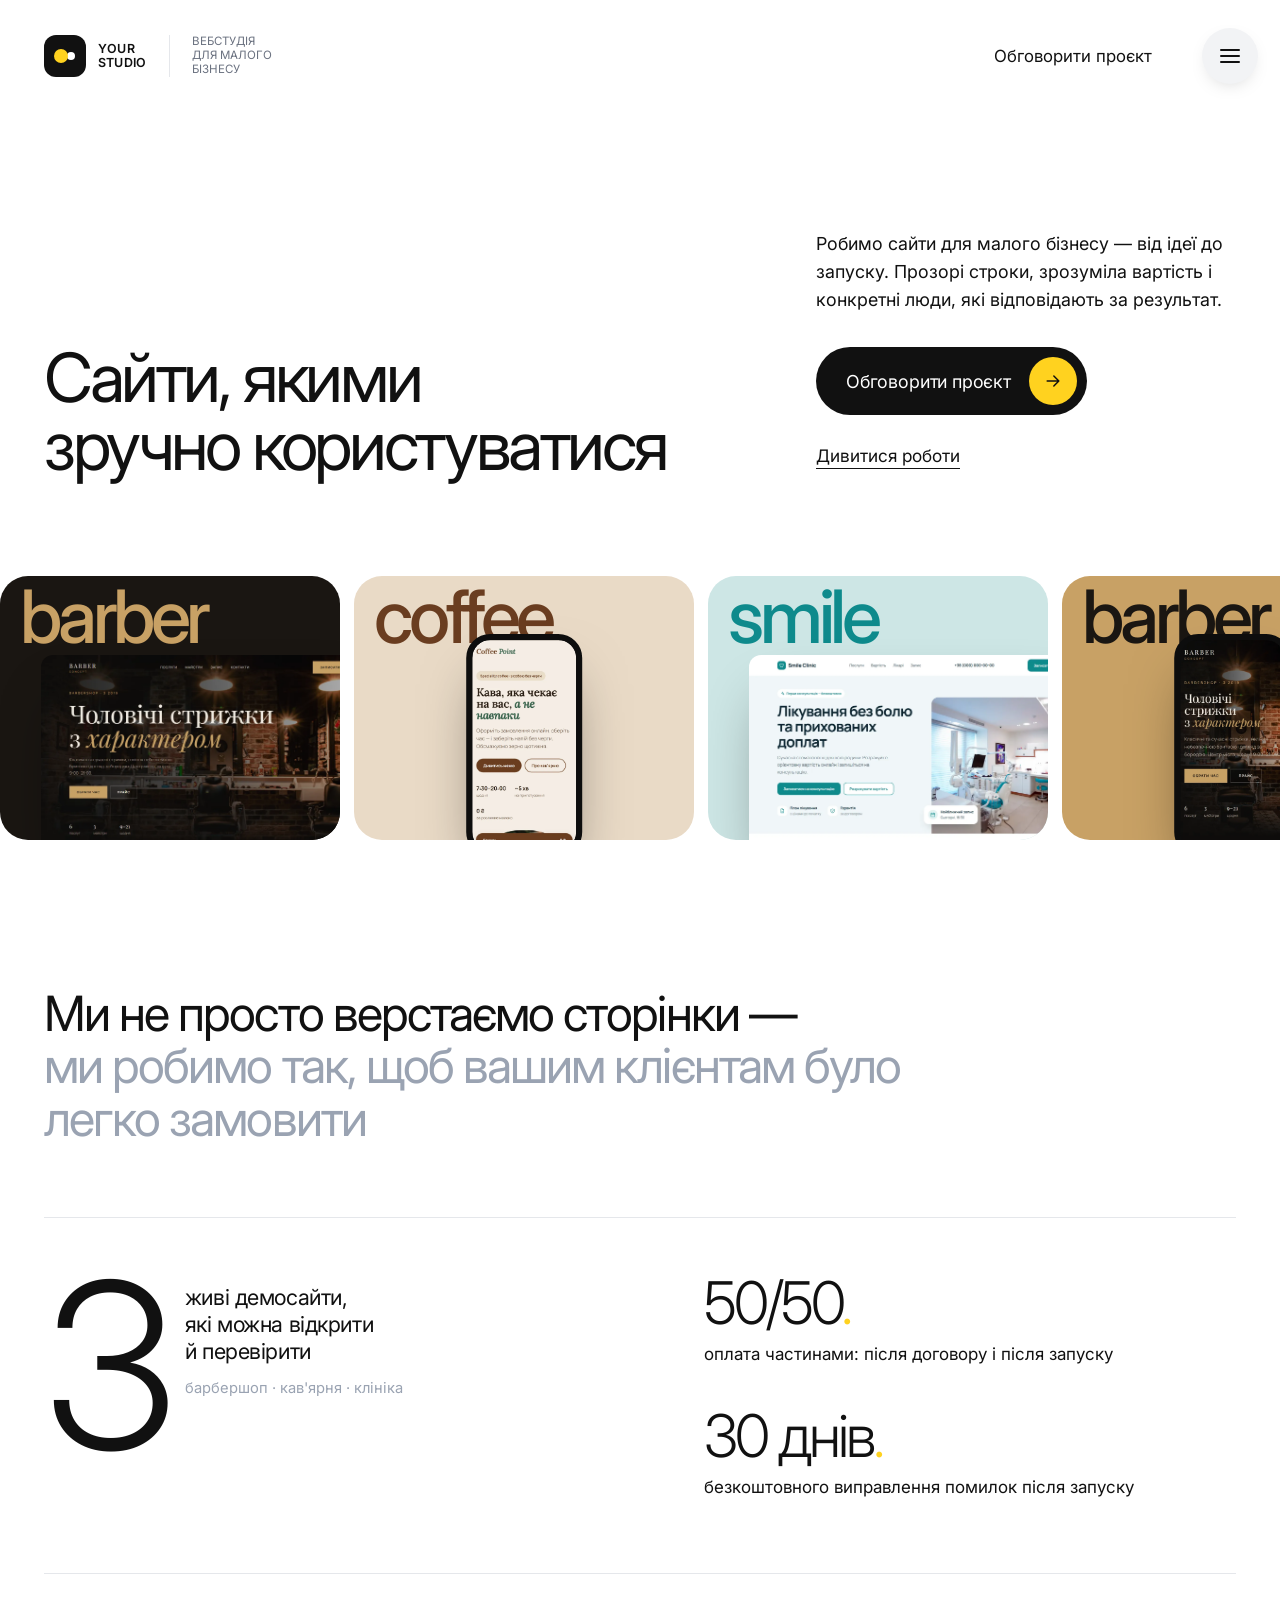
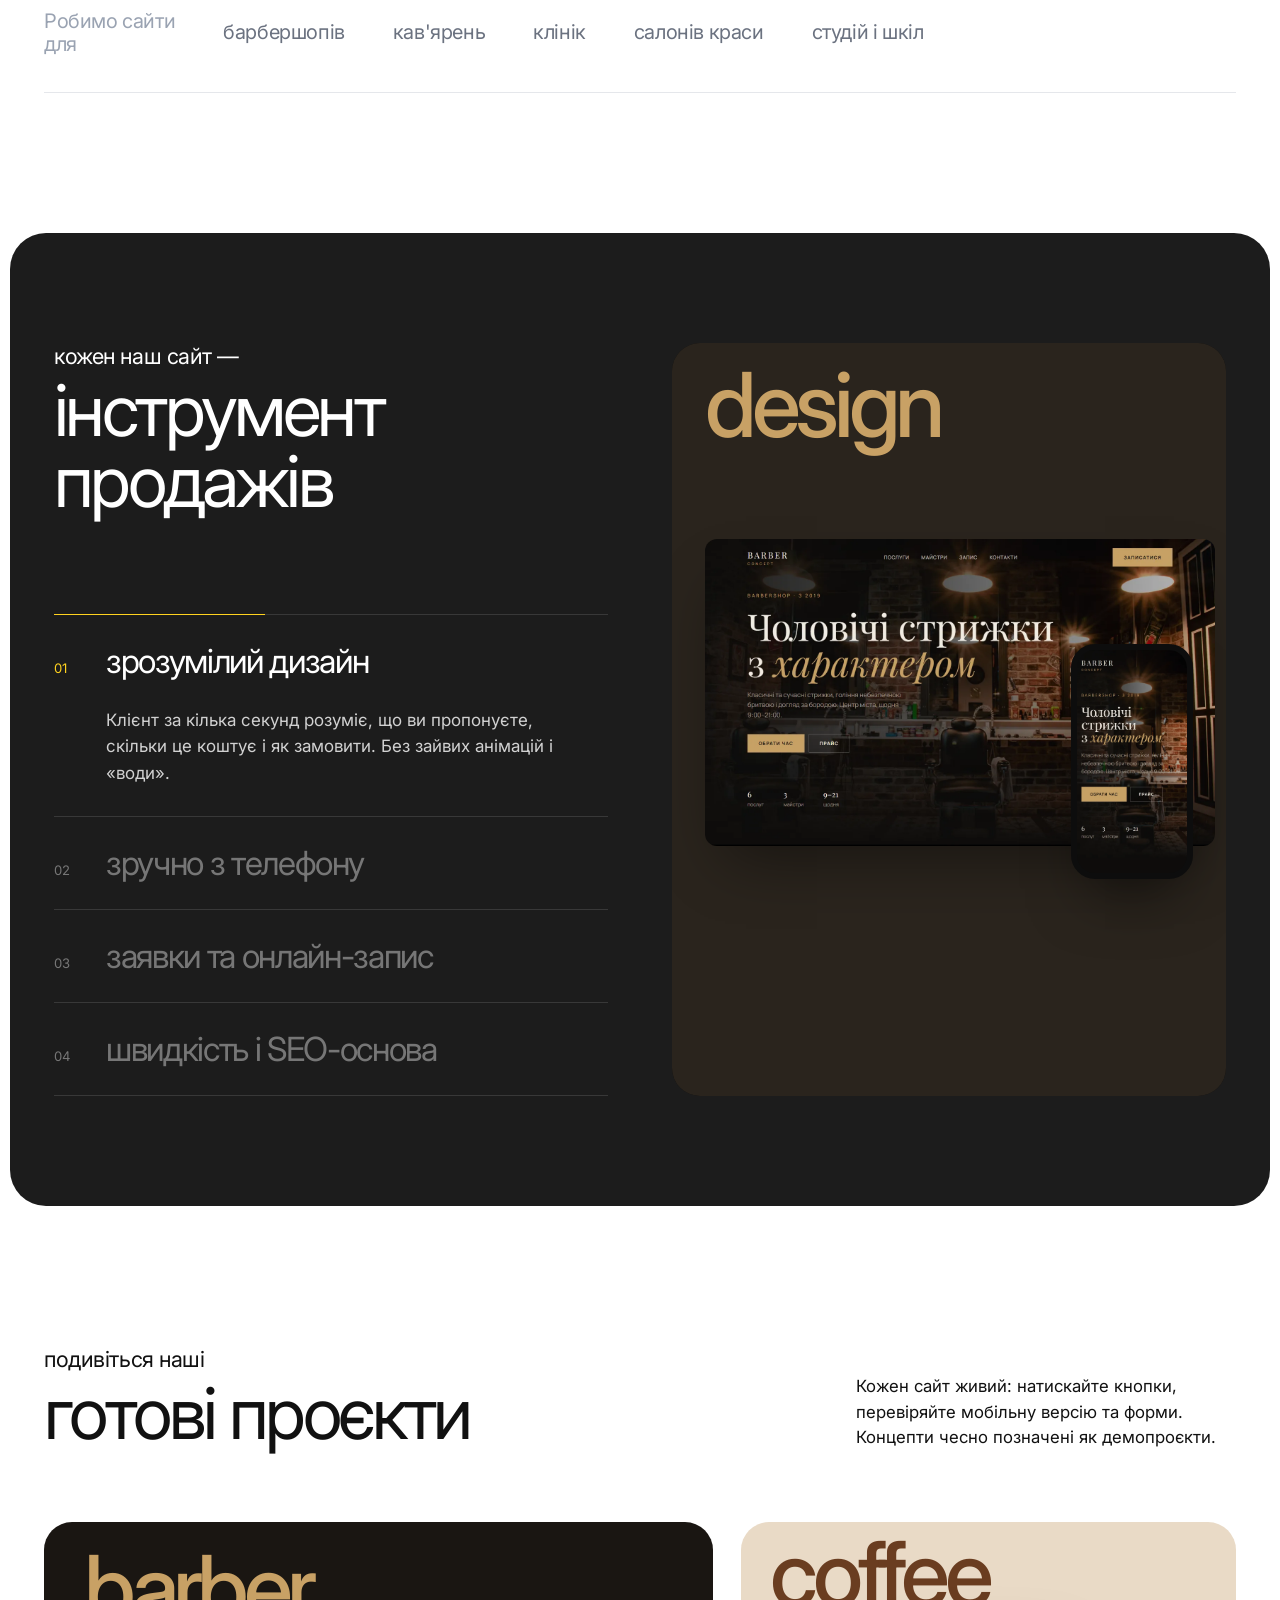
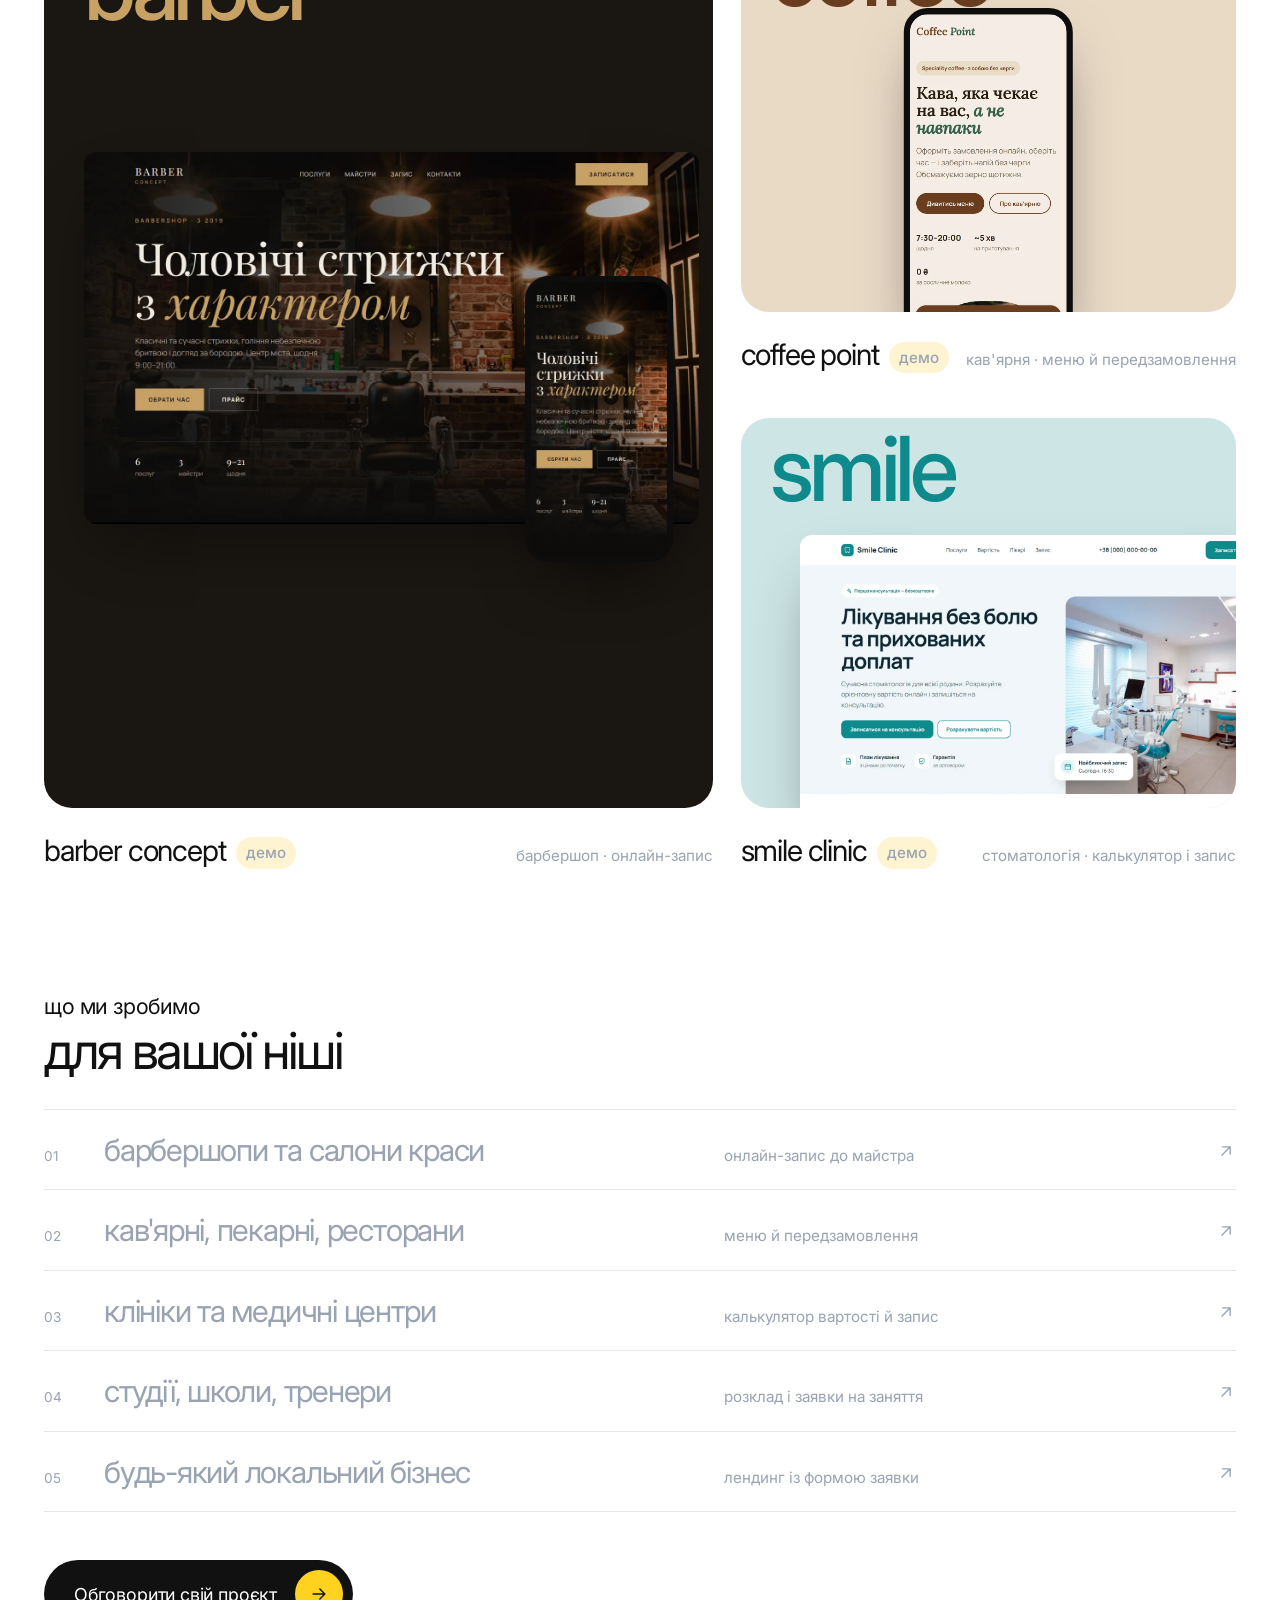
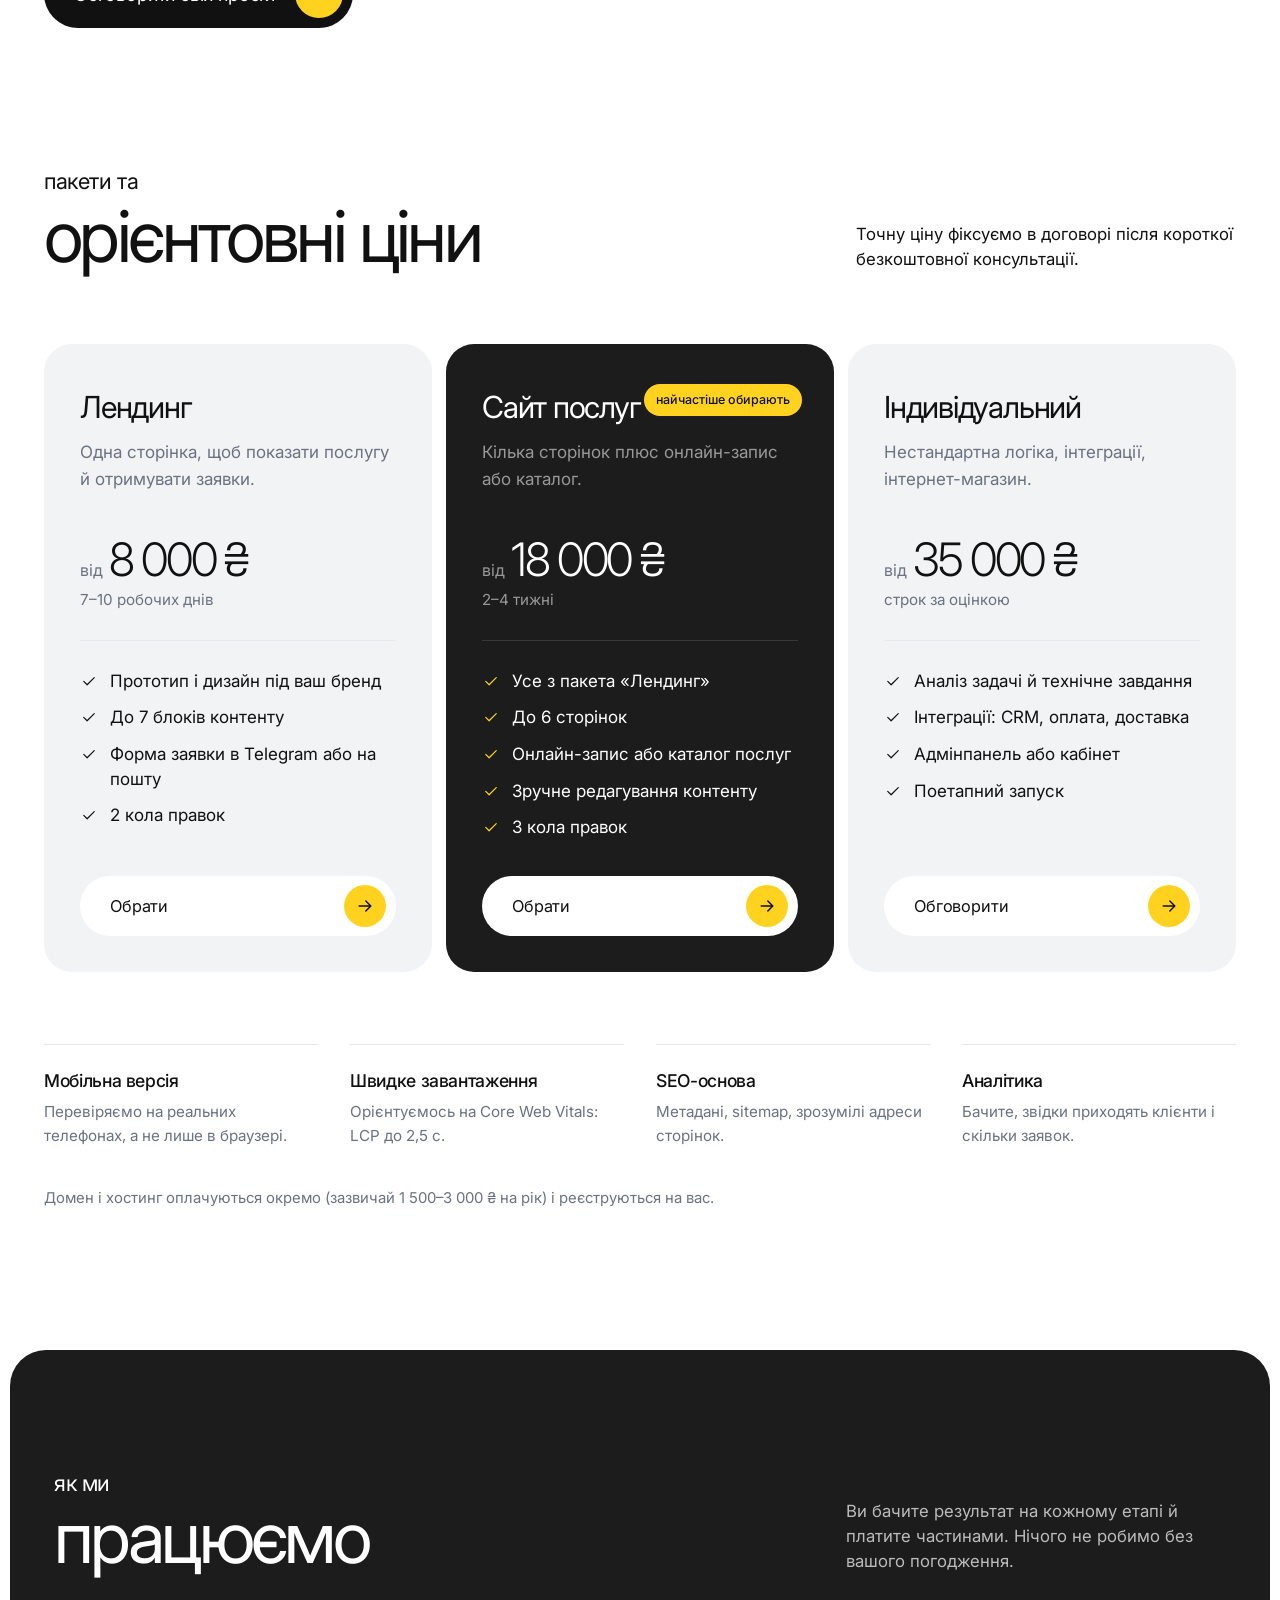
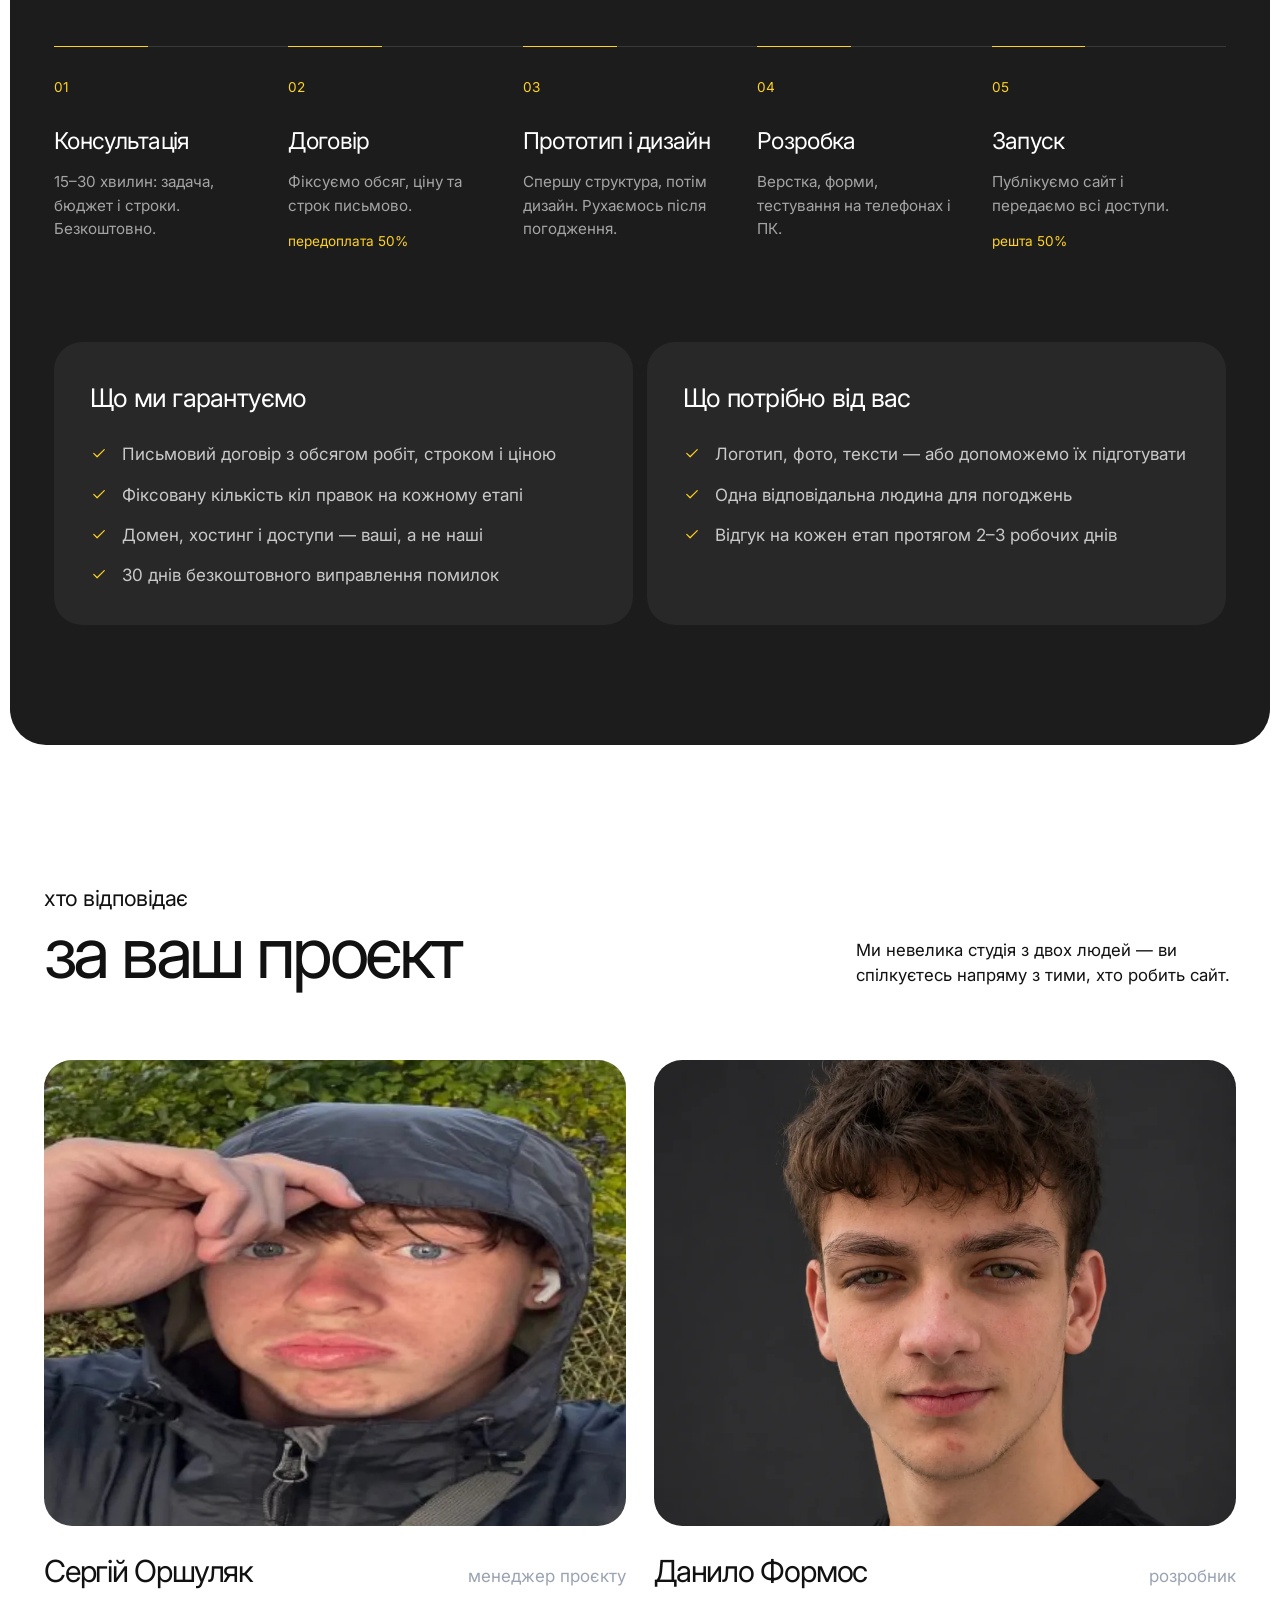
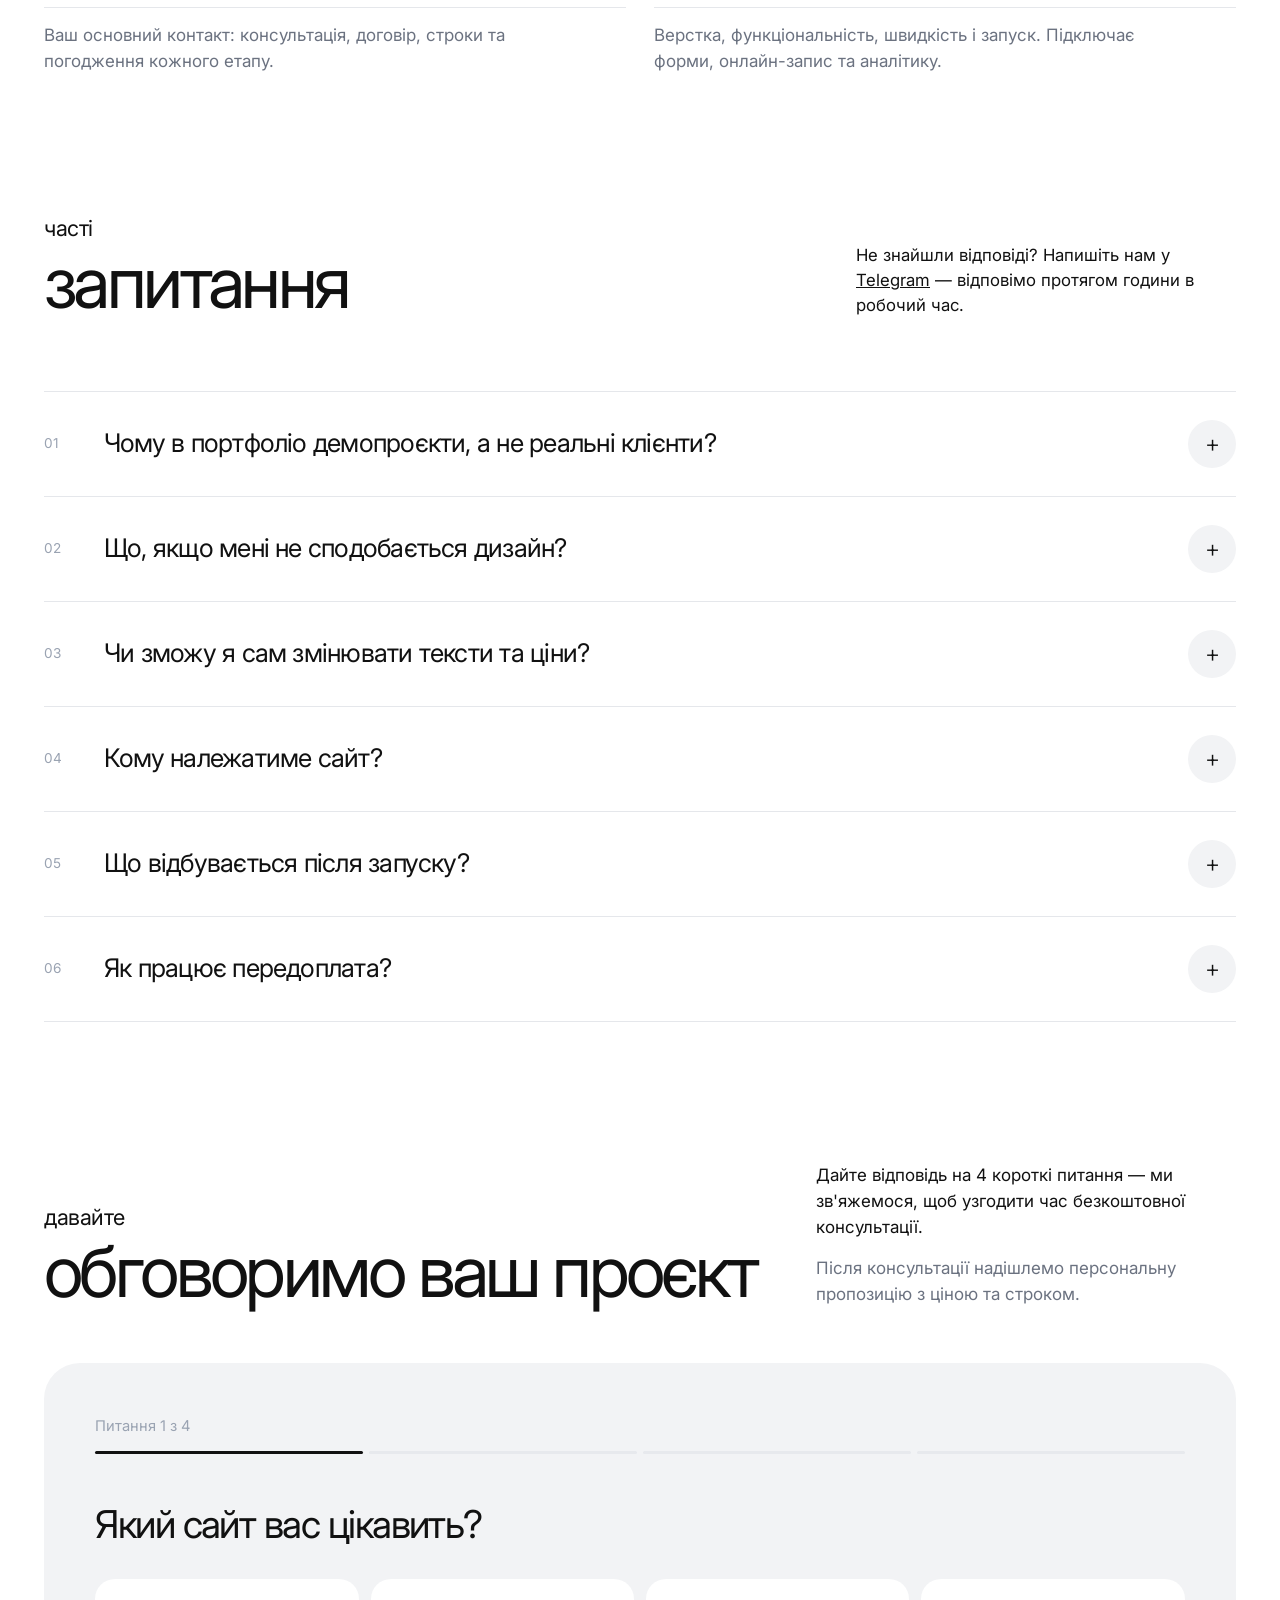
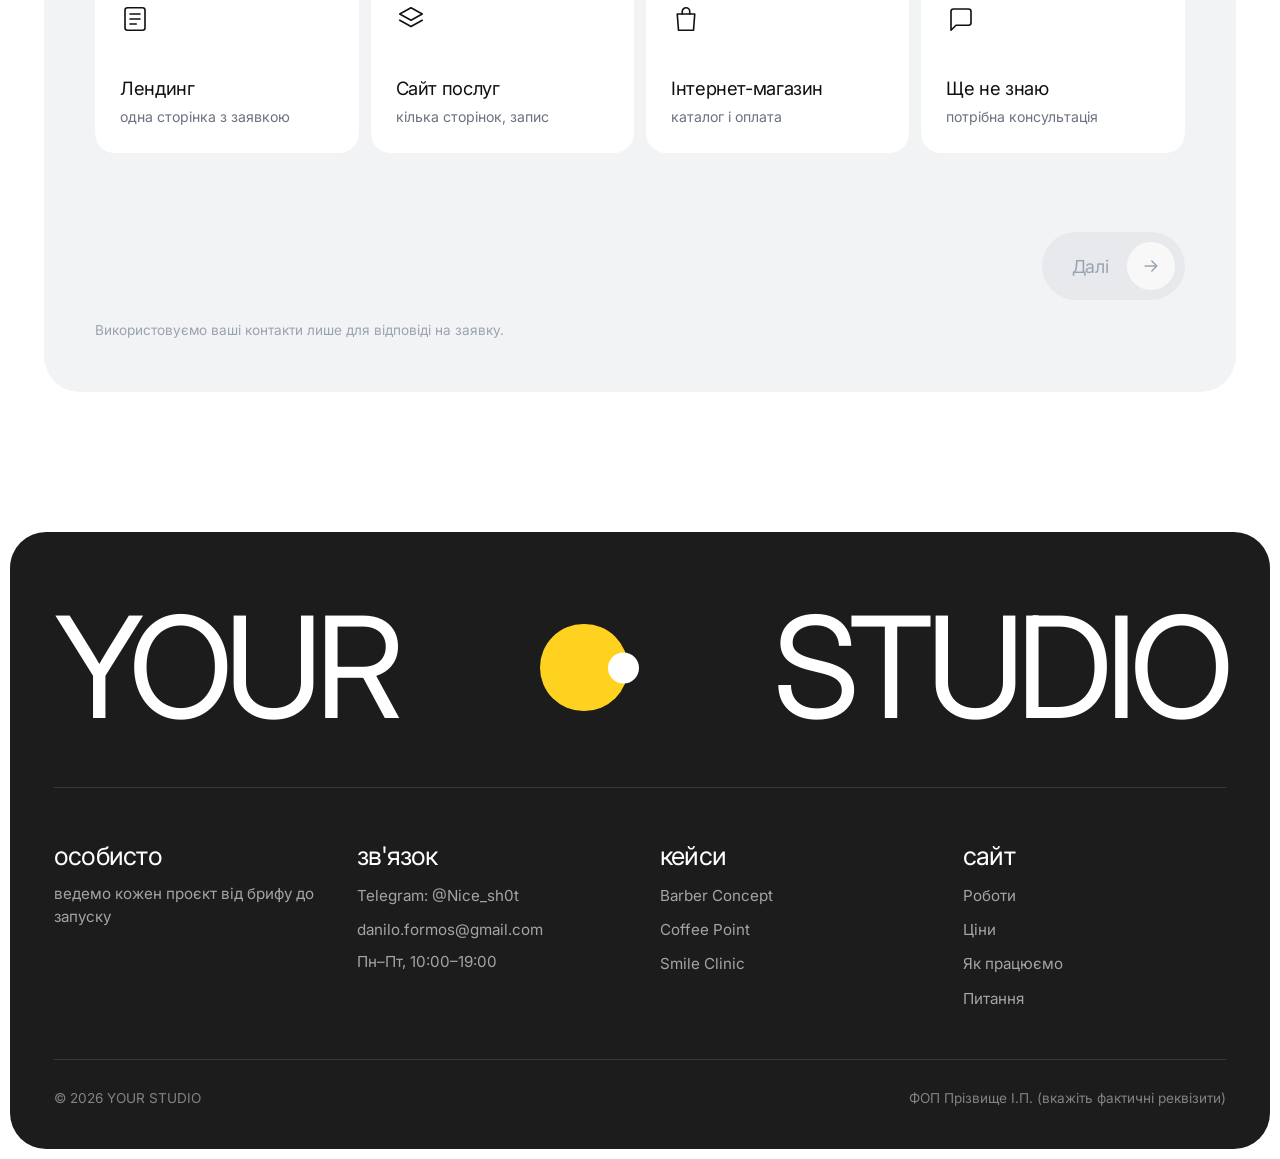
<file: index.html>
<!doctype html>
<html lang="uk">
<head>
  <meta charset="utf-8">
  <meta name="viewport" content="width=device-width, initial-scale=1">
  <title>YOUR STUDIO — сайти для малого бізнесу</title>
  <meta name="description" content="Створюємо сайти для малого бізнесу: лендинги, сайти послуг, онлайн-запис. Прозорі строки, зрозуміла вартість, договір і гарантія.">
  <link rel="canonical" href="https://studio-portfolio-xwlc.onrender.com/">
  <meta property="og:title" content="YOUR STUDIO — сайти для малого бізнесу">
  <meta property="og:description" content="Сайти, якими зручно користуватися. Подивіться наші роботи та умови.">
  <meta property="og:type" content="website">
  <meta property="og:image" content="https://studio-portfolio-xwlc.onrender.com/assets/shots/barber-desktop.webp">
  <meta name="theme-color" content="#ffffff">
  <link rel="icon" href="data:image/svg+xml,<svg xmlns='http://www.w3.org/2000/svg' viewBox='0 0 32 32'><rect width='32' height='32' rx='9' fill='%23111'/><circle cx='14' cy='16' r='6' fill='%23ffd21f'/><circle cx='21' cy='16' r='2.5' fill='white'/></svg>">
  <link rel="preconnect" href="https://fonts.googleapis.com">
  <link rel="preconnect" href="https://fonts.gstatic.com" crossorigin>
  <link rel="stylesheet" href="https://fonts.googleapis.com/css2?family=Inter:wght@300;400;500;600&display=swap">
  <link rel="stylesheet" href="assets/styles.css?v=11">
</head>
<body>
<svg width="0" height="0" style="position:absolute" aria-hidden="true">
  <symbol id="i-arrow" viewBox="0 0 24 24"><path d="M5 12h14M13 6l6 6-6 6"/></symbol>
  <symbol id="i-out" viewBox="0 0 24 24"><path d="M7 17L17 7M8 7h9v9"/></symbol>
  <symbol id="i-check" viewBox="0 0 24 24"><path d="M5 12.5l4.5 4.5L19 7.5"/></symbol>
  <symbol id="i-page" viewBox="0 0 24 24"><rect x="4" y="3" width="16" height="18" rx="2"/><path d="M8 8h8M8 12h8M8 16h5"/></symbol>
  <symbol id="i-layers" viewBox="0 0 24 24"><path d="M12 3l9 5-9 5-9-5z"/><path d="M3 13l9 5 9-5"/></symbol>
  <symbol id="i-bag" viewBox="0 0 24 24"><path d="M5 8h14l-1 13H6z"/><path d="M9 8V6a3 3 0 016 0v2"/></symbol>
  <symbol id="i-chat" viewBox="0 0 24 24"><path d="M20 15a2 2 0 01-2 2H8l-4 4V6a2 2 0 012-2h12a2 2 0 012 2z"/></symbol>
</svg>

<a class="skip" href="#main">Перейти до змісту</a>

<header class="site-header">
  <div class="container">
    <a href="index.html" class="brand" aria-label="YOUR STUDIO — на головну">
      <span class="brand-logo"><span class="brand-mark" aria-hidden="true"></span><span class="brand-name">Your<br>Studio</span></span>
      <span class="brand-sub">Вебстудія<br>для малого<br>бізнесу</span>
    </a>
    <div class="header-right">
      <a href="#contact" class="header-link" data-track="cta_header">Обговорити проєкт</a>
      <span class="menu-spacer" aria-hidden="true"></span>
    </div>
  </div>
</header>

<button class="menu-btn" aria-expanded="false" aria-controls="menu-panel" aria-label="Відкрити меню"><span></span></button>
<div class="menu-panel" id="menu-panel" aria-hidden="true">
  <nav aria-label="Головне меню">
    <ol>
      <li><a href="#works">Роботи</a></li>
      <li><a href="#services">Послуги та ціни</a></li>
      <li><a href="#process">Як ми працюємо</a></li>
      <li><a href="#team">Команда</a></li>
      <li><a href="#faq">Питання</a></li>
      <li><a href="#contact">Контакти</a></li>
    </ol>
  </nav>
  <div class="menu-contacts">
    <div><small>Telegram</small><a href="https://t.me/Nice_sh0t" target="_blank" rel="noopener">@Nice_sh0t</a></div>
    <div><small>Email</small><a href="mailto:danilo.formos@gmail.com">danilo.formos@gmail.com</a></div>
    <div><small>Графік</small>Пн–Пт, 10:00–19:00</div>
  </div>
</div>

<main id="main">

  <!-- HERO -->
  <section class="hero" style="padding-bottom:0">
    <div class="container hero-grid">
      <h1 class="display">Сайти, якими<br>зручно користуватися</h1>
      <div class="hero-side">
        <p class="lead">Робимо сайти для малого бізнесу — від ідеї до запуску. Прозорі строки, зрозуміла вартість і конкретні люди, які відповідають за результат.</p>
        <div class="hero-actions">
          <a href="#contact" class="btn" data-track="cta_hero_contact">Обговорити проєкт <span class="dot"><svg class="i"><use href="#i-arrow"/></svg></span></a>
          <a href="#works" class="link-u" data-track="cta_hero_works">Дивитися роботи</a>
        </div>
      </div>
    </div>

    <div class="strip" aria-label="Наші проєкти">
      <div class="strip-track">
        <a href="cases/barber.html" class="shot" style="--tint:#1a1612;--word:#c8a165"><span class="word">barber</span><span class="screen"><img src="assets/shots/barber-desktop.webp" alt="Barber Concept — версія для комп'ютера" width="1440" height="870"></span></a>
        <a href="cases/coffee.html" class="shot" style="--tint:#e9dac6;--word:#6a3d20"><span class="word">coffee</span><span class="phone-s"><img src="assets/shots/coffee-mobile.webp" alt="Coffee Point — мобільна версія" width="585" height="1185"></span></a>
        <a href="cases/dental.html" class="shot" style="--tint:#cde6e5;--word:#0e8a8c"><span class="word">smile</span><span class="screen"><img src="assets/shots/dental-desktop.webp" alt="Smile Clinic — версія для комп'ютера" width="1440" height="870"></span></a>
        <a href="cases/barber.html" class="shot" style="--tint:#c8a165;--word:#1a1612"><span class="word">barber</span><span class="phone-s"><img src="assets/shots/barber-mobile.webp" alt="Barber Concept — мобільна версія" width="585" height="1185"></span></a>
        <a href="cases/coffee.html" class="shot" style="--tint:#35604a;--word:#f5eee4"><span class="word">coffee</span><span class="screen"><img src="assets/shots/coffee-desktop.webp" alt="Coffee Point — версія для комп'ютера" width="1440" height="870"></span></a>
        <a href="cases/dental.html" class="shot" style="--tint:#0e8a8c;--word:#e4f5f2"><span class="word">smile</span><span class="phone-s"><img src="assets/shots/dental-mobile.webp" alt="Smile Clinic — мобільна версія" width="585" height="1185"></span></a>
        <!-- дубль для безшовної прокрутки -->
        <a href="cases/barber.html" class="shot" style="--tint:#1a1612;--word:#c8a165" aria-hidden="true" tabindex="-1"><span class="word">barber</span><span class="screen"><img src="assets/shots/barber-desktop.webp" alt="" width="1440" height="870" loading="lazy"></span></a>
        <a href="cases/coffee.html" class="shot" style="--tint:#e9dac6;--word:#6a3d20" aria-hidden="true" tabindex="-1"><span class="word">coffee</span><span class="phone-s"><img src="assets/shots/coffee-mobile.webp" alt="" width="585" height="1185" loading="lazy"></span></a>
        <a href="cases/dental.html" class="shot" style="--tint:#cde6e5;--word:#0e8a8c" aria-hidden="true" tabindex="-1"><span class="word">smile</span><span class="screen"><img src="assets/shots/dental-desktop.webp" alt="" width="1440" height="870" loading="lazy"></span></a>
        <a href="cases/barber.html" class="shot" style="--tint:#c8a165;--word:#1a1612" aria-hidden="true" tabindex="-1"><span class="word">barber</span><span class="phone-s"><img src="assets/shots/barber-mobile.webp" alt="" width="585" height="1185" loading="lazy"></span></a>
        <a href="cases/coffee.html" class="shot" style="--tint:#35604a;--word:#f5eee4" aria-hidden="true" tabindex="-1"><span class="word">coffee</span><span class="screen"><img src="assets/shots/coffee-desktop.webp" alt="" width="1440" height="870" loading="lazy"></span></a>
        <a href="cases/dental.html" class="shot" style="--tint:#0e8a8c;--word:#e4f5f2" aria-hidden="true" tabindex="-1"><span class="word">smile</span><span class="phone-s"><img src="assets/shots/dental-mobile.webp" alt="" width="585" height="1185" loading="lazy"></span></a>
      </div>
    </div>
  </section>

  <!-- STATEMENT + NUMBERS -->
  <section class="statement">
    <div class="container">
      <h2 class="h-statement">Ми не просто верстаємо сторінки —<br><span class="grey">ми робимо так, щоб вашим клієнтам було легко замовити</span></h2>

      <div class="numbers">
        <div class="num-big">
          <b>3</b>
          <span>живі демосайти,<br>які можна відкрити<br>й перевірити<small>барбершоп · кав'ярня · клініка</small></span>
        </div>
        <div class="num-list">
          <div class="num-item"><b>50/50<em>.</em></b><span>оплата частинами: після договору і після запуску</span></div>
          <div class="num-item"><b>30 днів<em>.</em></b><span>безкоштовного виправлення помилок після запуску</span></div>
        </div>
      </div>

      <div class="niches-row">
        <span class="lbl">Робимо сайти<br>для</span>
        <span>барбершопів</span><span>кав'ярень</span><span>клінік</span><span>салонів краси</span><span>студій і шкіл</span>
      </div>
    </div>
  </section>

  <!-- FEATURES (dark) -->
  <section class="dark-block features" aria-labelledby="feat-title">
    <div class="container features-grid">
      <div>
        <h2 id="feat-title"><span class="h-pre">кожен наш сайт —</span><span class="h-main">інструмент продажів</span></h2>
        <div class="acc" data-acc>
          <div class="acc-item on">
            <button class="acc-btn" aria-expanded="true"><small>01</small>зрозумілий дизайн</button>
            <div class="acc-body"><div><p>Клієнт за кілька секунд розуміє, що ви пропонуєте, скільки це коштує і як замовити. Без зайвих анімацій і «води».</p></div></div>
          </div>
          <div class="acc-item">
            <button class="acc-btn" aria-expanded="false"><small>02</small>зручно з телефону</button>
            <div class="acc-body"><div><p>Більшість ваших клієнтів приходить зі смартфона. Тому мобільну версію ми проєктуємо першою і перевіряємо на реальних пристроях.</p></div></div>
          </div>
          <div class="acc-item">
            <button class="acc-btn" aria-expanded="false"><small>03</small>заявки та онлайн-запис</button>
            <div class="acc-body"><div><p>Форми, запис до майстра, передзамовлення — заявки надходять у Telegram або на пошту, і ви бачите їх одразу.</p></div></div>
          </div>
          <div class="acc-item">
            <button class="acc-btn" aria-expanded="false"><small>04</small>швидкість і SEO-основа</button>
            <div class="acc-body"><div><p>Орієнтуємось на Core Web Vitals (LCP до 2,5 с), налаштовуємо метадані, sitemap і аналітику, щоб ви бачили, звідки приходять клієнти.</p></div></div>
          </div>
        </div>
      </div>
      <div class="features-media" aria-hidden="true">
        <div class="shot combo on" style="--tint:#2a241d;--word:#c8a165"><span class="word">design</span><span class="screen"><img src="assets/shots/barber-desktop.webp" alt="" loading="lazy"></span><span class="phone-s"><img src="assets/shots/barber-mobile.webp" alt="" loading="lazy"></span></div>
        <div class="shot" style="--tint:#e9dac6;--word:#6a3d20"><span class="word">mobile</span><span class="phone-s" style="width:46%;top:16%"><img src="assets/shots/coffee-mobile.webp" alt="" loading="lazy"></span></div>
        <div class="shot" style="--tint:#cde6e5;--word:#0e8a8c"><span class="word">booking</span><span class="screen" style="top:24%;left:8%"><img src="assets/shots/dental-desktop.webp" alt="" loading="lazy"></span></div>
        <div class="shot" style="--tint:#35604a;--word:#f5eee4"><span class="word">speed</span><span class="screen" style="top:24%;left:8%"><img src="assets/shots/coffee-desktop.webp" alt="" loading="lazy"></span></div>
      </div>
    </div>
  </section>

  <!-- WORKS -->
  <section id="works">
    <div class="container">
      <div class="sec-head">
        <h2><span class="h-pre">подивіться наші</span><span class="h-main">готові проєкти</span></h2>
        <p>Кожен сайт живий: натискайте кнопки, перевіряйте мобільну версію та форми. Концепти чесно позначені як демопроєкти.</p>
      </div>

      <div class="works-grid">
        <article class="work big">
          <a href="cases/barber.html" class="shot combo" style="--tint:#1a1612;--word:#c8a165" aria-label="Кейс Barber Concept"><span class="word">barber</span><span class="screen"><img src="assets/shots/barber-desktop.webp" alt="" width="1440" height="870" loading="lazy"></span><span class="phone-s"><img src="assets/shots/barber-mobile.webp" alt="" width="585" height="1185" loading="lazy"></span></a>
          <div class="work-meta"><h3><a href="cases/barber.html">barber concept</a><span class="tag-demo">демо</span></h3><span>барбершоп · онлайн-запис</span></div>
        </article>
        <div class="works-col">
          <article class="work">
            <a href="cases/coffee.html" class="shot" style="--tint:#e9dac6;--word:#6a3d20" aria-label="Кейс Coffee Point"><span class="word">coffee</span><span class="phone-s"><img src="assets/shots/coffee-mobile.webp" alt="" width="585" height="1185" loading="lazy"></span></a>
            <div class="work-meta"><h3><a href="cases/coffee.html">coffee point</a><span class="tag-demo">демо</span></h3><span>кав'ярня · меню й передзамовлення</span></div>
          </article>
          <article class="work">
            <a href="cases/dental.html" class="shot" style="--tint:#cde6e5;--word:#0e8a8c" aria-label="Кейс Smile Clinic"><span class="word">smile</span><span class="screen"><img src="assets/shots/dental-desktop.webp" alt="" width="1440" height="870" loading="lazy"></span></a>
            <div class="work-meta"><h3><a href="cases/dental.html">smile clinic</a><span class="tag-demo">демо</span></h3><span>стоматологія · калькулятор і запис</span></div>
          </article>
        </div>
      </div>

      <h3 class="rows-title"><span class="h-pre">що ми зробимо</span><span class="h-main" style="font-size:clamp(2.2rem,4vw,3.6rem)">для вашої ніші</span></h3>
      <ol class="rows">
        <li><a href="cases/barber.html"><span class="t">барбершопи та салони краси</span><span class="d">онлайн-запис до майстра</span><svg class="i"><use href="#i-out"/></svg></a></li>
        <li><a href="cases/coffee.html"><span class="t">кав'ярні, пекарні, ресторани</span><span class="d">меню й передзамовлення</span><svg class="i"><use href="#i-out"/></svg></a></li>
        <li><a href="cases/dental.html"><span class="t">клініки та медичні центри</span><span class="d">калькулятор вартості й запис</span><svg class="i"><use href="#i-out"/></svg></a></li>
        <li><a href="#contact"><span class="t">студії, школи, тренери</span><span class="d">розклад і заявки на заняття</span><svg class="i"><use href="#i-out"/></svg></a></li>
        <li><a href="#contact"><span class="t">будь-який локальний бізнес</span><span class="d">лендинг із формою заявки</span><svg class="i"><use href="#i-out"/></svg></a></li>
      </ol>
      <div class="rows-cta"><a href="#contact" class="btn" data-track="cta_works">Обговорити свій проєкт <span class="dot"><svg class="i"><use href="#i-arrow"/></svg></span></a></div>
    </div>
  </section>

  <!-- SERVICES -->
  <section id="services" style="padding-top:0">
    <div class="container">
      <div class="sec-head">
        <h2><span class="h-pre">пакети та</span><span class="h-main">орієнтовні ціни</span></h2>
        <p>Точну ціну фіксуємо в договорі після короткої безкоштовної консультації.</p>
      </div>

      <div class="pricing">
        <div class="price-card">
          <h3>Лендинг</h3>
          <p class="desc">Одна сторінка, щоб показати послугу й отримувати заявки.</p>
          <div class="price"><small>від</small>8 000 ₴</div>
          <span class="term">7–10 робочих днів</span>
          <ul>
            <li><svg class="i"><use href="#i-check"/></svg>Прототип і дизайн під ваш бренд</li>
            <li><svg class="i"><use href="#i-check"/></svg>До 7 блоків контенту</li>
            <li><svg class="i"><use href="#i-check"/></svg>Форма заявки в Telegram або на пошту</li>
            <li><svg class="i"><use href="#i-check"/></svg>2 кола правок</li>
          </ul>
          <a href="?type=landing#contact" class="btn block" data-track="price_landing">Обрати <span class="dot"><svg class="i"><use href="#i-arrow"/></svg></span></a>
        </div>
        <div class="price-card featured">
          <span class="flag">найчастіше обирають</span>
          <h3>Сайт послуг</h3>
          <p class="desc">Кілька сторінок плюс онлайн-запис або каталог.</p>
          <div class="price"><small>від</small>18 000 ₴</div>
          <span class="term">2–4 тижні</span>
          <ul>
            <li><svg class="i"><use href="#i-check"/></svg>Усе з пакета «Лендинг»</li>
            <li><svg class="i"><use href="#i-check"/></svg>До 6 сторінок</li>
            <li><svg class="i"><use href="#i-check"/></svg>Онлайн-запис або каталог послуг</li>
            <li><svg class="i"><use href="#i-check"/></svg>Зручне редагування контенту</li>
            <li><svg class="i"><use href="#i-check"/></svg>3 кола правок</li>
          </ul>
          <a href="?type=services#contact" class="btn block light" data-track="price_services">Обрати <span class="dot"><svg class="i"><use href="#i-arrow"/></svg></span></a>
        </div>
        <div class="price-card">
          <h3>Індивідуальний</h3>
          <p class="desc">Нестандартна логіка, інтеграції, інтернет-магазин.</p>
          <div class="price"><small>від</small>35 000 ₴</div>
          <span class="term">строк за оцінкою</span>
          <ul>
            <li><svg class="i"><use href="#i-check"/></svg>Аналіз задачі й технічне завдання</li>
            <li><svg class="i"><use href="#i-check"/></svg>Інтеграції: CRM, оплата, доставка</li>
            <li><svg class="i"><use href="#i-check"/></svg>Адмінпанель або кабінет</li>
            <li><svg class="i"><use href="#i-check"/></svg>Поетапний запуск</li>
          </ul>
          <a href="?type=shop#contact" class="btn block" data-track="price_custom">Обговорити <span class="dot"><svg class="i"><use href="#i-arrow"/></svg></span></a>
        </div>
      </div>

      <div class="included">
        <div><b>Мобільна версія</b><p>Перевіряємо на реальних телефонах, а не лише в браузері.</p></div>
        <div><b>Швидке завантаження</b><p>Орієнтуємось на Core Web Vitals: LCP до 2,5 с.</p></div>
        <div><b>SEO-основа</b><p>Метадані, sitemap, зрозумілі адреси сторінок.</p></div>
        <div><b>Аналітика</b><p>Бачите, звідки приходять клієнти і скільки заявок.</p></div>
      </div>
      <p class="note">Домен і хостинг оплачуються окремо (зазвичай 1 500–3 000 ₴ на рік) і реєструються на вас.</p>
    </div>
  </section>

  <!-- PROCESS (dark) -->
  <section id="process" class="dark-block process">
    <div class="container">
      <div class="sec-head">
        <h2><span class="h-pre">як ми</span><span class="h-main">працюємо</span></h2>
        <p>Ви бачите результат на кожному етапі й платите частинами. Нічого не робимо без вашого погодження.</p>
      </div>
      <ol class="steps">
        <li><h3>Консультація</h3><p>15–30 хвилин: задача, бюджет і строки. Безкоштовно.</p></li>
        <li><h3>Договір</h3><p>Фіксуємо обсяг, ціну та строк письмово.</p><span class="pay">передоплата 50%</span></li>
        <li><h3>Прототип і дизайн</h3><p>Спершу структура, потім дизайн. Рухаємось після погодження.</p></li>
        <li><h3>Розробка</h3><p>Верстка, форми, тестування на телефонах і ПК.</p></li>
        <li><h3>Запуск</h3><p>Публікуємо сайт і передаємо всі доступи.</p><span class="pay">решта 50%</span></li>
      </ol>
      <div class="terms-row">
        <div class="terms-box">
          <h3>Що ми гарантуємо</h3>
          <ul class="terms">
            <li><svg class="i"><use href="#i-check"/></svg>Письмовий договір з обсягом робіт, строком і ціною</li>
            <li><svg class="i"><use href="#i-check"/></svg>Фіксовану кількість кіл правок на кожному етапі</li>
            <li><svg class="i"><use href="#i-check"/></svg>Домен, хостинг і доступи — ваші, а не наші</li>
            <li><svg class="i"><use href="#i-check"/></svg>30 днів безкоштовного виправлення помилок</li>
          </ul>
        </div>
        <div class="terms-box">
          <h3>Що потрібно від вас</h3>
          <ul class="terms">
            <li><svg class="i"><use href="#i-check"/></svg>Логотип, фото, тексти — або допоможемо їх підготувати</li>
            <li><svg class="i"><use href="#i-check"/></svg>Одна відповідальна людина для погоджень</li>
            <li><svg class="i"><use href="#i-check"/></svg>Відгук на кожен етап протягом 2–3 робочих днів</li>
          </ul>
        </div>
      </div>
    </div>
  </section>

  <!-- TEAM -->
  <section id="team">
    <div class="container">
      <div class="sec-head">
        <h2><span class="h-pre">хто відповідає</span><span class="h-main">за ваш проєкт</span></h2>
        <p>Ми невелика студія з двох людей — ви спілкуєтесь напряму з тими, хто робить сайт.</p>
      </div>
      <div class="team">
        <article class="person">
          <div class="photo"><img src="assets/team/serhii-orshuliak.webp" alt="Сергій Оршуляк, менеджер проєкту" width="1000" height="800" loading="lazy"></div>
          <div class="person-meta"><h3>Сергій Оршуляк</h3><span>менеджер проєкту</span></div>
          <p>Ваш основний контакт: консультація, договір, строки та погодження кожного етапу.</p>
        </article>
        <article class="person">
          <div class="photo"><img src="assets/team/danylo-formos.webp" alt="Данило Формос, розробник" width="1000" height="800" loading="lazy"></div>
          <div class="person-meta"><h3>Данило Формос</h3><span>розробник</span></div>
          <p>Верстка, функціональність, швидкість і запуск. Підключає форми, онлайн-запис та аналітику.</p>
        </article>
      </div>
    </div>
  </section>

  <!-- FAQ -->
  <section id="faq" style="padding-top:0">
    <div class="container">
      <div class="sec-head">
        <h2><span class="h-pre">часті</span><span class="h-main">запитання</span></h2>
        <p>Не знайшли відповіді? Напишіть нам у <a href="https://t.me/Nice_sh0t" target="_blank" rel="noopener">Telegram</a> — відповімо протягом години в робочий час.</p>
      </div>
      <div class="faq-list">
        <details><summary><span class="n">01</span><span class="q">Чому в портфоліо демопроєкти, а не реальні клієнти?</span><span class="pm" aria-hidden="true"></span></summary><p>Ми нова студія і показуємо чесно: концепти створені, щоб продемонструвати рівень дизайну та функцій. Кожен із них можна відкрити й перевірити. Реальні роботи додаватимемо з дозволу клієнтів.</p></details>
        <details><summary><span class="n">02</span><span class="q">Що, якщо мені не сподобається дизайн?</span><span class="pm" aria-hidden="true"></span></summary><p>Ми погоджуємо прототип до дизайну, а дизайн — до розробки. У договорі зафіксована кількість кіл правок, тож ви отримаєте результат, який вас влаштовує.</p></details>
        <details><summary><span class="n">03</span><span class="q">Чи зможу я сам змінювати тексти та ціни?</span><span class="pm" aria-hidden="true"></span></summary><p>Так. У пакеті «Сайт послуг» і вище ми робимо зручне редагування контенту та показуємо, як ним користуватися.</p></details>
        <details><summary><span class="n">04</span><span class="q">Кому належатиме сайт?</span><span class="pm" aria-hidden="true"></span></summary><p>Вам. Домен і хостинг реєструються на вас, після оплати ми передаємо всі доступи та вихідний код.</p></details>
        <details><summary><span class="n">05</span><span class="q">Що відбувається після запуску?</span><span class="pm" aria-hidden="true"></span></summary><p>30 днів ми безкоштовно виправляємо помилки. Далі — за потреби окремий договір на супровід або разові доопрацювання.</p></details>
        <details><summary><span class="n">06</span><span class="q">Як працює передоплата?</span><span class="pm" aria-hidden="true"></span></summary><p>50% після підписання договору, 50% — після запуску. Для великих проєктів оплата ділиться на більше етапів.</p></details>
      </div>
    </div>
  </section>

  <!-- CONTACT / QUIZ -->
  <section id="contact" style="padding-top:0">
    <div class="container">
      <div class="contact-intro">
        <h2><span class="h-pre">давайте</span><span class="h-main">обговоримо ваш проєкт</span></h2>
        <div class="side">
          <p>Дайте відповідь на 4 короткі питання — ми зв'яжемося, щоб узгодити час безкоштовної консультації.</p>
          <p class="muted">Після консультації надішлемо персональну пропозицію з ціною та строком.</p>
        </div>
      </div>

      <form class="quiz" id="quiz" novalidate>
        <div class="quiz-top" data-step-label>Питання 1 з 4</div>
        <div class="quiz-bars" aria-hidden="true"><span class="on"></span><span></span><span></span><span></span></div>
        <div class="hp" aria-hidden="true"><label for="q-hp">Не заповнюйте це поле</label><input id="q-hp" type="text" name="_honey" tabindex="-1" autocomplete="off"></div>

        <fieldset data-step>
          <legend>Який сайт вас цікавить?</legend>
          <div class="options four">
            <label class="option"><input type="radio" name="type" value="landing"><span><svg class="i"><use href="#i-page"/></svg>Лендинг<small>одна сторінка з заявкою</small></span></label>
            <label class="option"><input type="radio" name="type" value="services"><span><svg class="i"><use href="#i-layers"/></svg>Сайт послуг<small>кілька сторінок, запис</small></span></label>
            <label class="option"><input type="radio" name="type" value="shop"><span><svg class="i"><use href="#i-bag"/></svg>Інтернет-магазин<small>каталог і оплата</small></span></label>
            <label class="option"><input type="radio" name="type" value="unknown"><span><svg class="i"><use href="#i-chat"/></svg>Ще не знаю<small>потрібна консультація</small></span></label>
          </div>
        </fieldset>

        <fieldset data-step class="hidden">
          <legend>Які функції потрібні?</legend>
          <div class="options">
            <label class="option compact"><input type="checkbox" name="features" value="Форма заявки"><span>Форма заявки</span></label>
            <label class="option compact"><input type="checkbox" name="features" value="Онлайн-запис"><span>Онлайн-запис</span></label>
            <label class="option compact"><input type="checkbox" name="features" value="Каталог / меню"><span>Каталог / меню</span></label>
            <label class="option compact"><input type="checkbox" name="features" value="Оплата онлайн"><span>Оплата онлайн</span></label>
            <label class="option compact"><input type="checkbox" name="features" value="Кілька мов"><span>Кілька мов</span></label>
            <label class="option compact"><input type="checkbox" name="features" value="Порадьте"><span>Порадьте мені</span></label>
          </div>
        </fieldset>

        <fieldset data-step class="hidden">
          <legend>Коли плануєте запуск?</legend>
          <div class="options">
            <label class="option compact"><input type="radio" name="when" value="ASAP"><span>Якнайшвидше</span></label>
            <label class="option compact"><input type="radio" name="when" value="1 місяць"><span>Протягом місяця</span></label>
            <label class="option compact"><input type="radio" name="when" value="2-3 місяці"><span>За 2–3 місяці</span></label>
            <label class="option compact"><input type="radio" name="when" value="Поки дізнаюсь"><span>Поки що дізнаюсь</span></label>
          </div>
        </fieldset>

        <fieldset data-step class="hidden">
          <legend>Як із вами зв'язатися?</legend>
          <div class="fields">
            <div class="field"><label for="q-name">Ім'я</label><input id="q-name" name="name" autocomplete="name" required></div>
            <div class="field"><label for="q-contact">Telegram, телефон або email</label><input id="q-contact" name="contact" required></div>
            <div class="field full"><label for="q-comment">Коментар (необов'язково)</label><textarea id="q-comment" name="comment" rows="3" placeholder="Наприклад: барбершоп у Львові, є логотип і фото"></textarea></div>
          </div>
        </fieldset>

        <p class="quiz-error" role="alert"></p>
        <div class="quiz-nav">
          <button type="button" class="btn-ghost hidden" data-back>Назад</button>
          <button type="button" class="btn" data-next><span data-next-label>Далі</span> <span class="dot"><svg class="i"><use href="#i-arrow"/></svg></span></button>
        </div>
        <p class="quiz-privacy">Використовуємо ваші контакти лише для відповіді на заявку.</p>
      </form>

      <div class="quiz quiz-done hidden" id="quiz-done" tabindex="-1">
        <div class="tick" aria-hidden="true"><svg class="i"><use href="#i-check"/></svg></div>
        <h3>Дякуємо за заявку</h3>
        <p data-done-text></p>
        <p>Далі: узгоджуємо час консультації → обговорюємо задачу → надсилаємо пропозицію з ціною та строком.</p>
      </div>
    </div>
  </section>
</main>

<footer class="site-footer dark-block">
  <div class="container">
    <div class="wordmark" aria-hidden="true"><span>YOUR</span><i></i><span>STUDIO</span></div>
    <div class="footer-grid">
      <div><h4>особисто</h4><p>ведемо кожен проєкт від брифу до запуску</p></div>
      <div><h4>зв'язок</h4><ul><li><a href="https://t.me/Nice_sh0t" target="_blank" rel="noopener">Telegram: @Nice_sh0t</a></li><li><a href="mailto:danilo.formos@gmail.com">danilo.formos@gmail.com</a></li><li><p>Пн–Пт, 10:00–19:00</p></li></ul></div>
      <div><h4>кейси</h4><ul><li><a href="cases/barber.html">Barber Concept</a></li><li><a href="cases/coffee.html">Coffee Point</a></li><li><a href="cases/dental.html">Smile Clinic</a></li></ul></div>
      <div><h4>сайт</h4><ul><li><a href="#works">Роботи</a></li><li><a href="#services">Ціни</a></li><li><a href="#process">Як працюємо</a></li><li><a href="#faq">Питання</a></li></ul></div>
    </div>
    <div class="footer-bottom">
      <span>© <span data-year></span> YOUR STUDIO</span>
      <span>ФОП Прізвище І.П. (вкажіть фактичні реквізити)</span>
    </div>
  </div>
</footer>

<script src="assets/main.js?v=11" defer></script>
</body>
</html>
</file>
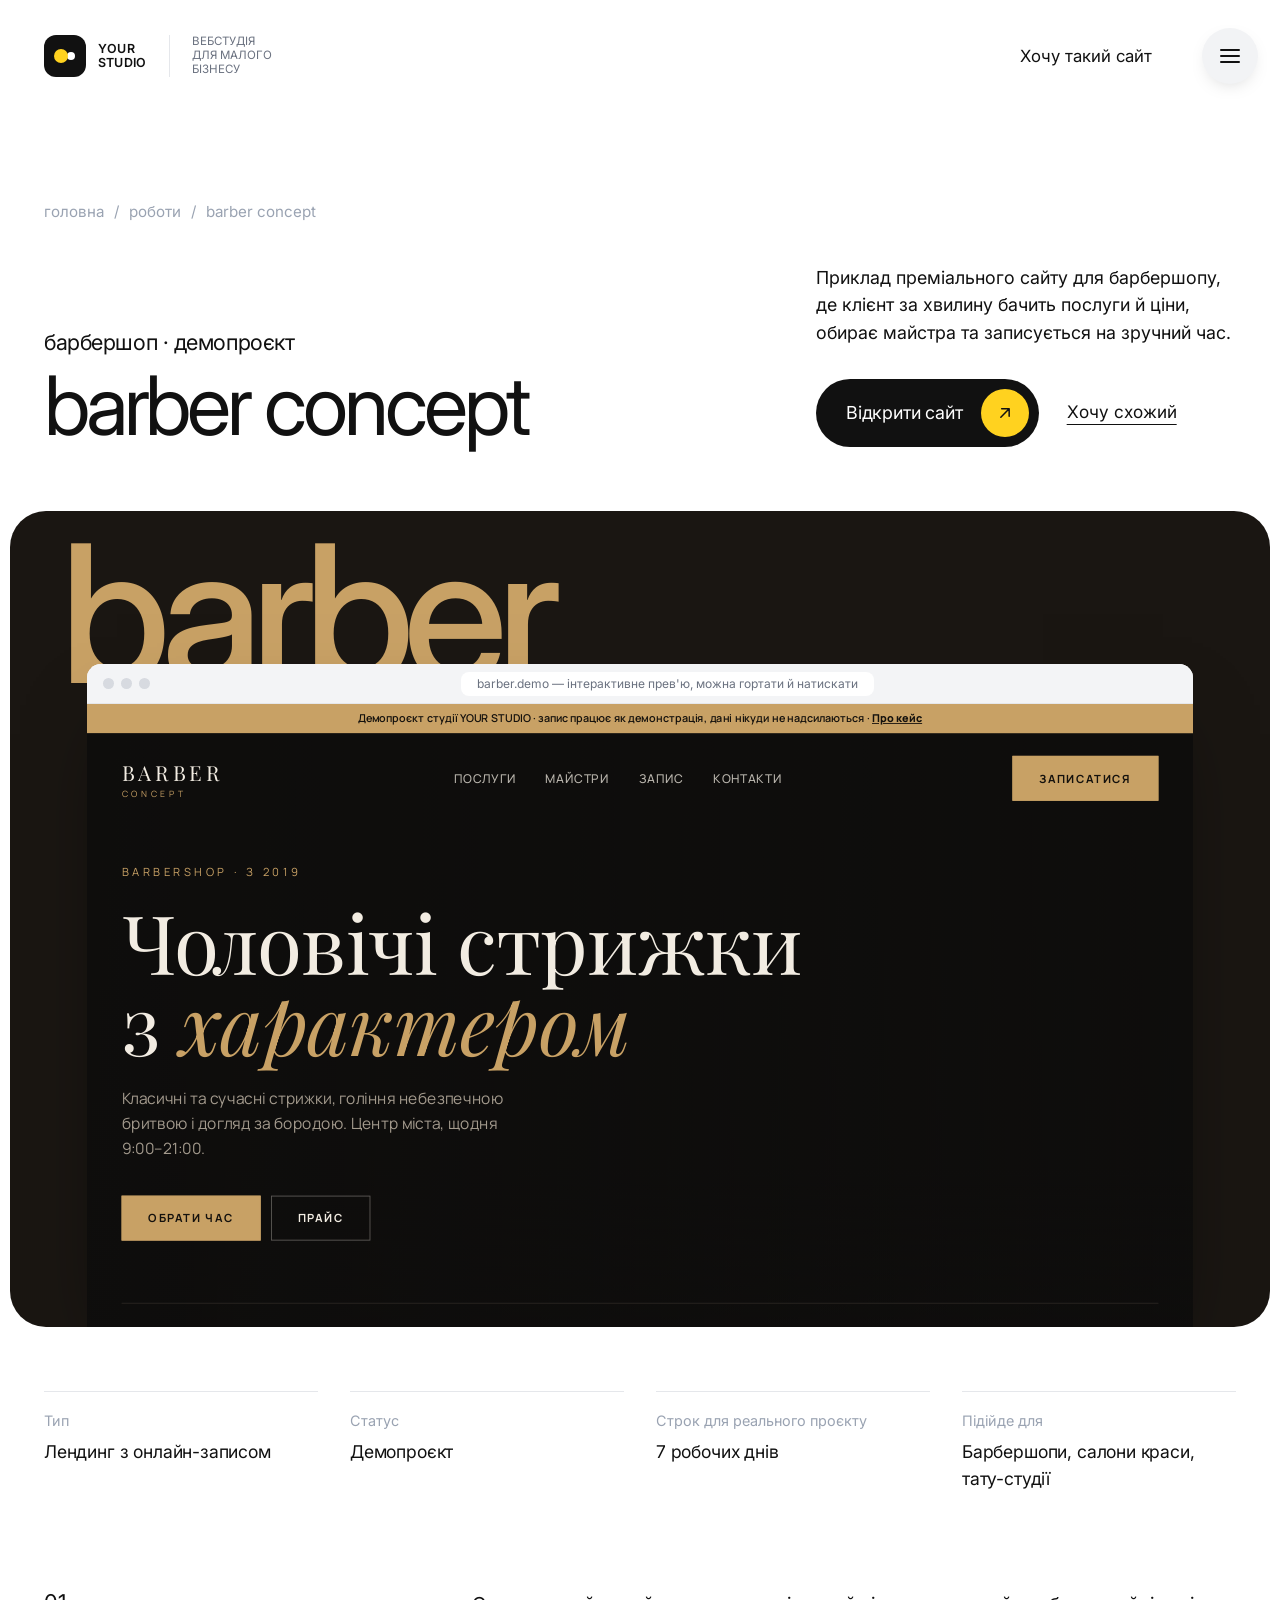
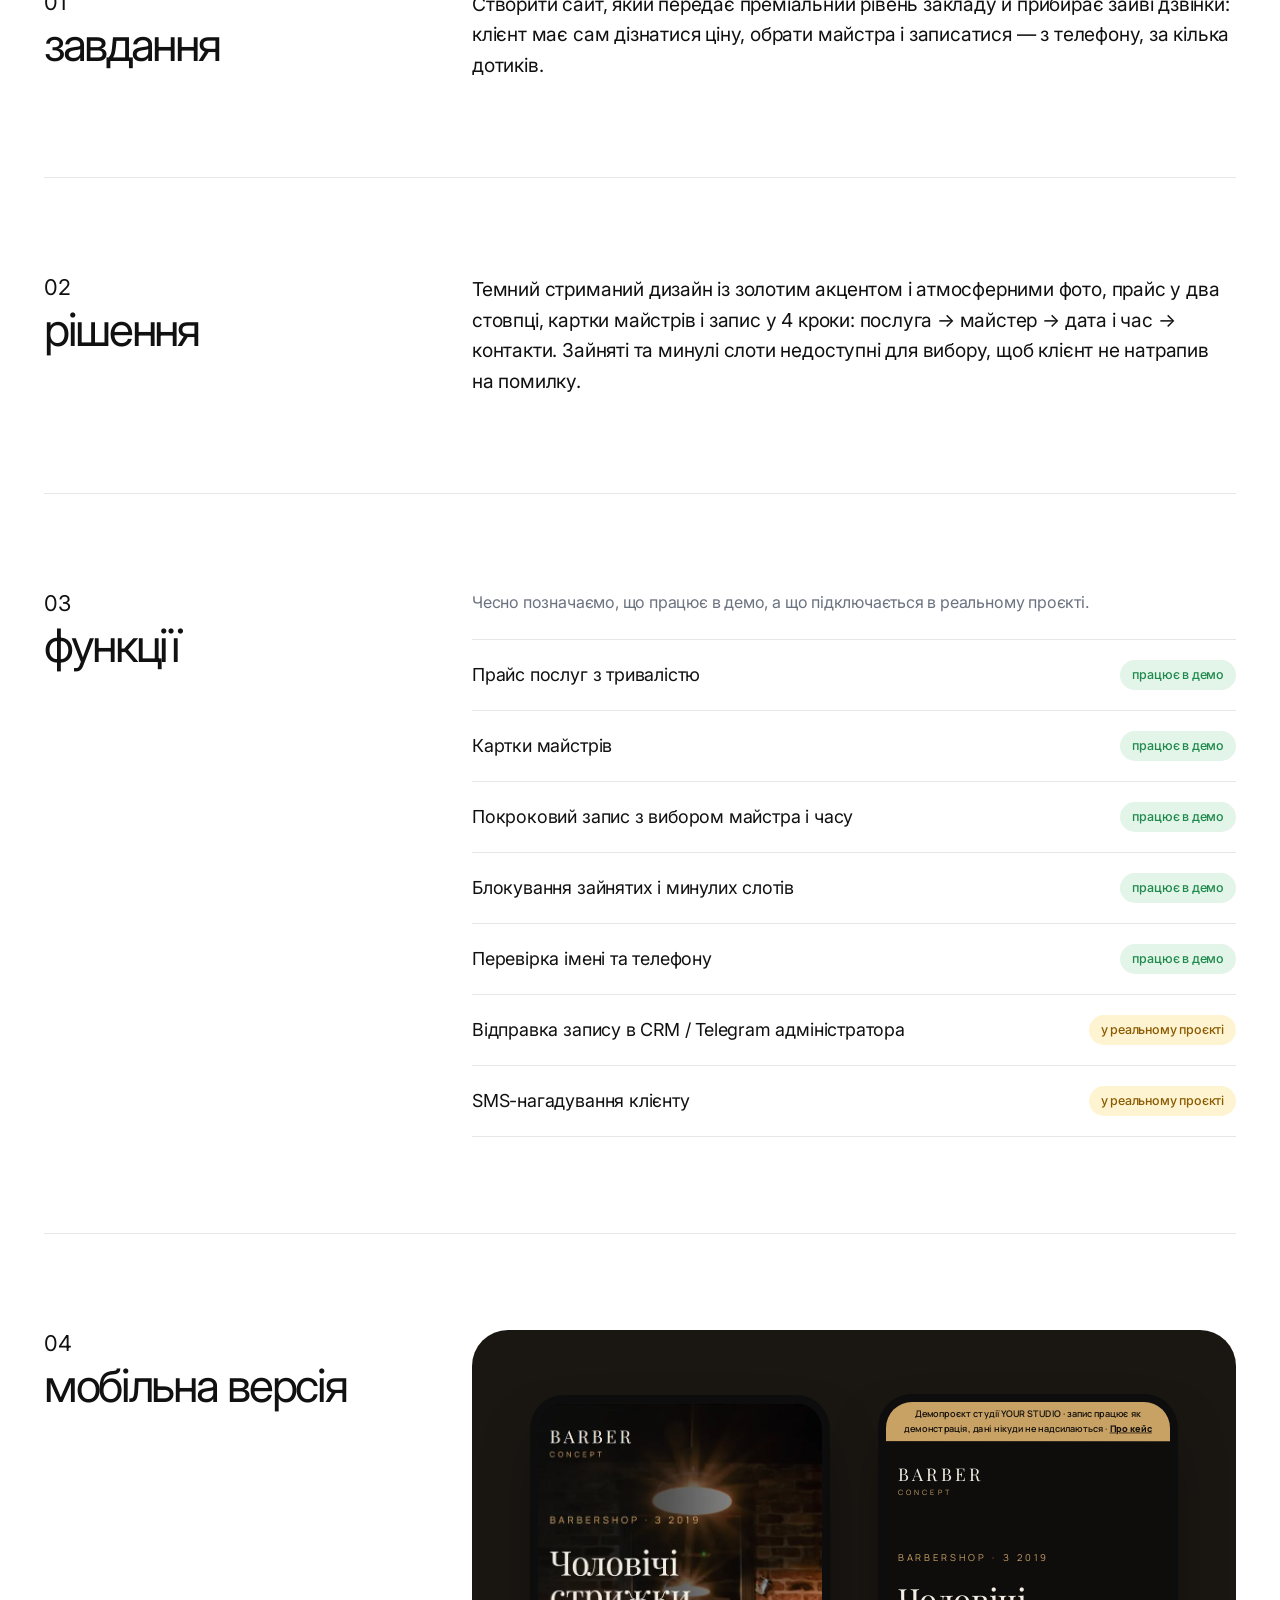
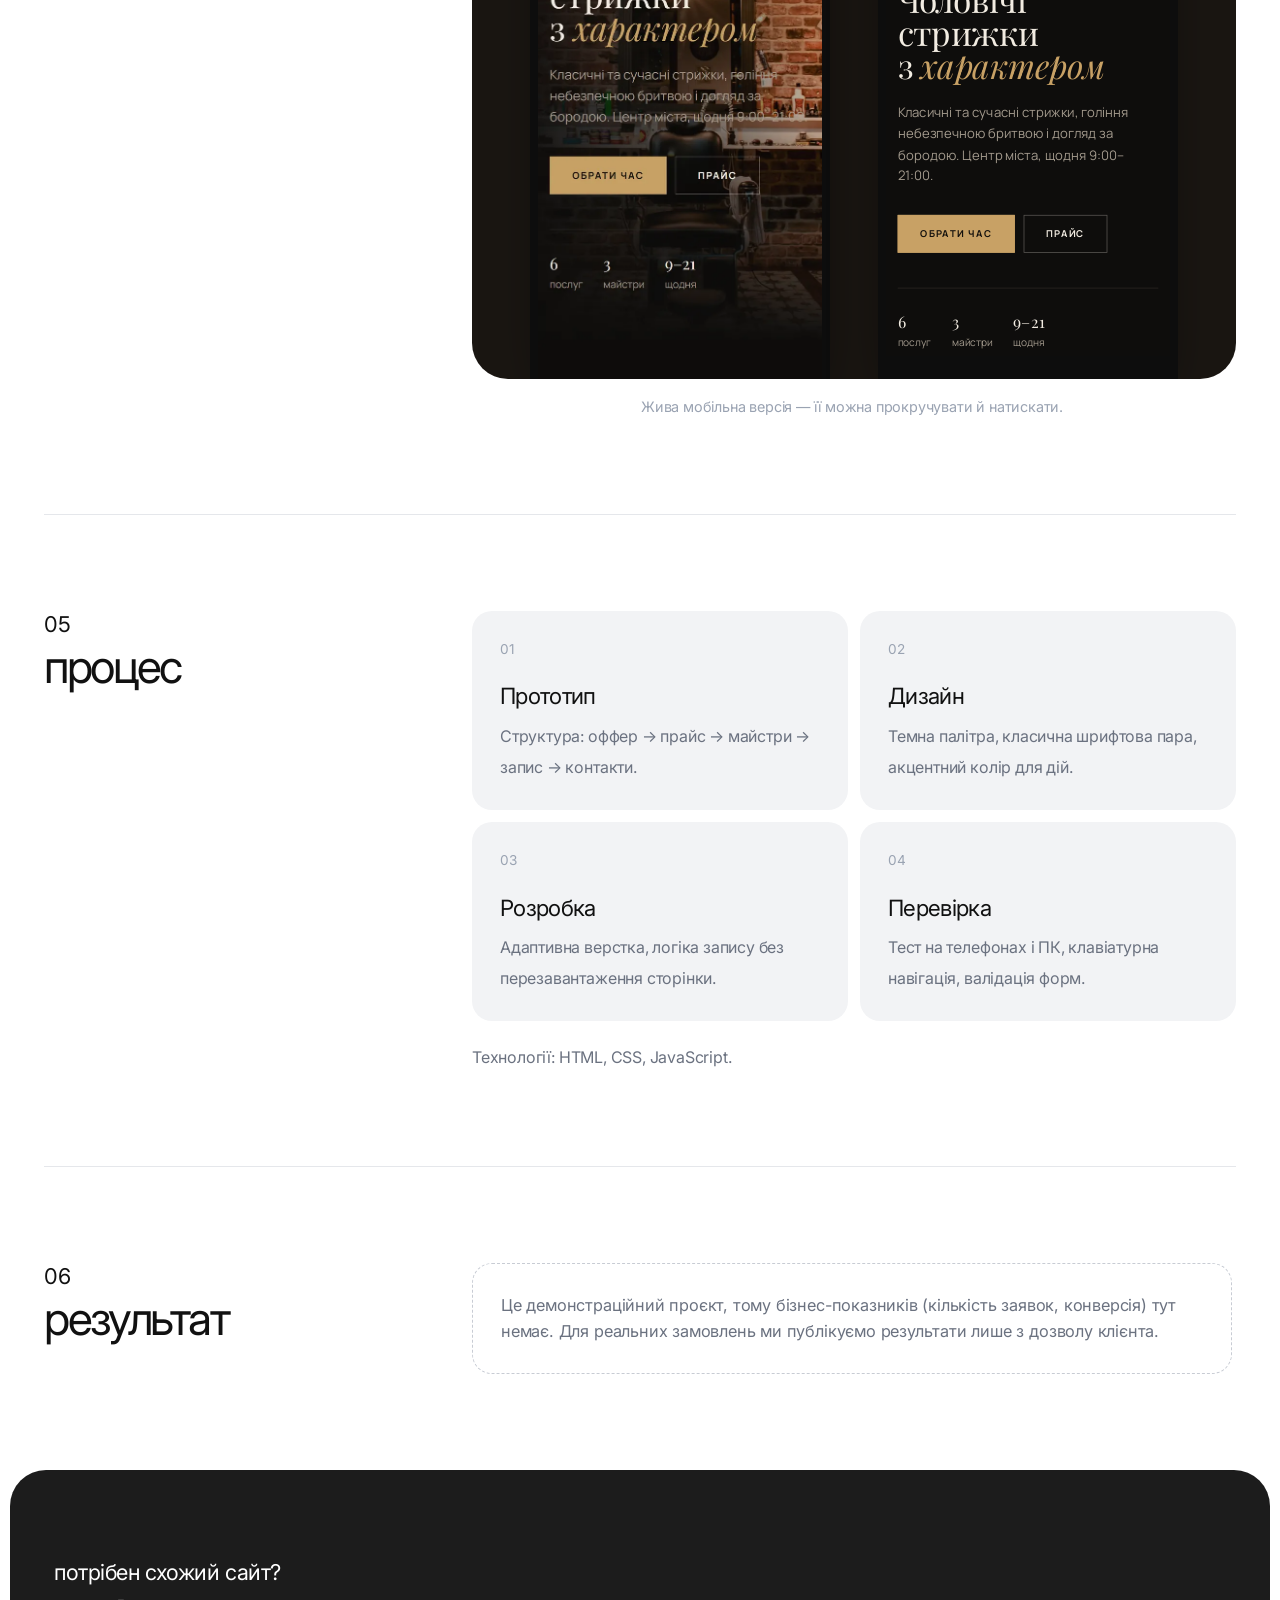
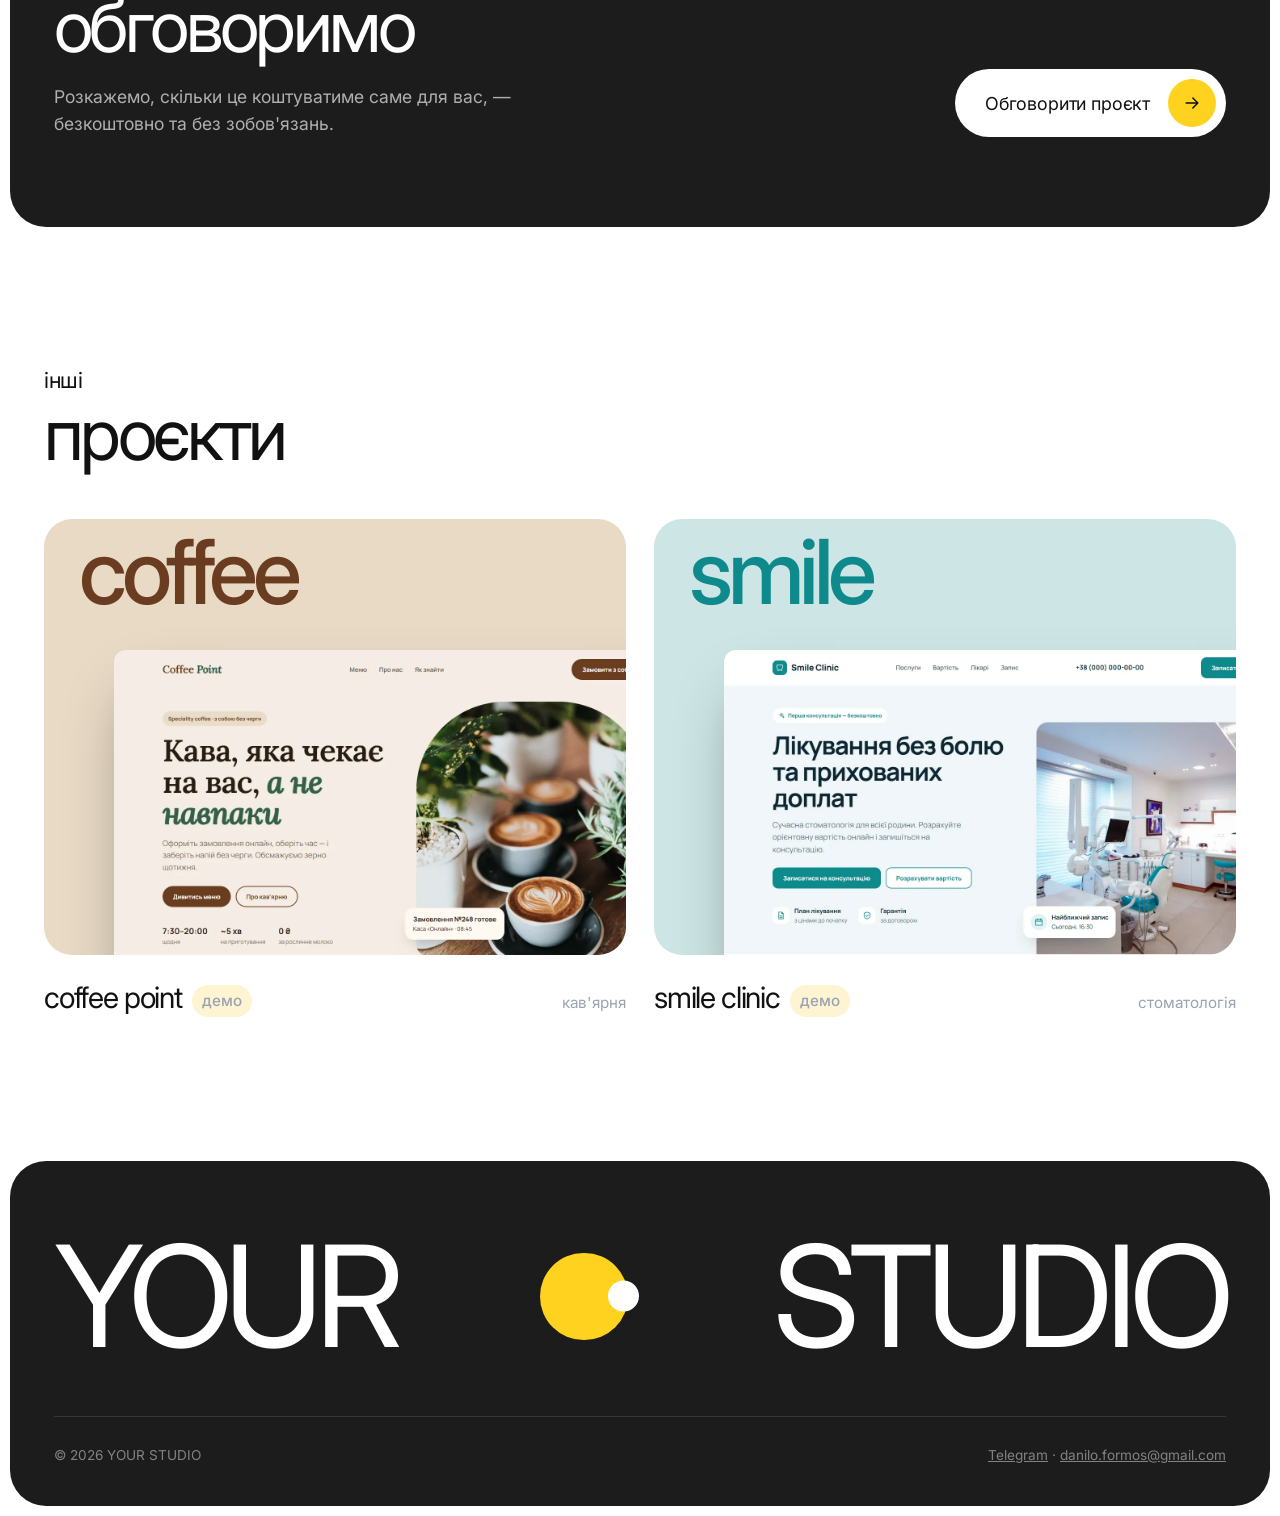
<file: cases/barber.html>
<!doctype html>
<html lang="uk">
<head>
  <meta charset="utf-8">
  <meta name="viewport" content="width=device-width, initial-scale=1">
  <title>Barber Concept — кейс | YOUR STUDIO</title>
  <meta name="description" content="Приклад преміального сайту для барбершопу, де клієнт за хвилину бачить послуги й ціни, обирає майстра та записується на зручний час.">
  <link rel="canonical" href="https://studio-portfolio-xwlc.onrender.com/cases/barber.html">
  <meta property="og:title" content="Barber Concept — кейс YOUR STUDIO">
  <meta property="og:description" content="Приклад преміального сайту для барбершопу, де клієнт за хвилину бачить послуги й ціни, обирає майстра та записується на зручний час.">
  <meta property="og:image" content="https://studio-portfolio-xwlc.onrender.com/assets/shots/barber-desktop.webp">
  <link rel="icon" href="data:image/svg+xml,<svg xmlns='http://www.w3.org/2000/svg' viewBox='0 0 32 32'><rect width='32' height='32' rx='9' fill='%23111'/><circle cx='14' cy='16' r='6' fill='%23ffd21f'/><circle cx='21' cy='16' r='2.5' fill='white'/></svg>">
  <link rel="preconnect" href="https://fonts.googleapis.com">
  <link rel="preconnect" href="https://fonts.gstatic.com" crossorigin>
  <link rel="stylesheet" href="https://fonts.googleapis.com/css2?family=Inter:wght@300;400;500;600&display=swap">
  <link rel="stylesheet" href="../assets/styles.css?v=11">
</head>
<body>
<svg width="0" height="0" style="position:absolute" aria-hidden="true">
  <symbol id="i-arrow" viewBox="0 0 24 24"><path d="M5 12h14M13 6l6 6-6 6"/></symbol>
  <symbol id="i-out" viewBox="0 0 24 24"><path d="M7 17L17 7M8 7h9v9"/></symbol>
</svg>
<a class="skip" href="#main">Перейти до змісту</a>

<header class="site-header">
  <div class="container">
    <a href="../index.html" class="brand" aria-label="YOUR STUDIO — на головну">
      <span class="brand-logo"><span class="brand-mark" aria-hidden="true"></span><span class="brand-name">Your<br>Studio</span></span>
      <span class="brand-sub">Вебстудія<br>для малого<br>бізнесу</span>
    </a>
    <div class="header-right">
      <a href="../index.html?type=landing#contact" class="header-link" data-track="cta_case_header">Хочу такий сайт</a>
      <span class="menu-spacer" aria-hidden="true"></span>
    </div>
  </div>
</header>

<button class="menu-btn" aria-expanded="false" aria-controls="menu-panel" aria-label="Відкрити меню"><span></span></button>
<div class="menu-panel" id="menu-panel" aria-hidden="true">
  <nav aria-label="Головне меню">
    <ol>
      <li><a href="../index.html#works">Роботи</a></li>
      <li><a href="../index.html#services">Послуги та ціни</a></li>
      <li><a href="../index.html#process">Як ми працюємо</a></li>
      <li><a href="../index.html#team">Команда</a></li>
      <li><a href="../index.html#faq">Питання</a></li>
      <li><a href="../index.html#contact">Контакти</a></li>
    </ol>
  </nav>
  <div class="menu-contacts">
    <div><small>Telegram</small><a href="https://t.me/Nice_sh0t" target="_blank" rel="noopener">@Nice_sh0t</a></div>
    <div><small>Email</small><a href="mailto:danilo.formos@gmail.com">danilo.formos@gmail.com</a></div>
    <div><small>Графік</small>Пн–Пт, 10:00–19:00</div>
  </div>
</div>

<main id="main">
  <section class="case-hero">
    <div class="container">
      <div class="crumbs"><a href="../index.html">головна</a><span>/</span><a href="../index.html#works">роботи</a><span>/</span><span>barber concept</span></div>
      <div class="case-hero-grid">
        <div>
          <span class="h-pre">барбершоп · демопроєкт</span>
          <h1 class="display">barber concept</h1>
        </div>
        <div>
          <p class="lead">Приклад преміального сайту для барбершопу, де клієнт за хвилину бачить послуги й ціни, обирає майстра та записується на зручний час.</p>
          <div class="hero-actions">
            <a href="../demos/barber/index.html" target="_blank" rel="noopener" class="btn" data-track="demo_open">Відкрити сайт <span class="dot"><svg class="i"><use href="#i-out"/></svg></span></a>
            <a href="../index.html?type=landing#contact" class="link-u" data-track="cta_case_hero">Хочу схожий</a>
          </div>
        </div>
      </div>
    </div>
  </section>

  <div class="stage" style="--tint:#1a1612;--word:#c8a165" aria-label="Інтерактивне прев'ю сайту">
    <span class="word" aria-hidden="true">barber</span>
    <div class="browser">
      <div class="browser-bar"><i></i><i></i><i></i><span>barber.demo — інтерактивне прев'ю, можна гортати й натискати</span></div>
      <div class="frame"><iframe src="../demos/barber/index.html" width="1280" height="720" loading="eager" title="Демосайт Barber Concept"></iframe></div>
    </div>
  </div>

  <div class="container">
    <dl class="facts">
      <div><dt>Тип</dt><dd>Лендинг з онлайн-записом</dd></div>
      <div><dt>Статус</dt><dd>Демопроєкт</dd></div>
      <div><dt>Строк для реального проєкту</dt><dd>7 робочих днів</dd></div>
      <div><dt>Підійде для</dt><dd>Барбершопи, салони краси, тату-студії</dd></div>
    </dl>

    <section class="case-sec">
      <h2><span class="h-pre">01</span><span class="h-main">завдання</span></h2>
      <div class="body"><p>Створити сайт, який передає преміальний рівень закладу й прибирає зайві дзвінки: клієнт має сам дізнатися ціну, обрати майстра і записатися — з телефону, за кілька дотиків.</p></div>
    </section>

    <section class="case-sec">
      <h2><span class="h-pre">02</span><span class="h-main">рішення</span></h2>
      <div class="body"><p>Темний стриманий дизайн із золотим акцентом і атмосферними фото, прайс у два стовпці, картки майстрів і запис у 4 кроки: послуга → майстер → дата і час → контакти. Зайняті та минулі слоти недоступні для вибору, щоб клієнт не натрапив на помилку.</p></div>
    </section>

    <section class="case-sec">
      <h2><span class="h-pre">03</span><span class="h-main">функції</span></h2>
      <div class="body">
        <p class="muted" style="font-size:1rem;margin-bottom:24px">Чесно позначаємо, що працює в демо, а що підключається в реальному проєкті.</p>
        <ul class="feature-list">
          <li><span>Прайс послуг з тривалістю</span><span class="status works">працює в демо</span></li>
          <li><span>Картки майстрів</span><span class="status works">працює в демо</span></li>
          <li><span>Покроковий запис з вибором майстра і часу</span><span class="status works">працює в демо</span></li>
          <li><span>Блокування зайнятих і минулих слотів</span><span class="status works">працює в демо</span></li>
          <li><span>Перевірка імені та телефону</span><span class="status works">працює в демо</span></li>
          <li><span>Відправка запису в CRM / Telegram адміністратора</span><span class="status demo">у реальному проєкті</span></li>
          <li><span>SMS-нагадування клієнту</span><span class="status demo">у реальному проєкті</span></li>
        </ul>
      </div>
    </section>

    <section class="case-sec">
      <h2><span class="h-pre">04</span><span class="h-main">мобільна версія</span></h2>
      <div class="body">
        <div class="mobile-stage" style="--tint:#1a1612">
          <div class="phone-s"><img src="../assets/shots/barber-mobile.webp" alt="Barber Concept — перший екран на телефоні" width="585" height="1185" loading="lazy"></div>
          <div class="phone-s live"><iframe src="../demos/barber/index.html" width="390" height="760" loading="lazy" title="Мобільна версія Barber Concept — інтерактивна"></iframe></div>
        </div>
        <p class="mobile-note">Жива мобільна версія — її можна прокручувати й натискати.</p>
      </div>
    </section>

    <section class="case-sec">
      <h2><span class="h-pre">05</span><span class="h-main">процес</span></h2>
      <div class="body">
        <div class="process-grid">
          <div><small>01</small><b>Прототип</b><span>Структура: оффер → прайс → майстри → запис → контакти.</span></div>
          <div><small>02</small><b>Дизайн</b><span>Темна палітра, класична шрифтова пара, акцентний колір для дій.</span></div>
          <div><small>03</small><b>Розробка</b><span>Адаптивна верстка, логіка запису без перезавантаження сторінки.</span></div>
          <div><small>04</small><b>Перевірка</b><span>Тест на телефонах і ПК, клавіатурна навігація, валідація форм.</span></div>
        </div>
        <p class="muted" style="font-size:1rem;margin-top:24px">Технології: HTML, CSS, JavaScript.</p>
      </div>
    </section>

    <section class="case-sec">
      <h2><span class="h-pre">06</span><span class="h-main">результат</span></h2>
      <div class="body"><p class="result-note">Це демонстраційний проєкт, тому бізнес-показників (кількість заявок, конверсія) тут немає. Для реальних замовлень ми публікуємо результати лише з дозволу клієнта.</p></div>
    </section>
  </div>

  <section class="dark-block cta-block">
    <div class="container">
      <div>
        <h2><span class="h-pre">потрібен схожий сайт?</span><span class="h-main">обговоримо</span></h2>
        <p>Розкажемо, скільки це коштуватиме саме для вас, — безкоштовно та без зобов'язань.</p>
      </div>
      <a href="../index.html?type=landing#contact" class="btn light" data-track="cta_case_band">Обговорити проєкт <span class="dot"><svg class="i"><use href="#i-arrow"/></svg></span></a>
    </div>
  </section>

  <section>
    <div class="container">
      <div class="sec-head" style="margin-bottom:48px">
        <h2><span class="h-pre">інші</span><span class="h-main">проєкти</span></h2>
      </div>
      <div class="next-grid">
        <article class="work">
          <a href="coffee.html" class="shot" style="--tint:#e9dac6;--word:#6a3d20" aria-label="Кейс Coffee Point"><span class="word">coffee</span><span class="screen"><img src="../assets/shots/coffee-desktop.webp" alt="" width="1440" height="870" loading="lazy"></span></a>
          <div class="work-meta"><h3><a href="coffee.html">coffee point</a><span class="tag-demo">демо</span></h3><span>кав'ярня</span></div>
        </article>
        <article class="work">
          <a href="dental.html" class="shot" style="--tint:#cde6e5;--word:#0e8a8c" aria-label="Кейс Smile Clinic"><span class="word">smile</span><span class="screen"><img src="../assets/shots/dental-desktop.webp" alt="" width="1440" height="870" loading="lazy"></span></a>
          <div class="work-meta"><h3><a href="dental.html">smile clinic</a><span class="tag-demo">демо</span></h3><span>стоматологія</span></div>
        </article>
      </div>
    </div>
  </section>
</main>

<footer class="site-footer dark-block">
  <div class="container">
    <div class="wordmark" aria-hidden="true"><span>YOUR</span><i></i><span>STUDIO</span></div>
    <div class="footer-bottom" style="border-top:0">
      <span>© <span data-year></span> YOUR STUDIO</span>
      <span><a href="https://t.me/Nice_sh0t" target="_blank" rel="noopener">Telegram</a> · <a href="mailto:danilo.formos@gmail.com">danilo.formos@gmail.com</a></span>
    </div>
  </div>
</footer>
<script src="../assets/main.js?v=11" defer></script>
</body>
</html>
</file>
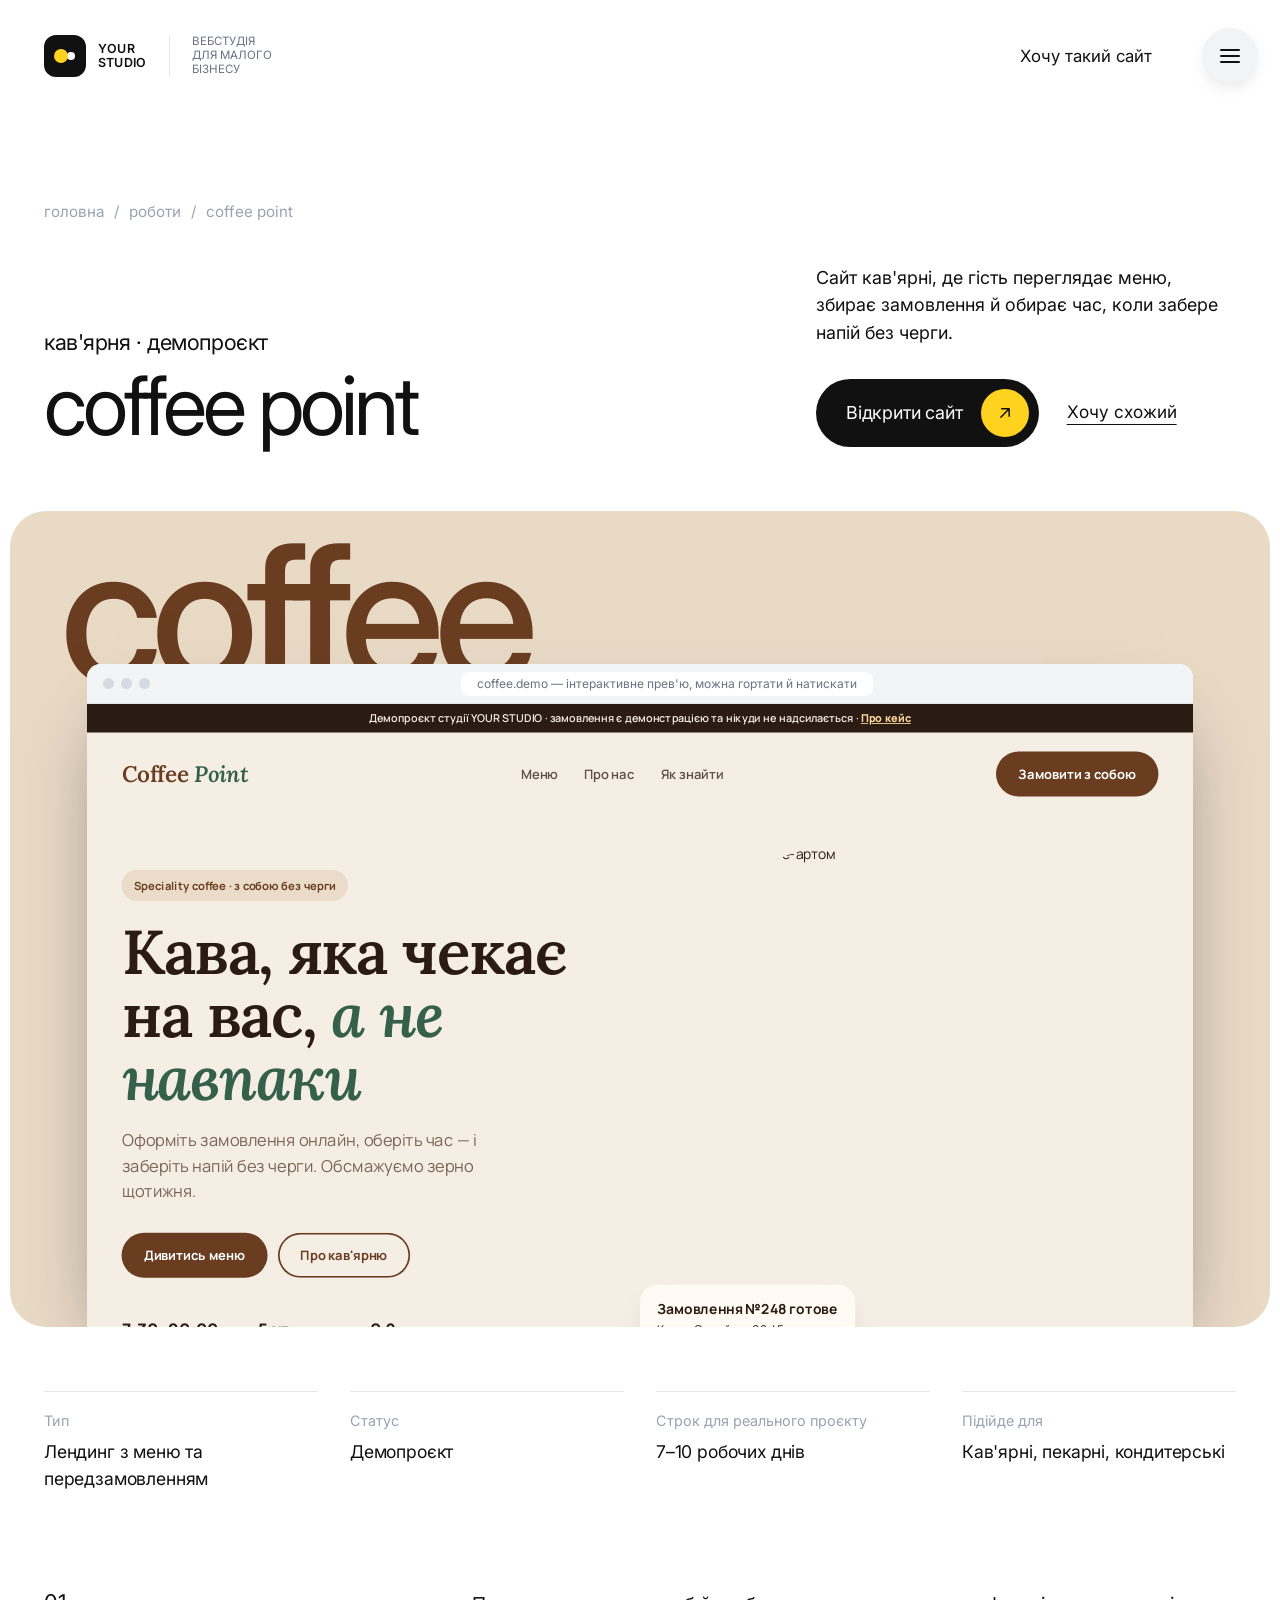
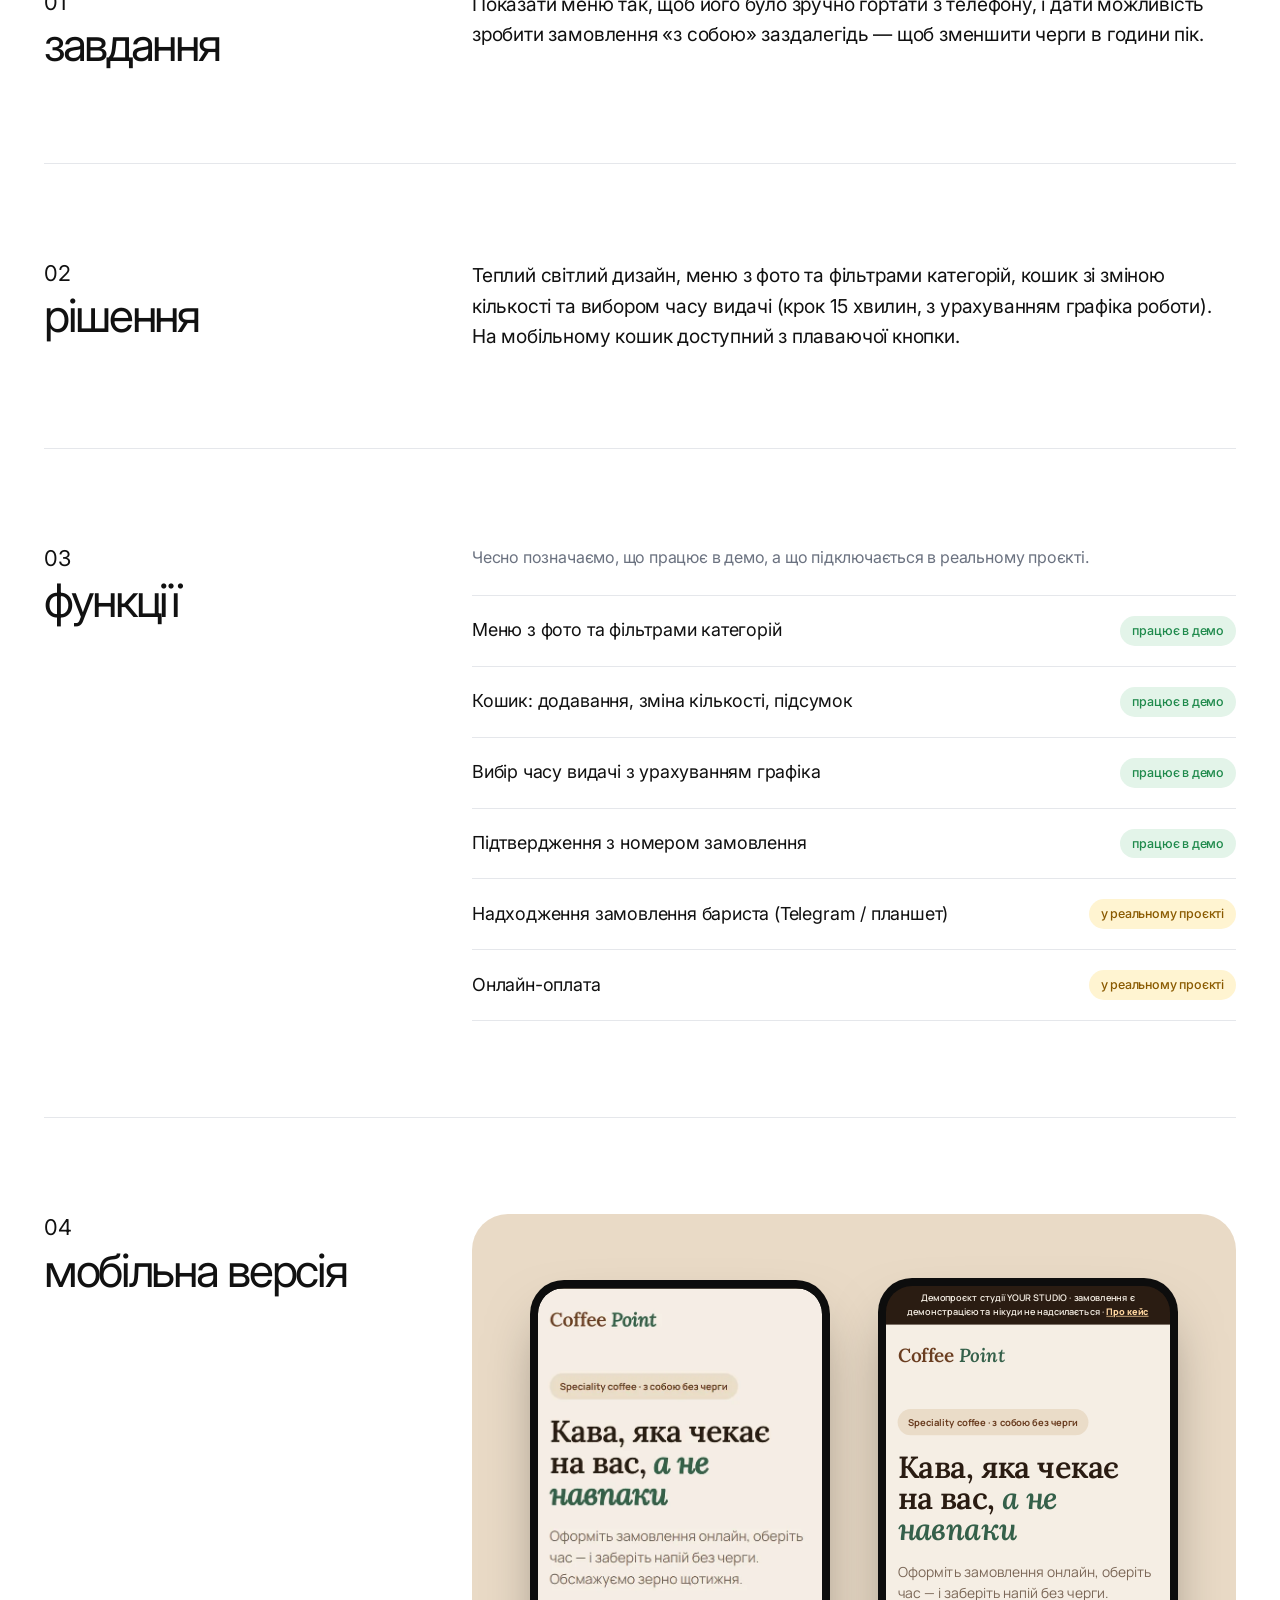
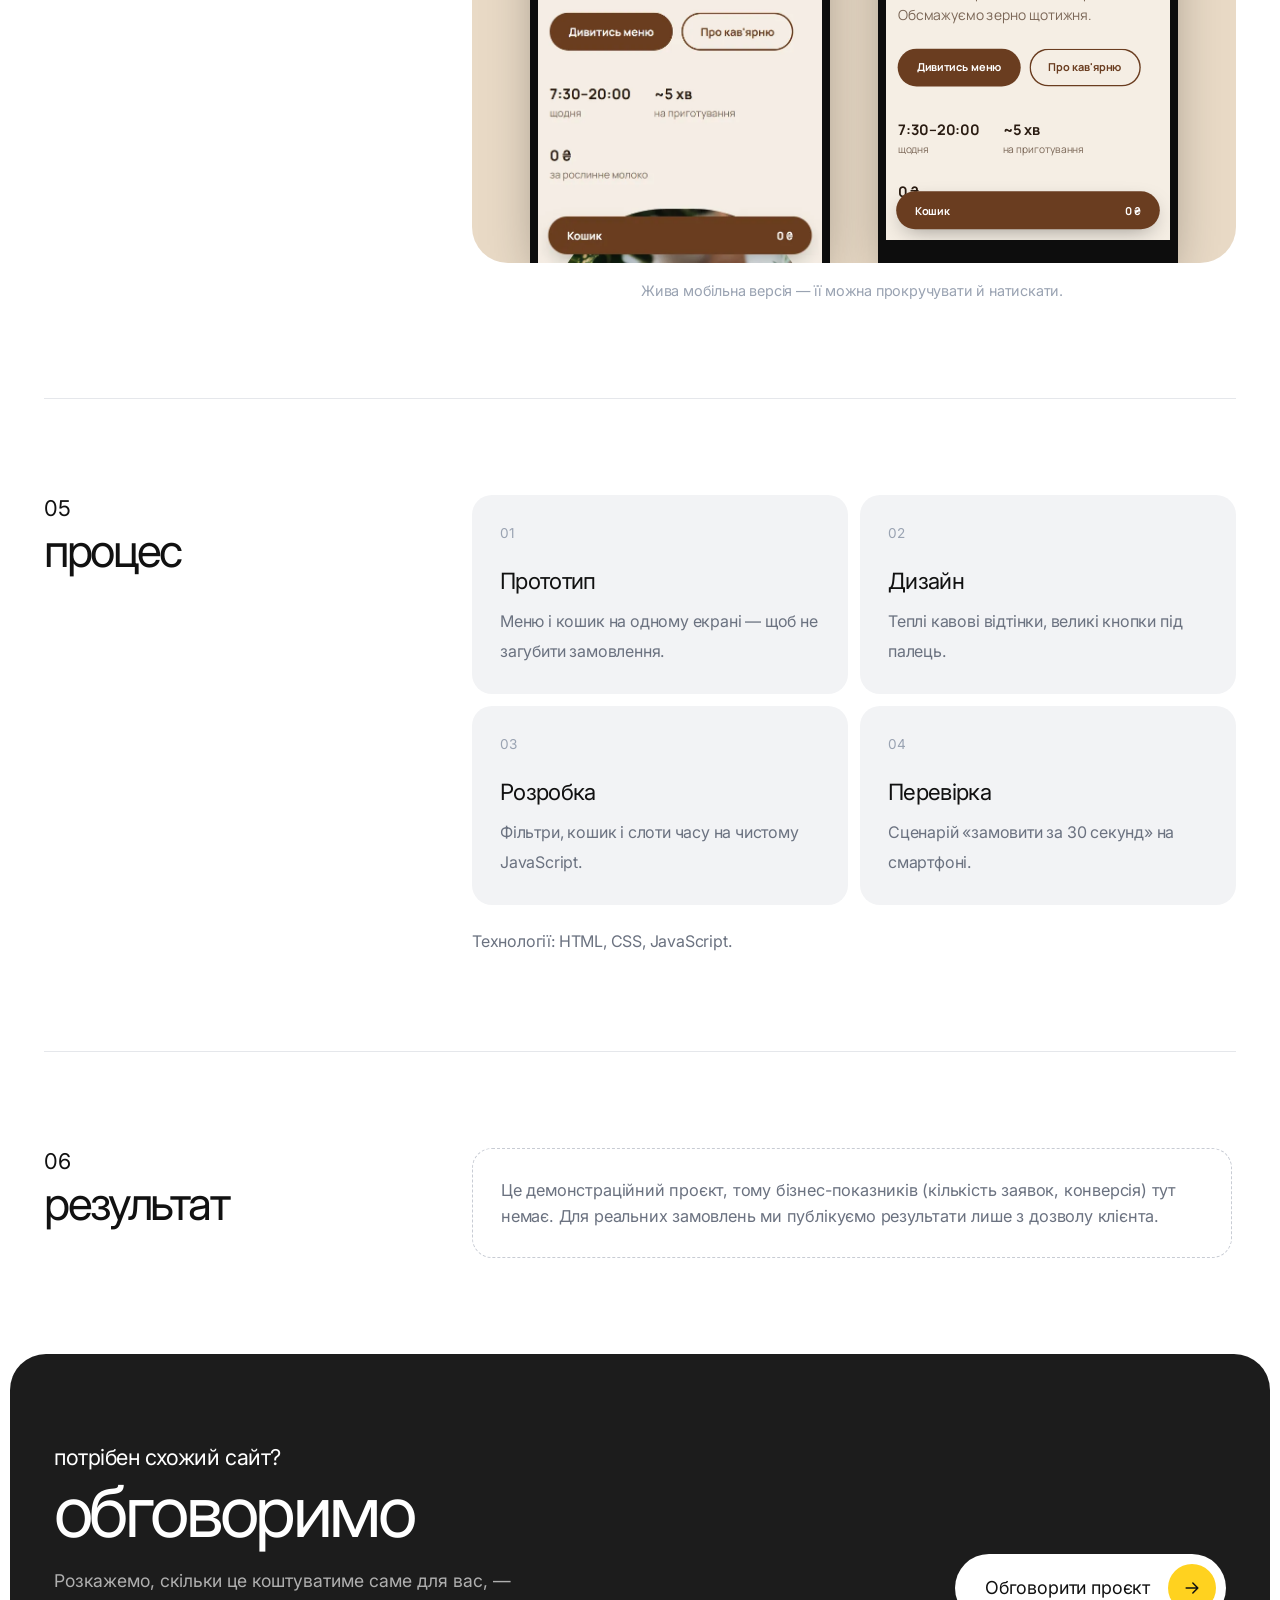
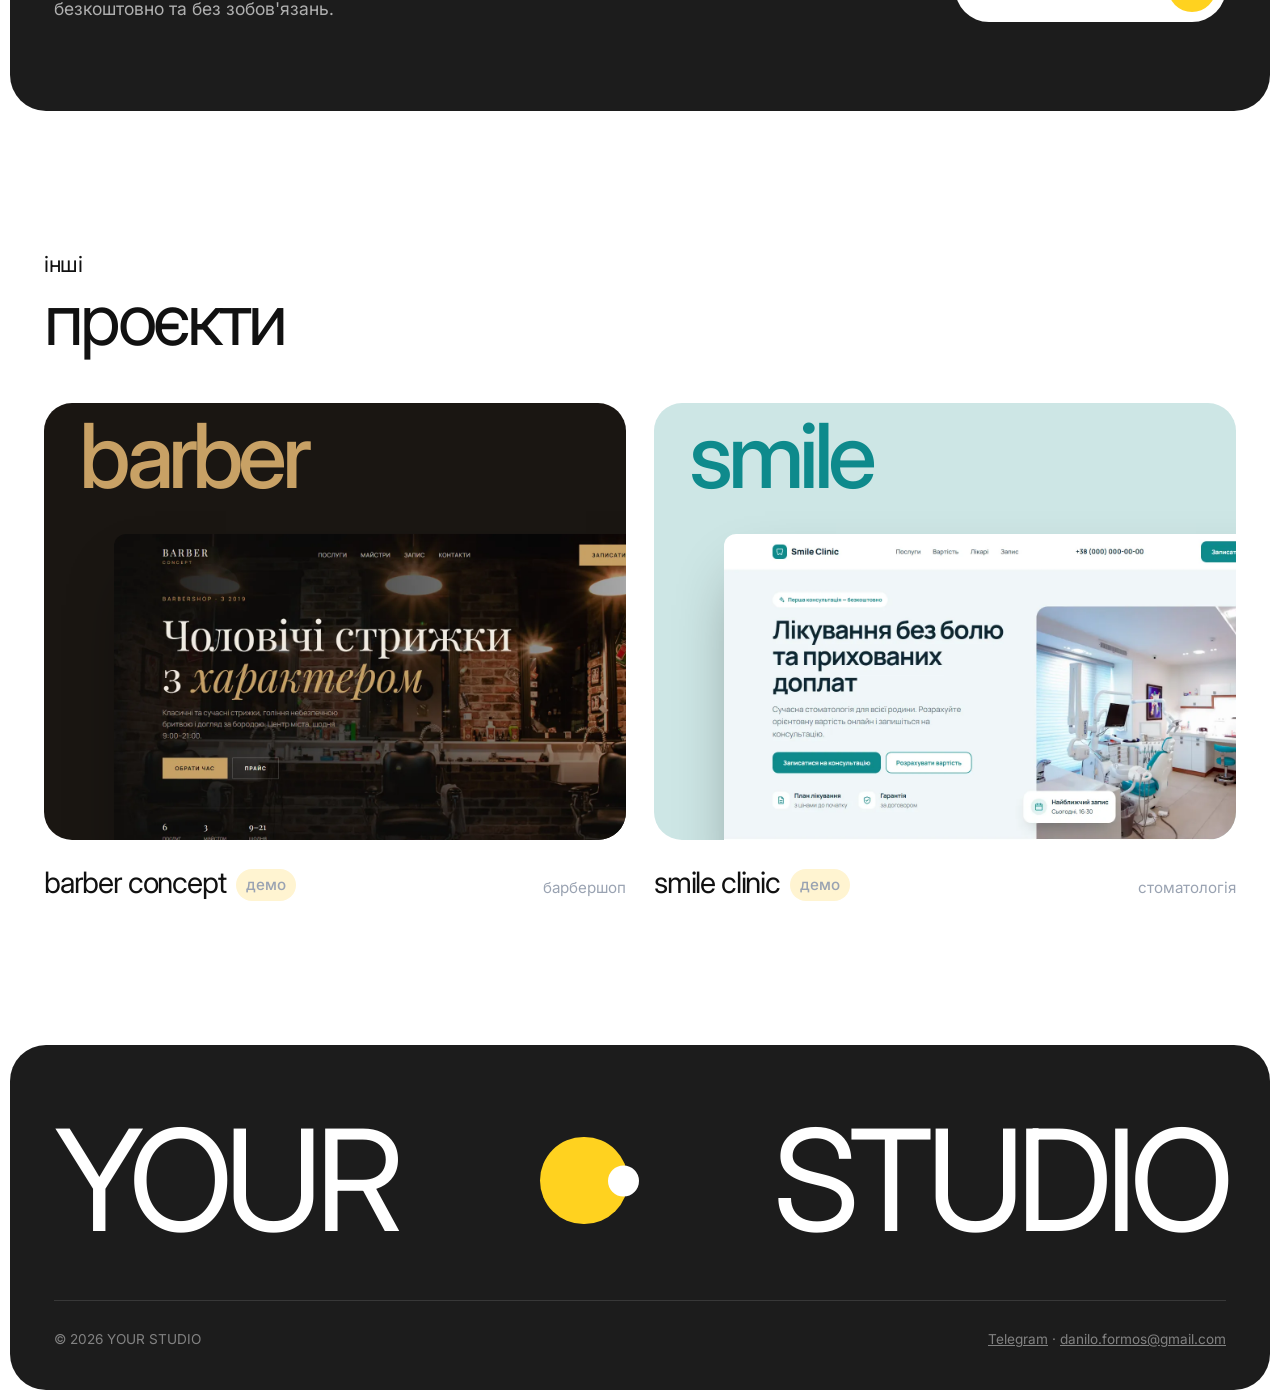
<file: cases/coffee.html>
<!doctype html>
<html lang="uk">
<head>
  <meta charset="utf-8">
  <meta name="viewport" content="width=device-width, initial-scale=1">
  <title>Coffee Point — кейс | YOUR STUDIO</title>
  <meta name="description" content="Сайт кав'ярні, де гість переглядає меню, збирає замовлення й обирає час, коли забере напій без черги.">
  <link rel="canonical" href="https://studio-portfolio-xwlc.onrender.com/cases/coffee.html">
  <meta property="og:title" content="Coffee Point — кейс YOUR STUDIO">
  <meta property="og:description" content="Сайт кав'ярні, де гість переглядає меню, збирає замовлення й обирає час, коли забере напій без черги.">
  <meta property="og:image" content="https://studio-portfolio-xwlc.onrender.com/assets/shots/coffee-desktop.webp">
  <link rel="icon" href="data:image/svg+xml,<svg xmlns='http://www.w3.org/2000/svg' viewBox='0 0 32 32'><rect width='32' height='32' rx='9' fill='%23111'/><circle cx='14' cy='16' r='6' fill='%23ffd21f'/><circle cx='21' cy='16' r='2.5' fill='white'/></svg>">
  <link rel="preconnect" href="https://fonts.googleapis.com">
  <link rel="preconnect" href="https://fonts.gstatic.com" crossorigin>
  <link rel="stylesheet" href="https://fonts.googleapis.com/css2?family=Inter:wght@300;400;500;600&display=swap">
  <link rel="stylesheet" href="../assets/styles.css?v=11">
</head>
<body>
<svg width="0" height="0" style="position:absolute" aria-hidden="true">
  <symbol id="i-arrow" viewBox="0 0 24 24"><path d="M5 12h14M13 6l6 6-6 6"/></symbol>
  <symbol id="i-out" viewBox="0 0 24 24"><path d="M7 17L17 7M8 7h9v9"/></symbol>
</svg>
<a class="skip" href="#main">Перейти до змісту</a>

<header class="site-header">
  <div class="container">
    <a href="../index.html" class="brand" aria-label="YOUR STUDIO — на головну">
      <span class="brand-logo"><span class="brand-mark" aria-hidden="true"></span><span class="brand-name">Your<br>Studio</span></span>
      <span class="brand-sub">Вебстудія<br>для малого<br>бізнесу</span>
    </a>
    <div class="header-right">
      <a href="../index.html?type=landing#contact" class="header-link" data-track="cta_case_header">Хочу такий сайт</a>
      <span class="menu-spacer" aria-hidden="true"></span>
    </div>
  </div>
</header>

<button class="menu-btn" aria-expanded="false" aria-controls="menu-panel" aria-label="Відкрити меню"><span></span></button>
<div class="menu-panel" id="menu-panel" aria-hidden="true">
  <nav aria-label="Головне меню">
    <ol>
      <li><a href="../index.html#works">Роботи</a></li>
      <li><a href="../index.html#services">Послуги та ціни</a></li>
      <li><a href="../index.html#process">Як ми працюємо</a></li>
      <li><a href="../index.html#team">Команда</a></li>
      <li><a href="../index.html#faq">Питання</a></li>
      <li><a href="../index.html#contact">Контакти</a></li>
    </ol>
  </nav>
  <div class="menu-contacts">
    <div><small>Telegram</small><a href="https://t.me/Nice_sh0t" target="_blank" rel="noopener">@Nice_sh0t</a></div>
    <div><small>Email</small><a href="mailto:danilo.formos@gmail.com">danilo.formos@gmail.com</a></div>
    <div><small>Графік</small>Пн–Пт, 10:00–19:00</div>
  </div>
</div>

<main id="main">
  <section class="case-hero">
    <div class="container">
      <div class="crumbs"><a href="../index.html">головна</a><span>/</span><a href="../index.html#works">роботи</a><span>/</span><span>coffee point</span></div>
      <div class="case-hero-grid">
        <div>
          <span class="h-pre">кав'ярня · демопроєкт</span>
          <h1 class="display">coffee point</h1>
        </div>
        <div>
          <p class="lead">Сайт кав'ярні, де гість переглядає меню, збирає замовлення й обирає час, коли забере напій без черги.</p>
          <div class="hero-actions">
            <a href="../demos/coffee/index.html" target="_blank" rel="noopener" class="btn" data-track="demo_open">Відкрити сайт <span class="dot"><svg class="i"><use href="#i-out"/></svg></span></a>
            <a href="../index.html?type=landing#contact" class="link-u" data-track="cta_case_hero">Хочу схожий</a>
          </div>
        </div>
      </div>
    </div>
  </section>

  <div class="stage" style="--tint:#e9dac6;--word:#6a3d20" aria-label="Інтерактивне прев'ю сайту">
    <span class="word" aria-hidden="true">coffee</span>
    <div class="browser">
      <div class="browser-bar"><i></i><i></i><i></i><span>coffee.demo — інтерактивне прев'ю, можна гортати й натискати</span></div>
      <div class="frame"><iframe src="../demos/coffee/index.html" width="1280" height="720" loading="eager" title="Демосайт Coffee Point"></iframe></div>
    </div>
  </div>

  <div class="container">
    <dl class="facts">
      <div><dt>Тип</dt><dd>Лендинг з меню та передзамовленням</dd></div>
      <div><dt>Статус</dt><dd>Демопроєкт</dd></div>
      <div><dt>Строк для реального проєкту</dt><dd>7–10 робочих днів</dd></div>
      <div><dt>Підійде для</dt><dd>Кав'ярні, пекарні, кондитерські</dd></div>
    </dl>

    <section class="case-sec">
      <h2><span class="h-pre">01</span><span class="h-main">завдання</span></h2>
      <div class="body"><p>Показати меню так, щоб його було зручно гортати з телефону, і дати можливість зробити замовлення «з собою» заздалегідь — щоб зменшити черги в години пік.</p></div>
    </section>

    <section class="case-sec">
      <h2><span class="h-pre">02</span><span class="h-main">рішення</span></h2>
      <div class="body"><p>Теплий світлий дизайн, меню з фото та фільтрами категорій, кошик зі зміною кількості та вибором часу видачі (крок 15 хвилин, з урахуванням графіка роботи). На мобільному кошик доступний з плаваючої кнопки.</p></div>
    </section>

    <section class="case-sec">
      <h2><span class="h-pre">03</span><span class="h-main">функції</span></h2>
      <div class="body">
        <p class="muted" style="font-size:1rem;margin-bottom:24px">Чесно позначаємо, що працює в демо, а що підключається в реальному проєкті.</p>
        <ul class="feature-list">
          <li><span>Меню з фото та фільтрами категорій</span><span class="status works">працює в демо</span></li>
          <li><span>Кошик: додавання, зміна кількості, підсумок</span><span class="status works">працює в демо</span></li>
          <li><span>Вибір часу видачі з урахуванням графіка</span><span class="status works">працює в демо</span></li>
          <li><span>Підтвердження з номером замовлення</span><span class="status works">працює в демо</span></li>
          <li><span>Надходження замовлення бариста (Telegram / планшет)</span><span class="status demo">у реальному проєкті</span></li>
          <li><span>Онлайн-оплата</span><span class="status demo">у реальному проєкті</span></li>
        </ul>
      </div>
    </section>

    <section class="case-sec">
      <h2><span class="h-pre">04</span><span class="h-main">мобільна версія</span></h2>
      <div class="body">
        <div class="mobile-stage" style="--tint:#e9dac6">
          <div class="phone-s"><img src="../assets/shots/coffee-mobile.webp" alt="Coffee Point — перший екран на телефоні" width="585" height="1185" loading="lazy"></div>
          <div class="phone-s live"><iframe src="../demos/coffee/index.html" width="390" height="760" loading="lazy" title="Мобільна версія Coffee Point — інтерактивна"></iframe></div>
        </div>
        <p class="mobile-note">Жива мобільна версія — її можна прокручувати й натискати.</p>
      </div>
    </section>

    <section class="case-sec">
      <h2><span class="h-pre">05</span><span class="h-main">процес</span></h2>
      <div class="body">
        <div class="process-grid">
          <div><small>01</small><b>Прототип</b><span>Меню і кошик на одному екрані — щоб не загубити замовлення.</span></div>
          <div><small>02</small><b>Дизайн</b><span>Теплі кавові відтінки, великі кнопки під палець.</span></div>
          <div><small>03</small><b>Розробка</b><span>Фільтри, кошик і слоти часу на чистому JavaScript.</span></div>
          <div><small>04</small><b>Перевірка</b><span>Сценарій «замовити за 30 секунд» на смартфоні.</span></div>
        </div>
        <p class="muted" style="font-size:1rem;margin-top:24px">Технології: HTML, CSS, JavaScript.</p>
      </div>
    </section>

    <section class="case-sec">
      <h2><span class="h-pre">06</span><span class="h-main">результат</span></h2>
      <div class="body"><p class="result-note">Це демонстраційний проєкт, тому бізнес-показників (кількість заявок, конверсія) тут немає. Для реальних замовлень ми публікуємо результати лише з дозволу клієнта.</p></div>
    </section>
  </div>

  <section class="dark-block cta-block">
    <div class="container">
      <div>
        <h2><span class="h-pre">потрібен схожий сайт?</span><span class="h-main">обговоримо</span></h2>
        <p>Розкажемо, скільки це коштуватиме саме для вас, — безкоштовно та без зобов'язань.</p>
      </div>
      <a href="../index.html?type=landing#contact" class="btn light" data-track="cta_case_band">Обговорити проєкт <span class="dot"><svg class="i"><use href="#i-arrow"/></svg></span></a>
    </div>
  </section>

  <section>
    <div class="container">
      <div class="sec-head" style="margin-bottom:48px">
        <h2><span class="h-pre">інші</span><span class="h-main">проєкти</span></h2>
      </div>
      <div class="next-grid">
        <article class="work">
          <a href="barber.html" class="shot" style="--tint:#1a1612;--word:#c8a165" aria-label="Кейс Barber Concept"><span class="word">barber</span><span class="screen"><img src="../assets/shots/barber-desktop.webp" alt="" width="1440" height="870" loading="lazy"></span></a>
          <div class="work-meta"><h3><a href="barber.html">barber concept</a><span class="tag-demo">демо</span></h3><span>барбершоп</span></div>
        </article>
        <article class="work">
          <a href="dental.html" class="shot" style="--tint:#cde6e5;--word:#0e8a8c" aria-label="Кейс Smile Clinic"><span class="word">smile</span><span class="screen"><img src="../assets/shots/dental-desktop.webp" alt="" width="1440" height="870" loading="lazy"></span></a>
          <div class="work-meta"><h3><a href="dental.html">smile clinic</a><span class="tag-demo">демо</span></h3><span>стоматологія</span></div>
        </article>
      </div>
    </div>
  </section>
</main>

<footer class="site-footer dark-block">
  <div class="container">
    <div class="wordmark" aria-hidden="true"><span>YOUR</span><i></i><span>STUDIO</span></div>
    <div class="footer-bottom" style="border-top:0">
      <span>© <span data-year></span> YOUR STUDIO</span>
      <span><a href="https://t.me/Nice_sh0t" target="_blank" rel="noopener">Telegram</a> · <a href="mailto:danilo.formos@gmail.com">danilo.formos@gmail.com</a></span>
    </div>
  </div>
</footer>
<script src="../assets/main.js?v=11" defer></script>
</body>
</html>
</file>
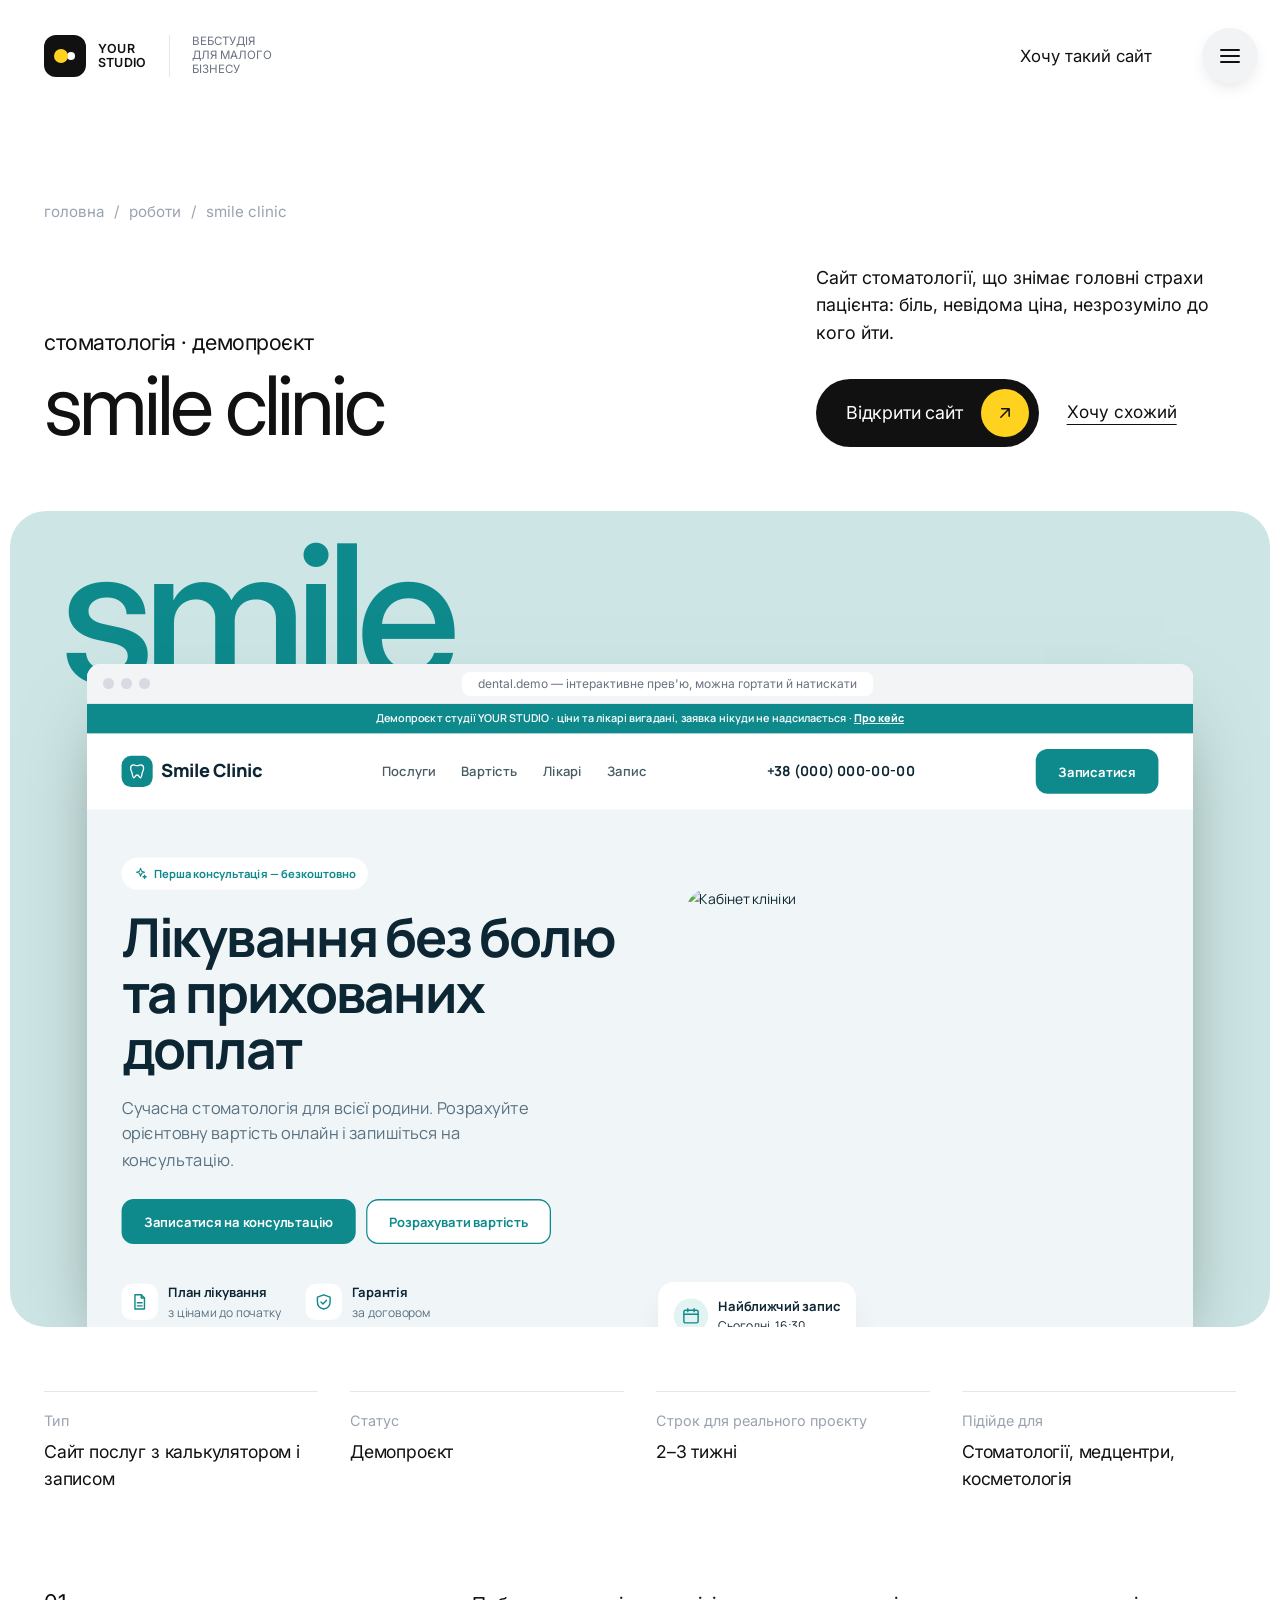
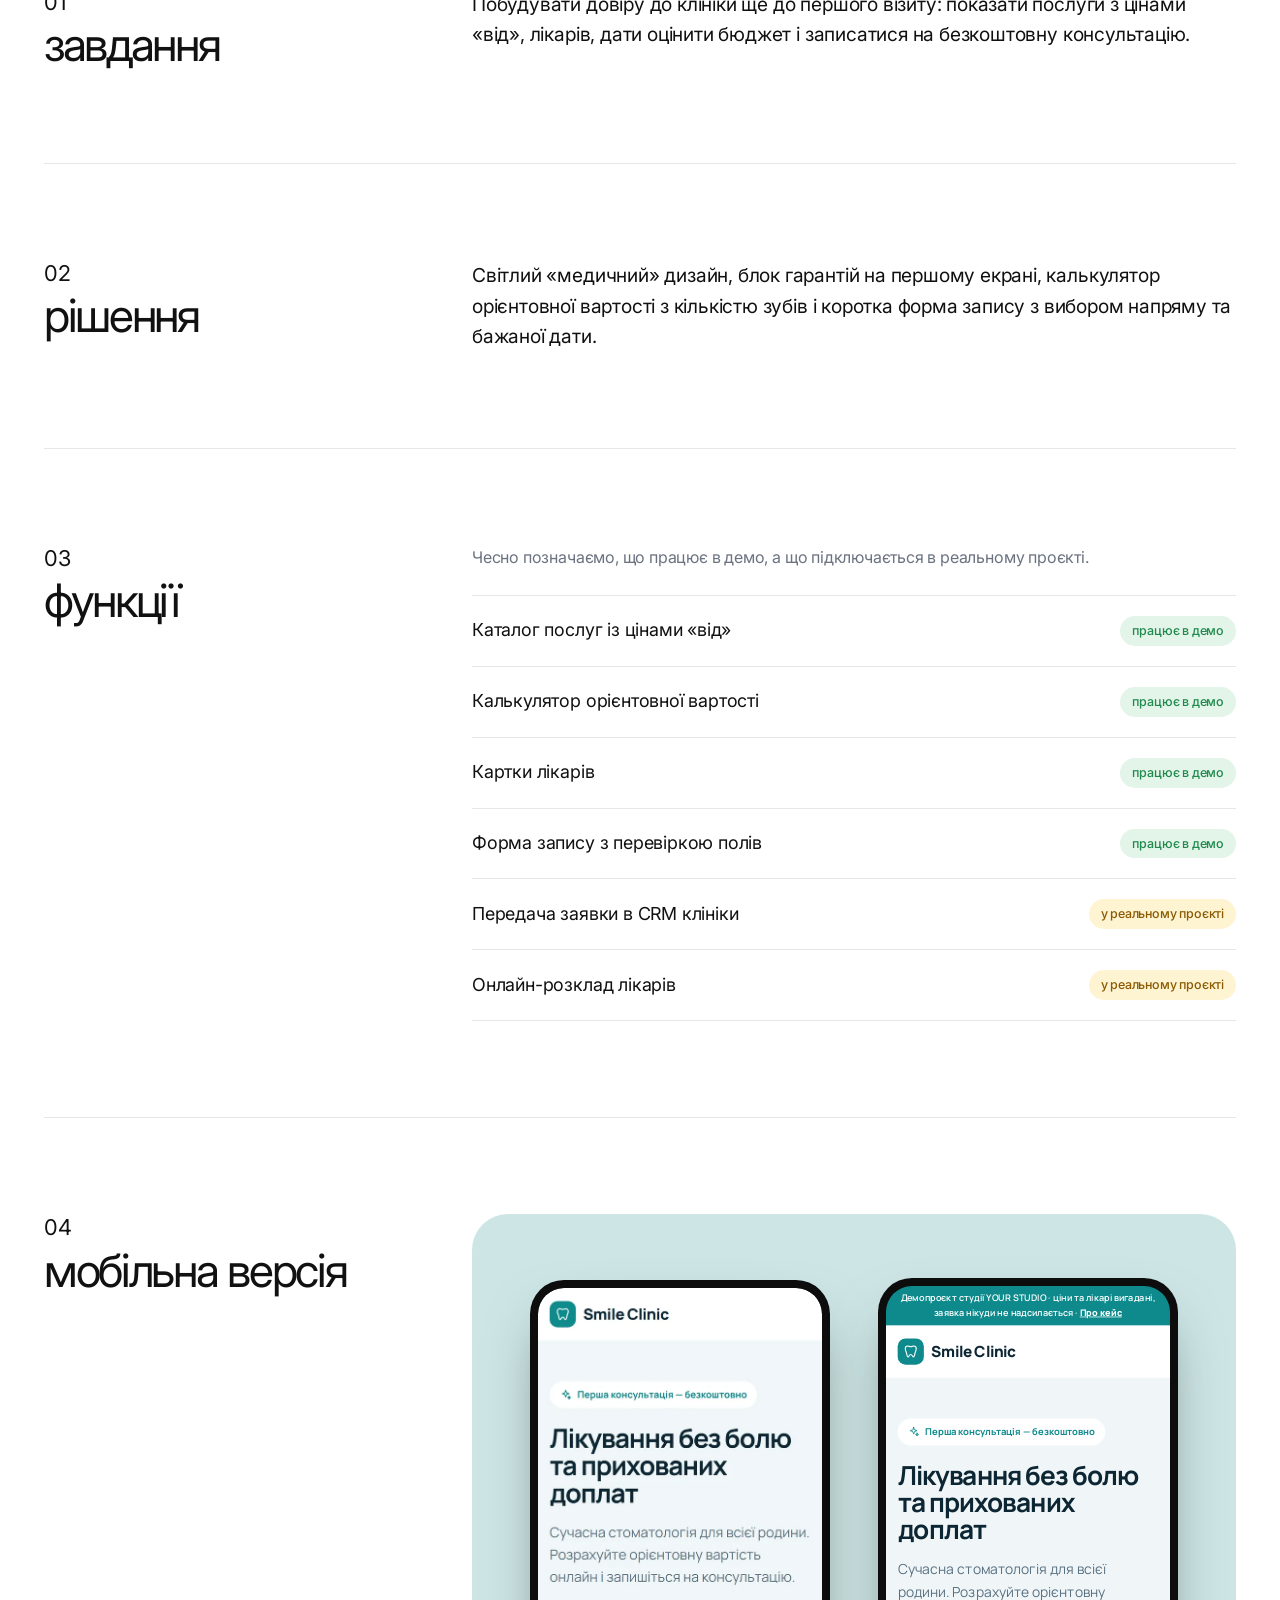
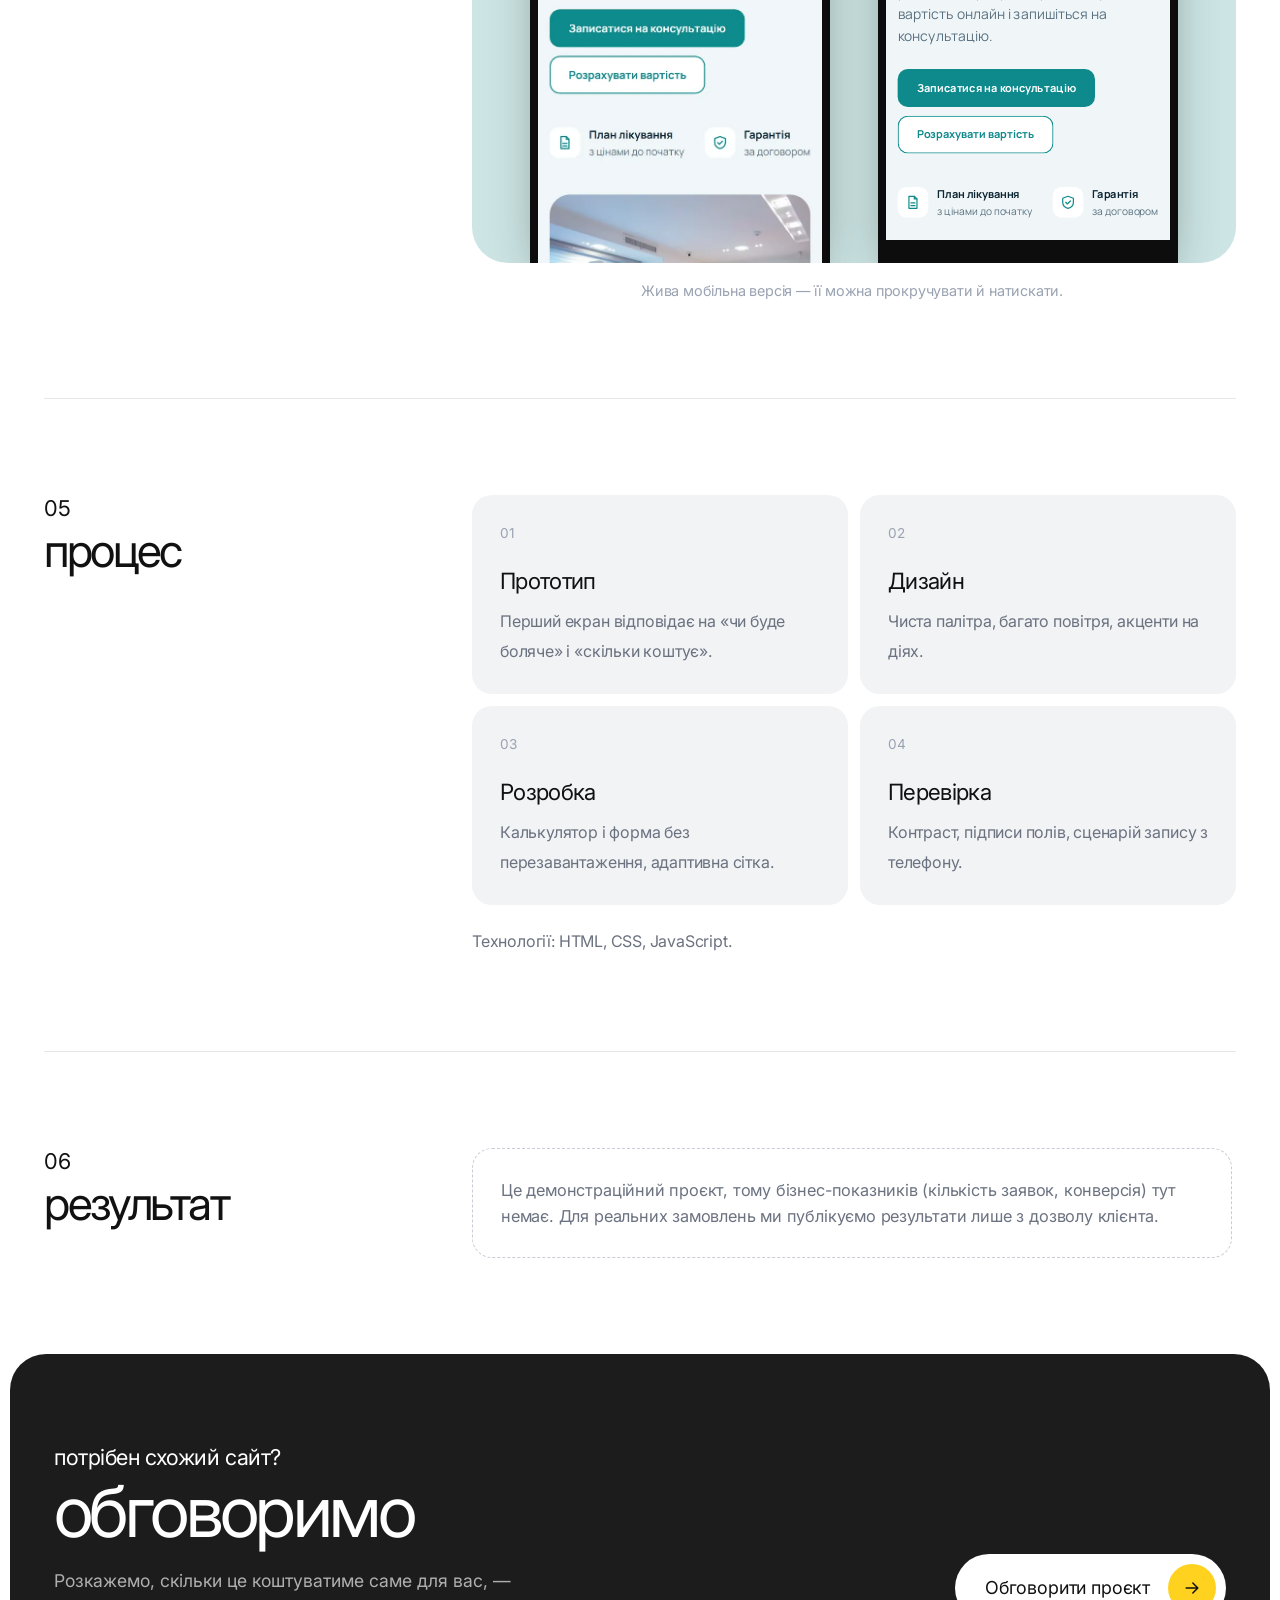
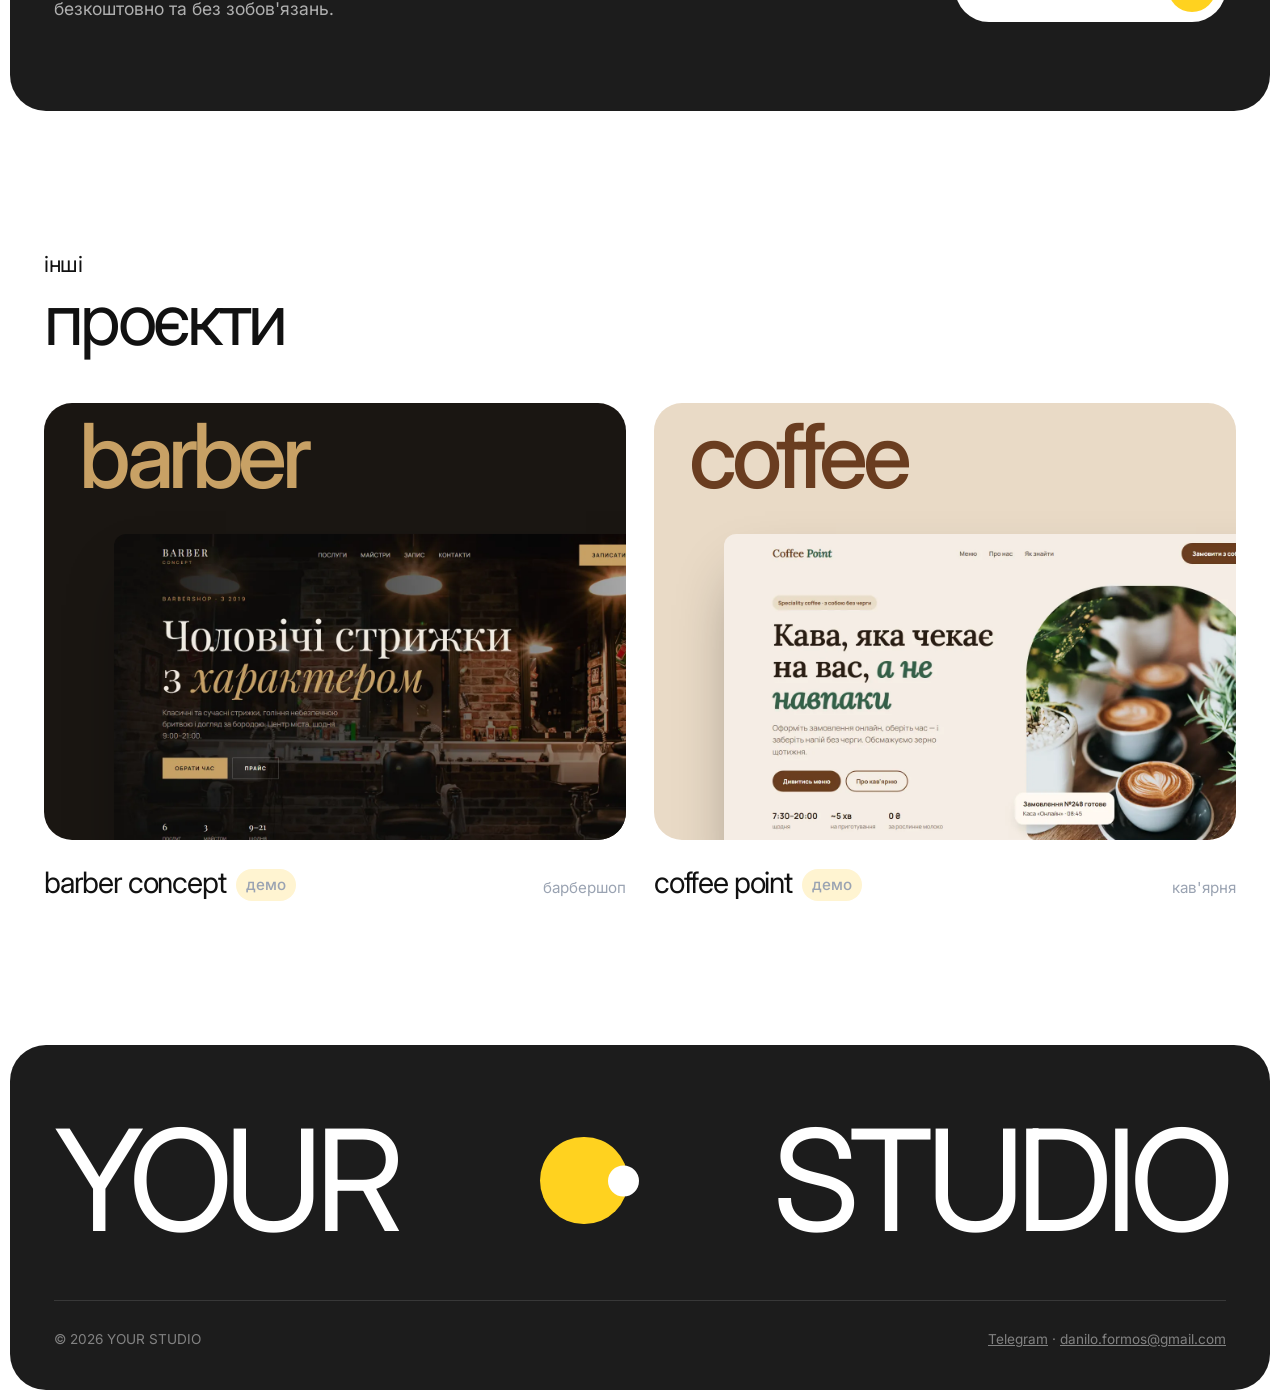
<file: cases/dental.html>
<!doctype html>
<html lang="uk">
<head>
  <meta charset="utf-8">
  <meta name="viewport" content="width=device-width, initial-scale=1">
  <title>Smile Clinic — кейс | YOUR STUDIO</title>
  <meta name="description" content="Сайт стоматології, що знімає головні страхи пацієнта: біль, невідома ціна, незрозуміло до кого йти.">
  <link rel="canonical" href="https://studio-portfolio-xwlc.onrender.com/cases/dental.html">
  <meta property="og:title" content="Smile Clinic — кейс YOUR STUDIO">
  <meta property="og:description" content="Сайт стоматології, що знімає головні страхи пацієнта: біль, невідома ціна, незрозуміло до кого йти.">
  <meta property="og:image" content="https://studio-portfolio-xwlc.onrender.com/assets/shots/dental-desktop.webp">
  <link rel="icon" href="data:image/svg+xml,<svg xmlns='http://www.w3.org/2000/svg' viewBox='0 0 32 32'><rect width='32' height='32' rx='9' fill='%23111'/><circle cx='14' cy='16' r='6' fill='%23ffd21f'/><circle cx='21' cy='16' r='2.5' fill='white'/></svg>">
  <link rel="preconnect" href="https://fonts.googleapis.com">
  <link rel="preconnect" href="https://fonts.gstatic.com" crossorigin>
  <link rel="stylesheet" href="https://fonts.googleapis.com/css2?family=Inter:wght@300;400;500;600&display=swap">
  <link rel="stylesheet" href="../assets/styles.css?v=11">
</head>
<body>
<svg width="0" height="0" style="position:absolute" aria-hidden="true">
  <symbol id="i-arrow" viewBox="0 0 24 24"><path d="M5 12h14M13 6l6 6-6 6"/></symbol>
  <symbol id="i-out" viewBox="0 0 24 24"><path d="M7 17L17 7M8 7h9v9"/></symbol>
</svg>
<a class="skip" href="#main">Перейти до змісту</a>

<header class="site-header">
  <div class="container">
    <a href="../index.html" class="brand" aria-label="YOUR STUDIO — на головну">
      <span class="brand-logo"><span class="brand-mark" aria-hidden="true"></span><span class="brand-name">Your<br>Studio</span></span>
      <span class="brand-sub">Вебстудія<br>для малого<br>бізнесу</span>
    </a>
    <div class="header-right">
      <a href="../index.html?type=services#contact" class="header-link" data-track="cta_case_header">Хочу такий сайт</a>
      <span class="menu-spacer" aria-hidden="true"></span>
    </div>
  </div>
</header>

<button class="menu-btn" aria-expanded="false" aria-controls="menu-panel" aria-label="Відкрити меню"><span></span></button>
<div class="menu-panel" id="menu-panel" aria-hidden="true">
  <nav aria-label="Головне меню">
    <ol>
      <li><a href="../index.html#works">Роботи</a></li>
      <li><a href="../index.html#services">Послуги та ціни</a></li>
      <li><a href="../index.html#process">Як ми працюємо</a></li>
      <li><a href="../index.html#team">Команда</a></li>
      <li><a href="../index.html#faq">Питання</a></li>
      <li><a href="../index.html#contact">Контакти</a></li>
    </ol>
  </nav>
  <div class="menu-contacts">
    <div><small>Telegram</small><a href="https://t.me/Nice_sh0t" target="_blank" rel="noopener">@Nice_sh0t</a></div>
    <div><small>Email</small><a href="mailto:danilo.formos@gmail.com">danilo.formos@gmail.com</a></div>
    <div><small>Графік</small>Пн–Пт, 10:00–19:00</div>
  </div>
</div>

<main id="main">
  <section class="case-hero">
    <div class="container">
      <div class="crumbs"><a href="../index.html">головна</a><span>/</span><a href="../index.html#works">роботи</a><span>/</span><span>smile clinic</span></div>
      <div class="case-hero-grid">
        <div>
          <span class="h-pre">стоматологія · демопроєкт</span>
          <h1 class="display">smile clinic</h1>
        </div>
        <div>
          <p class="lead">Сайт стоматології, що знімає головні страхи пацієнта: біль, невідома ціна, незрозуміло до кого йти.</p>
          <div class="hero-actions">
            <a href="../demos/dental/index.html" target="_blank" rel="noopener" class="btn" data-track="demo_open">Відкрити сайт <span class="dot"><svg class="i"><use href="#i-out"/></svg></span></a>
            <a href="../index.html?type=services#contact" class="link-u" data-track="cta_case_hero">Хочу схожий</a>
          </div>
        </div>
      </div>
    </div>
  </section>

  <div class="stage" style="--tint:#cde6e5;--word:#0e8a8c" aria-label="Інтерактивне прев'ю сайту">
    <span class="word" aria-hidden="true">smile</span>
    <div class="browser">
      <div class="browser-bar"><i></i><i></i><i></i><span>dental.demo — інтерактивне прев'ю, можна гортати й натискати</span></div>
      <div class="frame"><iframe src="../demos/dental/index.html" width="1280" height="720" loading="eager" title="Демосайт Smile Clinic"></iframe></div>
    </div>
  </div>

  <div class="container">
    <dl class="facts">
      <div><dt>Тип</dt><dd>Сайт послуг з калькулятором і записом</dd></div>
      <div><dt>Статус</dt><dd>Демопроєкт</dd></div>
      <div><dt>Строк для реального проєкту</dt><dd>2–3 тижні</dd></div>
      <div><dt>Підійде для</dt><dd>Стоматології, медцентри, косметологія</dd></div>
    </dl>

    <section class="case-sec">
      <h2><span class="h-pre">01</span><span class="h-main">завдання</span></h2>
      <div class="body"><p>Побудувати довіру до клініки ще до першого візиту: показати послуги з цінами «від», лікарів, дати оцінити бюджет і записатися на безкоштовну консультацію.</p></div>
    </section>

    <section class="case-sec">
      <h2><span class="h-pre">02</span><span class="h-main">рішення</span></h2>
      <div class="body"><p>Світлий «медичний» дизайн, блок гарантій на першому екрані, калькулятор орієнтовної вартості з кількістю зубів і коротка форма запису з вибором напряму та бажаної дати.</p></div>
    </section>

    <section class="case-sec">
      <h2><span class="h-pre">03</span><span class="h-main">функції</span></h2>
      <div class="body">
        <p class="muted" style="font-size:1rem;margin-bottom:24px">Чесно позначаємо, що працює в демо, а що підключається в реальному проєкті.</p>
        <ul class="feature-list">
          <li><span>Каталог послуг із цінами «від»</span><span class="status works">працює в демо</span></li>
          <li><span>Калькулятор орієнтовної вартості</span><span class="status works">працює в демо</span></li>
          <li><span>Картки лікарів</span><span class="status works">працює в демо</span></li>
          <li><span>Форма запису з перевіркою полів</span><span class="status works">працює в демо</span></li>
          <li><span>Передача заявки в CRM клініки</span><span class="status demo">у реальному проєкті</span></li>
          <li><span>Онлайн-розклад лікарів</span><span class="status demo">у реальному проєкті</span></li>
        </ul>
      </div>
    </section>

    <section class="case-sec">
      <h2><span class="h-pre">04</span><span class="h-main">мобільна версія</span></h2>
      <div class="body">
        <div class="mobile-stage" style="--tint:#cde6e5">
          <div class="phone-s"><img src="../assets/shots/dental-mobile.webp" alt="Smile Clinic — перший екран на телефоні" width="585" height="1185" loading="lazy"></div>
          <div class="phone-s live"><iframe src="../demos/dental/index.html" width="390" height="760" loading="lazy" title="Мобільна версія Smile Clinic — інтерактивна"></iframe></div>
        </div>
        <p class="mobile-note">Жива мобільна версія — її можна прокручувати й натискати.</p>
      </div>
    </section>

    <section class="case-sec">
      <h2><span class="h-pre">05</span><span class="h-main">процес</span></h2>
      <div class="body">
        <div class="process-grid">
          <div><small>01</small><b>Прототип</b><span>Перший екран відповідає на «чи буде боляче» і «скільки коштує».</span></div>
          <div><small>02</small><b>Дизайн</b><span>Чиста палітра, багато повітря, акценти на діях.</span></div>
          <div><small>03</small><b>Розробка</b><span>Калькулятор і форма без перезавантаження, адаптивна сітка.</span></div>
          <div><small>04</small><b>Перевірка</b><span>Контраст, підписи полів, сценарій запису з телефону.</span></div>
        </div>
        <p class="muted" style="font-size:1rem;margin-top:24px">Технології: HTML, CSS, JavaScript.</p>
      </div>
    </section>

    <section class="case-sec">
      <h2><span class="h-pre">06</span><span class="h-main">результат</span></h2>
      <div class="body"><p class="result-note">Це демонстраційний проєкт, тому бізнес-показників (кількість заявок, конверсія) тут немає. Для реальних замовлень ми публікуємо результати лише з дозволу клієнта.</p></div>
    </section>
  </div>

  <section class="dark-block cta-block">
    <div class="container">
      <div>
        <h2><span class="h-pre">потрібен схожий сайт?</span><span class="h-main">обговоримо</span></h2>
        <p>Розкажемо, скільки це коштуватиме саме для вас, — безкоштовно та без зобов'язань.</p>
      </div>
      <a href="../index.html?type=services#contact" class="btn light" data-track="cta_case_band">Обговорити проєкт <span class="dot"><svg class="i"><use href="#i-arrow"/></svg></span></a>
    </div>
  </section>

  <section>
    <div class="container">
      <div class="sec-head" style="margin-bottom:48px">
        <h2><span class="h-pre">інші</span><span class="h-main">проєкти</span></h2>
      </div>
      <div class="next-grid">
        <article class="work">
          <a href="barber.html" class="shot" style="--tint:#1a1612;--word:#c8a165" aria-label="Кейс Barber Concept"><span class="word">barber</span><span class="screen"><img src="../assets/shots/barber-desktop.webp" alt="" width="1440" height="870" loading="lazy"></span></a>
          <div class="work-meta"><h3><a href="barber.html">barber concept</a><span class="tag-demo">демо</span></h3><span>барбершоп</span></div>
        </article>
        <article class="work">
          <a href="coffee.html" class="shot" style="--tint:#e9dac6;--word:#6a3d20" aria-label="Кейс Coffee Point"><span class="word">coffee</span><span class="screen"><img src="../assets/shots/coffee-desktop.webp" alt="" width="1440" height="870" loading="lazy"></span></a>
          <div class="work-meta"><h3><a href="coffee.html">coffee point</a><span class="tag-demo">демо</span></h3><span>кав'ярня</span></div>
        </article>
      </div>
    </div>
  </section>
</main>

<footer class="site-footer dark-block">
  <div class="container">
    <div class="wordmark" aria-hidden="true"><span>YOUR</span><i></i><span>STUDIO</span></div>
    <div class="footer-bottom" style="border-top:0">
      <span>© <span data-year></span> YOUR STUDIO</span>
      <span><a href="https://t.me/Nice_sh0t" target="_blank" rel="noopener">Telegram</a> · <a href="mailto:danilo.formos@gmail.com">danilo.formos@gmail.com</a></span>
    </div>
  </div>
</footer>
<script src="../assets/main.js?v=11" defer></script>
</body>
</html>
</file>
<file: assets/styles.css>
/* =========================================================
   YOUR STUDIO — дизайн-система
   Білий мінімалізм · великі тонкі заголовки · жовтий акцент
   ========================================================= */
:root {
  --ink: #111111;
  --ink-soft: #1c1c1c;
  --bg: #ffffff;
  --grey: #f2f3f5;
  --grey-2: #e7e9ed;
  --muted: #6b7280;
  --muted-2: #9aa3b2;
  --line: #e5e7eb;
  --line-dark: rgba(255,255,255,.12);
  --accent: #ffd21f;
  --ok: #1f8a4c;
  --warn-bg: #fff4d1;
  --warn: #8a5a00;
  --r-xl: 36px;
  --r-lg: 28px;
  --r: 20px;
  --max: 1320px;
  --font: "Inter", system-ui, -apple-system, "Segoe UI", Roboto, sans-serif;
  --ease: cubic-bezier(.2,.7,.2,1);
}

*, *::before, *::after { box-sizing: border-box; }
html { scroll-behavior: smooth; -webkit-text-size-adjust: 100%; }
@media (prefers-reduced-motion: reduce) { html { scroll-behavior: auto; } *, *::before, *::after { animation: none !important; transition: none !important; } }
body { margin: 0; font-family: var(--font); font-size: 17px; line-height: 1.55; color: var(--ink); background: var(--bg); -webkit-font-smoothing: antialiased; }
body.menu-open { overflow: hidden; }
img { max-width: 100%; display: block; }
a { color: inherit; }
h1, h2, h3, h4, p { margin: 0; }
.container { width: min(100% - 88px, var(--max)); margin-inline: auto; }
@media (max-width: 900px) { .container { width: calc(100% - 40px); } }
@media (max-width: 480px) { .container { width: calc(100% - 32px); } }
.i { width: 20px; height: 20px; flex: none; stroke: currentColor; fill: none; stroke-width: 1.6; stroke-linecap: round; stroke-linejoin: round; }
.muted { color: var(--muted); }
.grey { color: var(--muted-2); }
.skip { position: absolute; left: -999px; top: 8px; background: var(--accent); color: var(--ink); padding: 10px 16px; border-radius: 10px; z-index: 200; font-weight: 600; }
.skip:focus { left: 8px; }
:focus-visible { outline: 2px solid var(--ink); outline-offset: 3px; border-radius: 8px; }
.dark-block :focus-visible, .menu-panel :focus-visible { outline-color: var(--accent); }

/* ---------- Typography ---------- */
.display { font-size: clamp(2.9rem, 6.4vw, 6rem); font-weight: 400; line-height: 1; letter-spacing: -.05em; }
.h-pre { display: block; font-size: clamp(1.15rem, 1.7vw, 1.6rem); font-weight: 400; letter-spacing: -.02em; line-height: 1.2; margin-bottom: 6px; }
.h-main { display: block; font-size: clamp(2.6rem, 5.6vw, 5.2rem); font-weight: 400; letter-spacing: -.05em; line-height: 1; }
.h-statement { font-size: clamp(2rem, 3.8vw, 3.4rem); font-weight: 400; letter-spacing: -.04em; line-height: 1.08; }
.lead { font-size: 1.12rem; line-height: 1.55; }

/* ---------- Buttons ---------- */
.btn {
  display: inline-flex; align-items: center; gap: 18px; height: 68px; padding: 0 10px 0 30px;
  border-radius: 999px; background: var(--ink); color: #fff; border: 0; cursor: pointer;
  font: 400 1.12rem var(--font); letter-spacing: -.01em; text-decoration: none; white-space: nowrap;
  transition: background .25s var(--ease);
}
.btn .dot { width: 48px; height: 48px; border-radius: 50%; background: var(--accent); color: var(--ink); display: grid; place-items: center; transition: transform .35s var(--ease); }
.btn .dot .i { width: 20px; height: 20px; stroke-width: 1.8; }
.btn:hover .dot { transform: rotate(-45deg); }
.btn.light { background: #fff; color: var(--ink); }
.btn.block { width: 100%; justify-content: space-between; }
.btn:disabled { background: var(--grey-2); color: var(--muted-2); cursor: not-allowed; }
.btn:disabled .dot { background: rgba(255,255,255,.7); color: var(--muted-2); transform: none; }
.btn-ghost { display: inline-flex; align-items: center; height: 56px; padding: 0 26px; border-radius: 999px; border: 1px solid var(--line); background: transparent; color: var(--ink); font: 400 1.05rem var(--font); cursor: pointer; text-decoration: none; transition: border-color .2s; }
.btn-ghost:hover { border-color: var(--ink); }
.link-u { font-size: 1.08rem; text-decoration: underline; text-underline-offset: 6px; text-decoration-thickness: 1px; transition: text-decoration-color .2s; }
.link-u:hover { text-decoration-color: var(--accent); }
.arrow-link { display: inline-flex; align-items: center; gap: 10px; text-decoration: none; font-size: 1.02rem; }
.arrow-link .i { transition: transform .3s var(--ease); }
.arrow-link:hover .i { transform: translateX(4px); }

/* ---------- Header & menu ---------- */
.site-header { position: absolute; top: 0; left: 0; right: 0; z-index: 40; }
.site-header .container { display: flex; align-items: center; justify-content: space-between; height: 112px; }
.brand { display: flex; align-items: center; gap: 22px; text-decoration: none; }
.brand-logo { display: flex; align-items: center; gap: 12px; }
.brand-mark { width: 42px; height: 42px; border-radius: 12px; background: var(--ink); display: grid; place-items: center; flex: none; }
.brand-mark::before { content: ""; width: 14px; height: 14px; border-radius: 50%; background: var(--accent); box-shadow: 10px 0 0 -3px #fff; transform: translateX(-4px); }
.brand-name { font-size: .78rem; font-weight: 600; line-height: 1.15; letter-spacing: .02em; text-transform: uppercase; }
.brand-sub { font-size: .72rem; line-height: 1.2; text-transform: uppercase; color: var(--muted); padding-left: 22px; border-left: 1px solid var(--line); }
.header-right { display: flex; align-items: center; gap: 28px; }
.header-link { font-size: 1.05rem; text-decoration: none; }
.header-link:hover { text-decoration: underline; text-underline-offset: 6px; }
.header-right .menu-spacer { width: 56px; height: 56px; }
.menu-btn {
  position: fixed; top: 28px; right: max(22px, calc((100vw - var(--max)) / 2)); z-index: 60;
  width: 56px; height: 56px; border-radius: 50%; border: 0; background: var(--grey); color: var(--ink); cursor: pointer;
  display: grid; place-items: center; transition: background .25s; box-shadow: 0 6px 20px -10px rgba(0,0,0,.25);
}
.menu-btn:hover { background: var(--grey-2); }
.menu-btn span, .menu-btn span::before, .menu-btn span::after { display: block; width: 20px; height: 1.6px; background: currentColor; border-radius: 2px; transition: transform .3s var(--ease), background .2s; position: relative; }
.menu-btn span::before, .menu-btn span::after { content: ""; position: absolute; left: 0; }
.menu-btn span::before { top: -6px; }
.menu-btn span::after { top: 6px; }
.menu-open .menu-btn { background: var(--accent); }
.menu-open .menu-btn span { background: transparent; }
.menu-open .menu-btn span::before { transform: translateY(6px) rotate(45deg); }
.menu-open .menu-btn span::after { transform: translateY(-6px) rotate(-45deg); }
.menu-panel {
  position: fixed; inset: 10px; z-index: 55; background: var(--ink-soft); color: #fff; border-radius: var(--r-xl);
  padding: 110px clamp(24px, 5vw, 72px) 48px; display: grid; grid-template-columns: 1.3fr 1fr; gap: 48px; align-content: space-between;
  opacity: 0; visibility: hidden; transform: translateY(-12px); transition: opacity .3s var(--ease), transform .4s var(--ease), visibility .3s;
  overflow: auto;
}
.menu-open .menu-panel { opacity: 1; visibility: visible; transform: none; }
.menu-panel nav ol { list-style: none; padding: 0; margin: 0; counter-reset: m; border-top: 1px solid var(--line-dark); }
.menu-panel nav li { counter-increment: m; border-bottom: 1px solid var(--line-dark); }
.menu-panel nav a { display: flex; align-items: baseline; gap: 24px; padding: 14px 0; text-decoration: none; font-size: clamp(2rem, 4.4vw, 3.6rem); font-weight: 400; letter-spacing: -.04em; line-height: 1.1; color: rgba(255,255,255,.55); transition: color .2s; }
.menu-panel nav a::before { content: "0" counter(m); font-size: .9rem; letter-spacing: 0; color: var(--accent); width: 28px; flex: none; }
.menu-panel nav a:hover { color: #fff; }
.menu-contacts { align-self: end; display: grid; gap: 22px; font-size: 1.15rem; }
.menu-contacts small { display: block; color: rgba(255,255,255,.5); font-size: .85rem; margin-bottom: 4px; }
.menu-contacts a { text-decoration: none; }
.menu-contacts a:hover { color: var(--accent); }
@media (max-width: 900px) {
  .site-header .container { height: 92px; }
  .brand-sub, .header-link { display: none; }
  .menu-btn { top: 18px; right: 18px; }
  .menu-panel { grid-template-columns: 1fr; padding-top: 96px; }
}

/* ---------- Sections ---------- */
section { padding: 140px 0; scroll-margin-top: 20px; }
@media (max-width: 900px) { section { padding: 96px 0; } }
.sec-head { display: grid; grid-template-columns: 1fr minmax(260px, 380px); gap: 48px; align-items: end; margin-bottom: 72px; }
.sec-head p { font-size: 1.05rem; line-height: 1.5; }
@media (max-width: 900px) { .sec-head { grid-template-columns: 1fr; gap: 24px; margin-bottom: 48px; } }
.dark-block { background: var(--ink-soft); color: #fff; border-radius: var(--r-xl); margin: 0 10px; }
.dark-block .grey { color: rgba(255,255,255,.45); }
.dark-block .muted { color: rgba(255,255,255,.6); }

/* ---------- Hero ---------- */
.hero { padding: 230px 0 0; }
.hero-grid { display: grid; grid-template-columns: 1fr auto; gap: 48px; align-items: end; }
.hero-side { max-width: 420px; padding-bottom: 10px; }
.hero-side .lead { margin-bottom: 34px; }
.hero-actions { display: flex; align-items: center; gap: 28px; flex-wrap: wrap; }
.hero .display { max-width: 900px; font-size: clamp(2.9rem, 5.3vw, 5rem); }
@media (max-width: 1080px) {
  .hero { padding-top: 160px; }
  .hero-grid { grid-template-columns: 1fr; gap: 32px; }
}

/* project strip (marquee) */
.strip { margin-top: 96px; overflow: hidden; padding-bottom: 8px; }
.strip-track { display: flex; gap: 14px; width: max-content; animation: strip 70s linear infinite; }
.strip:hover .strip-track { animation-play-state: paused; }
@keyframes strip { to { transform: translateX(-50%); } }
.strip .shot { width: 340px; flex: none; aspect-ratio: 4 / 3.1; }
@media (max-width: 600px) { .strip .shot { width: 250px; } .strip { margin-top: 64px; } }
@media (prefers-reduced-motion: reduce) { .strip { overflow-x: auto; } }

/* Shot: тонована картка з «екраном» усередині */
.shot { position: relative; display: block; overflow: hidden; border-radius: var(--r-lg); background: var(--tint, var(--grey)); isolation: isolate; text-decoration: none; }
.shot .word {
  position: absolute; left: 6%; top: 3%; z-index: 0; font-size: clamp(3rem, 7vw, 7.5rem); font-weight: 500; letter-spacing: -.06em; line-height: .9;
  color: var(--word, rgba(255,255,255,.92)); white-space: nowrap; pointer-events: none;
}
.strip .shot .word { font-size: 4.6rem; }
.shot .screen {
  position: absolute; z-index: 1; left: 12%; top: 30%; width: 100%; border-radius: 12px; overflow: hidden;
  box-shadow: 0 30px 60px -20px rgba(0,0,0,.45); transition: transform .6s var(--ease);
}
.shot .screen img { width: 100%; height: auto; }
.shot .phone-s {
  position: absolute; z-index: 2; left: 50%; top: 22%; width: 34%; transform: translateX(-50%); border-radius: 24px; overflow: hidden;
  border: 6px solid #0d0d0d; background: #0d0d0d; box-shadow: 0 30px 60px -20px rgba(0,0,0,.55); transition: transform .6s var(--ease);
}
.shot .phone-s img { width: 100%; height: auto; border-radius: 18px; }
.shot.combo .screen { left: 6%; top: 26%; width: 92%; }
.shot.combo .phone-s { left: auto; right: 6%; top: 40%; width: 22%; transform: none; }
a.shot:hover .screen { transform: translateY(-10px); }
a.shot:hover .phone-s { transform: translate(-50%, -10px); }
a.shot.combo:hover .phone-s { transform: translateY(-16px); }

/* ---------- Statement & numbers ---------- */
.statement .h-statement { max-width: 940px; }
.numbers { display: grid; grid-template-columns: 1.15fr 1fr; gap: 48px; margin-top: 72px; padding-top: 56px; border-top: 1px solid var(--line); }
.num-big { display: flex; align-items: flex-start; gap: 24px; }
.num-big b { font-size: clamp(8rem, 18vw, 15rem); font-weight: 300; letter-spacing: -.07em; line-height: .8; }
.num-big span { font-size: 1.35rem; line-height: 1.25; letter-spacing: -.02em; padding-top: 10px; }
.num-big small { display: block; color: var(--muted-2); font-size: .92rem; margin-top: 14px; letter-spacing: 0; }
.num-list { display: grid; gap: 40px; align-content: start; }
.num-item b { display: block; font-size: clamp(2.6rem, 4.6vw, 4rem); font-weight: 300; letter-spacing: -.05em; line-height: 1; }
.num-item b em { font-style: normal; color: var(--accent); }
.num-item span { display: block; margin-top: 8px; }
.niches-row { display: flex; align-items: center; gap: 16px 48px; flex-wrap: wrap; padding: 36px 0; margin-top: 72px; border-block: 1px solid var(--line); }
.niches-row .lbl { color: var(--muted-2); font-size: 1.25rem; line-height: 1.15; letter-spacing: -.02em; }
.niches-row span:not(.lbl) { font-size: 1.25rem; letter-spacing: -.02em; color: var(--muted); }
@media (max-width: 900px) {
  .numbers { grid-template-columns: 1fr; }
  .num-big { flex-direction: column; gap: 16px; }
}

/* ---------- Features (dark accordion) ---------- */
.features { padding: 110px 0; }
.features-grid { display: grid; grid-template-columns: 1fr 1fr; gap: 64px; align-items: stretch; }
.features h2 { margin-bottom: 96px; }
.acc { border-top: 1px solid var(--line-dark); }
.acc-item { border-bottom: 1px solid var(--line-dark); position: relative; }
.acc-item::before { content: ""; position: absolute; left: 0; top: -1px; height: 1px; width: 0; background: var(--accent); transition: width .6s var(--ease); }
.acc-item.on::before { width: 38%; }
.acc-btn { width: 100%; display: flex; align-items: baseline; gap: 28px; padding: 26px 0; background: none; border: 0; color: rgba(255,255,255,.4); font: 400 clamp(1.6rem, 2.6vw, 2.3rem) var(--font); letter-spacing: -.04em; text-align: left; cursor: pointer; transition: color .3s; }
.acc-btn small { font-size: .82rem; letter-spacing: 0; width: 24px; flex: none; color: rgba(255,255,255,.4); }
.acc-item.on .acc-btn { color: #fff; }
.acc-item.on .acc-btn small { color: var(--accent); }
.acc-body { display: grid; grid-template-rows: 0fr; transition: grid-template-rows .45s var(--ease); }
.acc-body > div { overflow: hidden; }
.acc-body p { padding: 0 0 30px 52px; color: rgba(255,255,255,.8); max-width: 520px; }
.acc-item.on .acc-body { grid-template-rows: 1fr; }
.features-media { position: relative; border-radius: var(--r-lg); overflow: hidden; min-height: 560px; background: #0d0d0d; }
.features-media .shot { position: absolute; inset: 0; border-radius: 0; opacity: 0; transition: opacity .6s var(--ease); }
.features-media .shot.on { opacity: 1; }
@media (max-width: 900px) {
  .features-grid { grid-template-columns: 1fr; gap: 40px; }
  .features h2 { margin-bottom: 48px; }
  .features-media { min-height: 420px; }
}

/* ---------- Works ---------- */
.works-grid { display: grid; grid-template-columns: 1.35fr 1fr; gap: 40px 28px; }
.works-col { display: grid; gap: 40px; }
.work .shot { aspect-ratio: 4 / 3.15; }
.work.big { display: flex; flex-direction: column; }
.work.big .shot { aspect-ratio: auto; flex: 1; min-height: 520px; }
.work-meta { display: flex; justify-content: space-between; align-items: baseline; gap: 16px; padding-top: 20px; }
.work-meta h3 { font-size: clamp(1.6rem, 2.3vw, 2.1rem); font-weight: 400; letter-spacing: -.04em; }
.work-meta h3 a { text-decoration: none; }
.work-meta span { color: var(--muted-2); font-size: .95rem; text-align: right; }
.tag-demo { display: inline-block; vertical-align: middle; margin-left: 10px; padding: 4px 10px; border-radius: 999px; background: var(--warn-bg); color: var(--warn); font-size: .72rem; font-weight: 500; letter-spacing: 0; }
@media (max-width: 900px) {
  .works-grid { grid-template-columns: 1fr; }
  .work.big .shot { flex: none; min-height: 0; aspect-ratio: 4 / 3.4; }
}

/* numbered rows list */
.rows-title { margin-top: 120px; margin-bottom: 32px; }
.rows { list-style: none; padding: 0; margin: 0; counter-reset: r; border-top: 1px solid var(--line); }
.rows li { counter-increment: r; border-bottom: 1px solid var(--line); }
.rows a { display: grid; grid-template-columns: 44px 1.3fr 1fr 32px; gap: 16px; align-items: baseline; padding: 22px 0; text-decoration: none; }
.rows a::before { content: "0" counter(r); font-size: .85rem; color: var(--muted-2); }
.rows .t { font-size: clamp(1.4rem, 2.4vw, 2.1rem); letter-spacing: -.04em; color: var(--muted-2); transition: color .25s; line-height: 1.15; }
.rows .d { color: var(--muted-2); font-size: .95rem; }
.rows .i { color: var(--muted-2); justify-self: end; transition: transform .3s var(--ease), color .2s; }
.rows a:hover .t { color: var(--ink); }
.rows a:hover .i { color: var(--ink); transform: rotate(45deg); }
@media (max-width: 700px) {
  .rows a { grid-template-columns: 34px 1fr 24px; }
  .rows .d { grid-column: 2; grid-row: 2; }
}
.rows-cta { margin-top: 48px; }

/* ---------- Pricing ---------- */
.pricing { display: grid; grid-template-columns: repeat(3, 1fr); gap: 14px; }
@media (max-width: 1000px) { .pricing { grid-template-columns: 1fr; max-width: 620px; } }
.price-card { position: relative; display: flex; flex-direction: column; background: var(--grey); border-radius: var(--r-lg); padding: 40px 36px 36px; }
.price-card h3 { font-size: 1.9rem; font-weight: 400; letter-spacing: -.04em; }
.price-card .desc { color: var(--muted); margin-top: 8px; min-height: 3.1em; }
.price { margin: 44px 0 6px; font-size: clamp(2.6rem, 3.6vw, 3.4rem); font-weight: 300; letter-spacing: -.05em; line-height: 1; }
.price small { font-size: 1rem; letter-spacing: 0; color: var(--muted); margin-right: 6px; font-weight: 400; }
.term { color: var(--muted); font-size: .95rem; }
.price-card ul { list-style: none; padding: 28px 0 0; margin: 28px 0 36px; border-top: 1px solid var(--grey-2); display: grid; gap: 12px; flex: 1; align-content: start; }
.price-card li { display: flex; gap: 12px; line-height: 1.45; }
.price-card li .i { width: 18px; height: 18px; margin-top: 3px; }
.price-card.featured { background: var(--ink-soft); color: #fff; }
.price-card.featured .desc, .price-card.featured .term, .price-card.featured .price small { color: rgba(255,255,255,.55); }
.price-card.featured ul { border-color: var(--line-dark); }
.price-card.featured li .i { color: var(--accent); }
.price-card .flag { position: absolute; top: 40px; right: 32px; padding: 6px 12px; border-radius: 999px; background: var(--accent); color: var(--ink); font-size: .78rem; font-weight: 500; }
.price-card .btn { height: 60px; font-size: 1.02rem; }
.price-card .btn .dot { width: 42px; height: 42px; }
.price-card:not(.featured) .btn { background: #fff; color: var(--ink); }
.included { display: grid; grid-template-columns: repeat(4, 1fr); gap: 32px; margin-top: 72px; }
.included div { border-top: 1px solid var(--line); padding-top: 22px; }
.included b { display: block; font-weight: 500; font-size: 1.1rem; letter-spacing: -.02em; margin-bottom: 6px; }
.included p { color: var(--muted); font-size: .95rem; }
.note { margin-top: 40px; color: var(--muted); font-size: .93rem; }
@media (max-width: 900px) { .included { grid-template-columns: 1fr 1fr; } }
@media (max-width: 520px) { .included { grid-template-columns: 1fr; } }

/* ---------- Process (dark) ---------- */
.process { padding: 120px 0; }
.process .sec-head p { color: rgba(255,255,255,.7); }
.steps { list-style: none; padding: 0; margin: 0; display: grid; grid-template-columns: repeat(5, 1fr); counter-reset: s; border-top: 1px solid var(--line-dark); }
.steps li { counter-increment: s; position: relative; padding: 30px 28px 0 0; }
.steps li::before { content: "0" counter(s); display: block; color: var(--accent); font-size: .85rem; margin-bottom: 26px; }
.steps li::after { content: ""; position: absolute; left: 0; top: -1px; width: 40%; height: 1px; background: var(--accent); }
.steps h3 { font-size: 1.45rem; font-weight: 400; letter-spacing: -.03em; margin-bottom: 10px; }
.steps p { color: rgba(255,255,255,.6); font-size: .95rem; }
.steps .pay { display: inline-block; margin-top: 14px; color: var(--accent); font-size: .85rem; }
.terms-row { display: grid; grid-template-columns: 1fr 1fr; gap: 14px; margin-top: 88px; }
.terms-box { background: rgba(255,255,255,.05); border-radius: var(--r-lg); padding: 36px; }
.terms-box h3 { font-size: 1.6rem; font-weight: 400; letter-spacing: -.03em; margin-bottom: 24px; }
.terms { list-style: none; padding: 0; margin: 0; display: grid; gap: 14px; }
.terms li { display: flex; gap: 14px; color: rgba(255,255,255,.75); }
.terms .i { color: var(--accent); width: 18px; height: 18px; margin-top: 3px; }
@media (max-width: 1000px) {
  .steps { grid-template-columns: 1fr 1fr; gap: 40px 24px; }
  .terms-row { grid-template-columns: 1fr; }
}
@media (max-width: 560px) { .steps { grid-template-columns: 1fr; } }

/* ---------- Team ---------- */
.team { display: grid; grid-template-columns: 1fr 1fr; gap: 28px; }
@media (max-width: 800px) { .team { grid-template-columns: 1fr; } }
.person .photo { aspect-ratio: 5 / 4; border-radius: var(--r-lg); background: var(--grey); overflow: hidden; display: grid; place-items: center; position: relative; }
.person .photo img { width: 100%; height: 100%; object-fit: cover; }
.person .photo .mono { font-size: clamp(5rem, 10vw, 8rem); font-weight: 300; letter-spacing: -.07em; color: #d9dce2; }
.person .photo .hint { position: absolute; left: 20px; bottom: 18px; font-size: .8rem; color: var(--muted-2); }
.person-meta { display: flex; justify-content: space-between; align-items: baseline; gap: 16px; padding: 22px 0 12px; border-bottom: 1px solid var(--line); }
.person-meta h3 { font-size: 1.9rem; font-weight: 400; letter-spacing: -.04em; }
.person-meta span { color: var(--muted-2); text-align: right; }
.person p { color: var(--muted); padding-top: 14px; max-width: 520px; }

/* ---------- FAQ ---------- */
.faq-list { border-top: 1px solid var(--line); }
.faq-list details { border-bottom: 1px solid var(--line); }
.faq-list summary { display: grid; grid-template-columns: 44px 1fr 48px; gap: 16px; align-items: center; padding: 28px 0; cursor: pointer; list-style: none; }
.faq-list summary::-webkit-details-marker { display: none; }
.faq-list summary .n { font-size: .85rem; color: var(--muted-2); }
.faq-list summary .q { font-size: clamp(1.25rem, 2vw, 1.7rem); letter-spacing: -.03em; line-height: 1.2; }
.faq-list summary .pm { width: 48px; height: 48px; border-radius: 50%; background: var(--grey); display: grid; place-items: center; transition: transform .35s var(--ease), background .2s; }
.faq-list summary .pm::before { content: "+"; font-size: 1.5rem; font-weight: 300; line-height: 1; }
.faq-list details[open] .pm { transform: rotate(45deg); background: var(--accent); }
.faq-list details p { padding: 0 64px 30px 60px; color: var(--muted); max-width: 820px; font-size: 1.05rem; }
@media (max-width: 600px) { .faq-list summary { grid-template-columns: 1fr 44px; } .faq-list summary .n { display: none; } .faq-list details p { padding: 0 0 26px; } }

/* ---------- Quiz ---------- */
.contact-intro { display: grid; grid-template-columns: 1fr minmax(260px, 420px); gap: 48px; align-items: end; margin-bottom: 56px; }
.contact-intro .side p + p { margin-top: 14px; }
@media (max-width: 900px) { .contact-intro { grid-template-columns: 1fr; gap: 24px; } }
.quiz { background: var(--grey); border-radius: var(--r-xl); padding: clamp(28px, 4vw, 56px); }
.quiz-top { color: var(--muted-2); font-size: .92rem; margin-bottom: 14px; }
.quiz-bars { display: grid; grid-template-columns: repeat(4, 1fr); gap: 6px; margin-bottom: 48px; }
.quiz-bars span { height: 3px; border-radius: 3px; background: var(--grey-2); transition: background .3s; }
.quiz-bars span.on { background: var(--ink); }
.quiz fieldset { border: 0; padding: 0; margin: 0; min-width: 0; }
.quiz legend { font-size: clamp(1.7rem, 3vw, 2.4rem); letter-spacing: -.04em; line-height: 1.15; margin-bottom: 32px; padding: 0; }
.options { display: grid; grid-template-columns: repeat(2, 1fr); gap: 12px; }
.options.four { grid-template-columns: repeat(4, 1fr); }
@media (max-width: 1000px) { .options.four { grid-template-columns: repeat(2, 1fr); } }
@media (max-width: 560px) { .options, .options.four { grid-template-columns: 1fr; } }
.option { position: relative; display: block; }
.option input { position: absolute; opacity: 0; inset: 0; margin: 0; cursor: pointer; }
.option > span { display: flex; flex-direction: column; gap: 4px; height: 100%; padding: 24px; background: #fff; border-radius: var(--r); border: 1.5px solid transparent; cursor: pointer; transition: border-color .2s, box-shadow .2s; font-size: 1.15rem; letter-spacing: -.02em; }
.option > span .i { width: 30px; height: 30px; stroke-width: 1.3; margin-bottom: 36px; }
.option small { color: var(--muted); font-size: .88rem; letter-spacing: 0; }
.option:hover > span { box-shadow: 0 10px 30px -18px rgba(0,0,0,.35); }
.option input:checked + span { border-color: var(--ink); }
.option input:focus-visible + span { outline: 2px solid var(--ink); outline-offset: 3px; }
.option.compact > span { flex-direction: row; align-items: center; gap: 14px; padding: 20px 22px; }
.option.compact > span::before { content: ""; flex: none; width: 22px; height: 22px; border-radius: 50%; border: 1.5px solid var(--grey-2); background: #fff; transition: all .15s; }
.option.compact input[type="checkbox"] + span::before { border-radius: 7px; }
.option.compact input:checked + span::before { border: 7px solid var(--ink); }
.option.compact input[type="checkbox"]:checked + span::before { border: 0; background: var(--ink) url("data:image/svg+xml,%3Csvg xmlns='http://www.w3.org/2000/svg' viewBox='0 0 24 24' fill='none' stroke='%23ffd21f' stroke-width='3' stroke-linecap='round' stroke-linejoin='round'%3E%3Cpath d='M5 12.5l4.5 4.5L19 7.5'/%3E%3C/svg%3E") center / 14px no-repeat; }
.fields { display: grid; grid-template-columns: 1fr 1fr; gap: 12px; }
.fields .full { grid-column: 1 / -1; }
@media (max-width: 640px) { .fields { grid-template-columns: 1fr; } }
.field { display: grid; gap: 8px; }
.field label { font-size: .9rem; color: var(--muted); }
.field input, .field textarea { font: 400 1.05rem var(--font); padding: 18px 20px; border: 1.5px solid transparent; border-radius: 16px; background: #fff; color: var(--ink); transition: border-color .2s; }
.field input:focus, .field textarea:focus { border-color: var(--ink); outline: none; }
.field textarea { resize: vertical; min-height: 110px; }
.quiz-nav { display: flex; justify-content: flex-end; align-items: center; gap: 16px; margin-top: 40px; flex-wrap: wrap; }
.quiz-nav [data-back] { margin-right: auto; }
.quiz-error { color: #b42318; font-size: .95rem; min-height: 1.4em; margin-top: 18px; }
.quiz-privacy { margin-top: 20px; color: var(--muted-2); font-size: .85rem; }
.quiz-done .tick { width: 64px; height: 64px; border-radius: 50%; background: var(--accent); display: grid; place-items: center; margin-bottom: 28px; }
.quiz-done .tick .i { width: 28px; height: 28px; stroke-width: 2; }
.quiz-done h3 { font-size: clamp(2rem, 3.4vw, 3rem); font-weight: 400; letter-spacing: -.04em; margin-bottom: 16px; }
.quiz-done p { max-width: 640px; color: var(--muted); }
.quiz-done p + p { margin-top: 12px; color: var(--ink); }
.hidden { display: none !important; }

/* ---------- Footer ---------- */
.site-footer { margin: 0 10px 10px; padding: 72px 0 40px; }
.wordmark { display: flex; align-items: center; justify-content: space-between; gap: 2vw; font-size: clamp(2.6rem, 11vw, 11.5rem); font-weight: 400; letter-spacing: -.06em; line-height: .9; padding-bottom: 56px; border-bottom: 1px solid var(--line-dark); white-space: nowrap; }
.wordmark i { flex: none; width: .62em; height: .62em; border-radius: 50%; background: var(--accent); position: relative; }
.wordmark i::after { content: ""; position: absolute; right: -.08em; top: 50%; width: .22em; height: .22em; border-radius: 50%; background: #fff; transform: translateY(-50%); }
.footer-grid { display: grid; grid-template-columns: repeat(4, 1fr); gap: 40px; padding: 48px 0; }
.footer-grid h4 { font-size: 1.6rem; font-weight: 400; letter-spacing: -.03em; margin-bottom: 6px; }
.footer-grid p, .footer-grid a { color: rgba(255,255,255,.6); font-size: .95rem; text-decoration: none; }
.footer-grid a:hover { color: var(--accent); }
.footer-grid ul { list-style: none; margin: 0; padding: 0; display: grid; gap: 8px; }
.footer-bottom { display: flex; justify-content: space-between; gap: 16px; flex-wrap: wrap; padding-top: 28px; border-top: 1px solid var(--line-dark); color: rgba(255,255,255,.45); font-size: .85rem; }
@media (max-width: 900px) { .footer-grid { grid-template-columns: 1fr 1fr; } }
@media (max-width: 520px) { .footer-grid { grid-template-columns: 1fr; } }

/* =========================================================
   Сторінка кейсу
   ========================================================= */
.case-hero { padding: 200px 0 64px; }
.crumbs { display: flex; gap: 10px; flex-wrap: wrap; color: var(--muted-2); font-size: .95rem; margin-bottom: 40px; }
.crumbs a { text-decoration: none; }
.crumbs a:hover { color: var(--ink); }
.case-hero-grid { display: grid; grid-template-columns: 1fr minmax(260px, 420px); gap: 48px; align-items: end; }
.case-hero .display { margin-top: 10px; }
.case-hero .lead { margin-bottom: 32px; }
@media (max-width: 1000px) { .case-hero { padding-top: 150px; } .case-hero-grid { grid-template-columns: 1fr; gap: 28px; } }
.stage { margin: 0 10px; border-radius: var(--r-xl); background: var(--tint, var(--grey)); padding: 0 clamp(16px, 6vw, 96px); overflow: hidden; position: relative; }
.stage .word { position: absolute; left: 4%; top: 2%; font-size: clamp(4rem, 15vw, 15rem); font-weight: 500; letter-spacing: -.06em; line-height: .9; color: var(--word, rgba(255,255,255,.9)); white-space: nowrap; pointer-events: none; }
.browser { position: relative; background: #fff; border-radius: 14px 14px 0 0; overflow: hidden; box-shadow: 0 40px 80px -30px rgba(0,0,0,.55); max-width: 1180px; margin: clamp(72px, 12vw, 180px) auto 0; }
.browser-bar { display: flex; align-items: center; gap: 7px; height: 40px; padding: 0 16px; background: #f3f4f6; border-bottom: 1px solid var(--line); }
.browser-bar i { width: 11px; height: 11px; border-radius: 50%; background: #d7dae0; }
.browser-bar span { margin: 0 auto; padding: 3px 16px; border-radius: 8px; background: #fff; color: var(--muted); font-size: .75rem; }
.frame { position: relative; width: 100%; aspect-ratio: 16 / 9; overflow: hidden; background: #eee; }
.frame iframe { position: absolute; top: 0; left: 0; width: 1280px; height: 720px; max-width: none; border: 0; transform-origin: 0 0; }
.facts { display: grid; grid-template-columns: repeat(4, 1fr); gap: 32px; padding: 64px 0 0; margin: 0; }
.facts div { border-top: 1px solid var(--line); padding-top: 18px; }
.facts dt { color: var(--muted-2); font-size: .9rem; margin-bottom: 6px; }
.facts dd { margin: 0; font-size: 1.1rem; letter-spacing: -.01em; }
@media (max-width: 900px) { .facts { grid-template-columns: 1fr 1fr; } }
.case-sec { display: grid; grid-template-columns: 380px 1fr; gap: 48px; padding: 96px 0; border-bottom: 1px solid var(--line); }
.case-sec:last-of-type { border-bottom: 0; }
.case-sec .h-main { font-size: clamp(2.2rem, 3.6vw, 3.4rem); }
.case-sec .body { font-size: 1.2rem; line-height: 1.6; letter-spacing: -.01em; }
.case-sec .body > p { max-width: 760px; }
.case-sec .body > p + p { margin-top: 18px; }
@media (max-width: 1000px) { .case-sec { grid-template-columns: 1fr; gap: 28px; padding: 72px 0; } }
.feature-list { list-style: none; padding: 0; margin: 0; border-top: 1px solid var(--line); }
.feature-list li { display: flex; justify-content: space-between; align-items: center; gap: 20px; padding: 20px 0; border-bottom: 1px solid var(--line); font-size: 1.12rem; }
.status { flex: none; padding: 5px 12px; border-radius: 999px; font-size: .78rem; font-weight: 500; white-space: nowrap; }
.status.works { background: #e3f4e9; color: var(--ok); }
.status.demo { background: var(--warn-bg); color: var(--warn); }
.mobile-stage { display: flex; justify-content: center; align-items: flex-end; gap: clamp(16px, 4vw, 48px); padding: clamp(32px, 5vw, 72px) 20px 0; border-radius: var(--r-xl); background: var(--tint, var(--grey)); overflow: hidden; }
.mobile-stage .phone-s { width: clamp(180px, 24vw, 300px); border-radius: 34px 34px 0 0; border: 8px solid #0d0d0d; border-bottom: 0; background: #0d0d0d; overflow: hidden; box-shadow: 0 30px 60px -20px rgba(0,0,0,.5); }
.mobile-stage .phone-s img { width: 100%; height: auto; border-radius: 26px 26px 0 0; }
.mobile-stage .phone-s.live { position: relative; aspect-ratio: 390 / 760; }
.mobile-stage .phone-s.live iframe { position: absolute; top: 0; left: 0; width: 390px; height: 760px; max-width: none; border: 0; transform-origin: 0 0; border-radius: 26px 26px 0 0; }
.mobile-note { text-align: center; color: var(--muted-2); font-size: .9rem; margin-top: 16px; }
.process-grid { display: grid; grid-template-columns: 1fr 1fr; gap: 12px; }
.process-grid div { background: var(--grey); border-radius: var(--r); padding: 28px; }
.process-grid small { display: block; color: var(--muted-2); margin-bottom: 18px; font-size: .85rem; }
.process-grid b { display: block; font-weight: 400; font-size: 1.4rem; letter-spacing: -.03em; margin-bottom: 6px; }
.process-grid span { color: var(--muted); font-size: 1rem; }
@media (max-width: 640px) { .process-grid { grid-template-columns: 1fr; } }
.result-note { padding: 28px; border-radius: var(--r); border: 1px dashed #c8ccd4; color: var(--muted); font-size: 1.02rem; }
.cta-block { padding: clamp(48px, 7vw, 100px) 0; }
.cta-block .container { display: grid; grid-template-columns: 1fr auto; gap: 40px; align-items: end; }
.cta-block p { color: rgba(255,255,255,.65); margin-top: 20px; max-width: 520px; font-size: 1.1rem; }
@media (max-width: 800px) { .cta-block .container { grid-template-columns: 1fr; } }
.next-grid { display: grid; grid-template-columns: 1fr 1fr; gap: 28px; }
.next-grid .shot { aspect-ratio: 4 / 3; }
@media (max-width: 800px) { .next-grid { grid-template-columns: 1fr; } }
.case-sec > * { min-width: 0; }
.browser-bar span { max-width: 70%; overflow: hidden; text-overflow: ellipsis; white-space: nowrap; }
@media (max-width: 640px) {
  .mobile-stage .phone-s:not(.live) { display: none; }
  .mobile-stage .phone-s.live { width: min(100%, 280px); }
}

/* пастка для ботів у формі заявки */
.hp { position: absolute !important; left: -10000px; width: 1px; height: 1px; overflow: hidden; }
.quiz { position: relative; }
.quiz-error a { color: inherit; }
</file>
